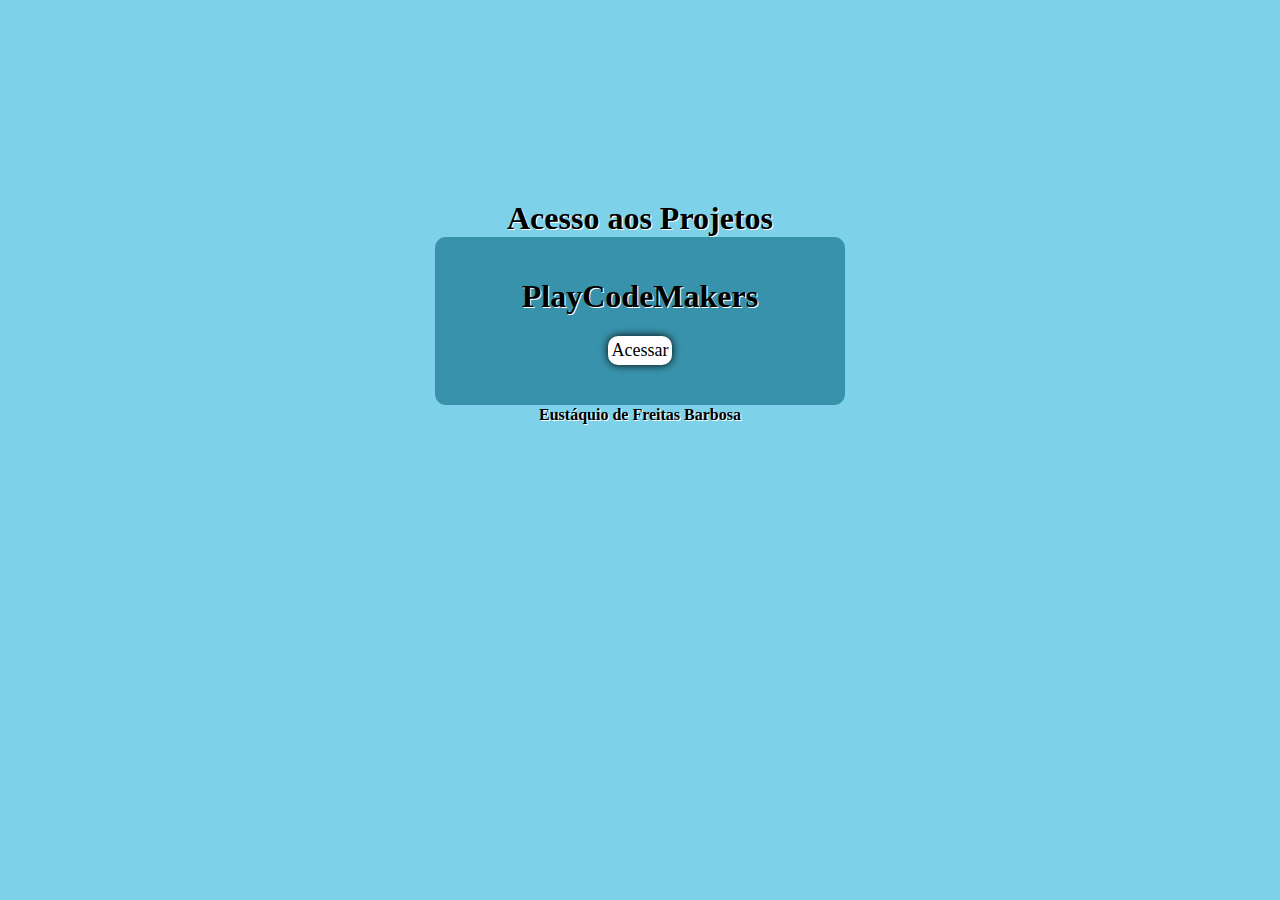
<file: index.html>
<!DOCTYPE html>
<html lang="en">
<head>
    <meta charset="UTF-8">
    <meta name="viewport" content="width=device-width, initial-scale=1.0">
    <meta http-equiv="X-UA-Compatible" content="ie=edge">
    <link rel="stylesheet" href="normalize.css">
    <link rel="stylesheet" href="estilo.css">
    <title>Projeto - PlayCodeMakers</title>
</head>
<body>
<center>
    <h1 class="titulo">Acesso aos Projetos</h1>
    <form >
         <h1>PlayCodeMakers</h1>
        <button class=botao><a href="pm-projeto004">Acessar</a></button>
    </form>
    <h4>Eustáquio de Freitas Barbosa</h4>
</center>

</body>
</html>
</file>
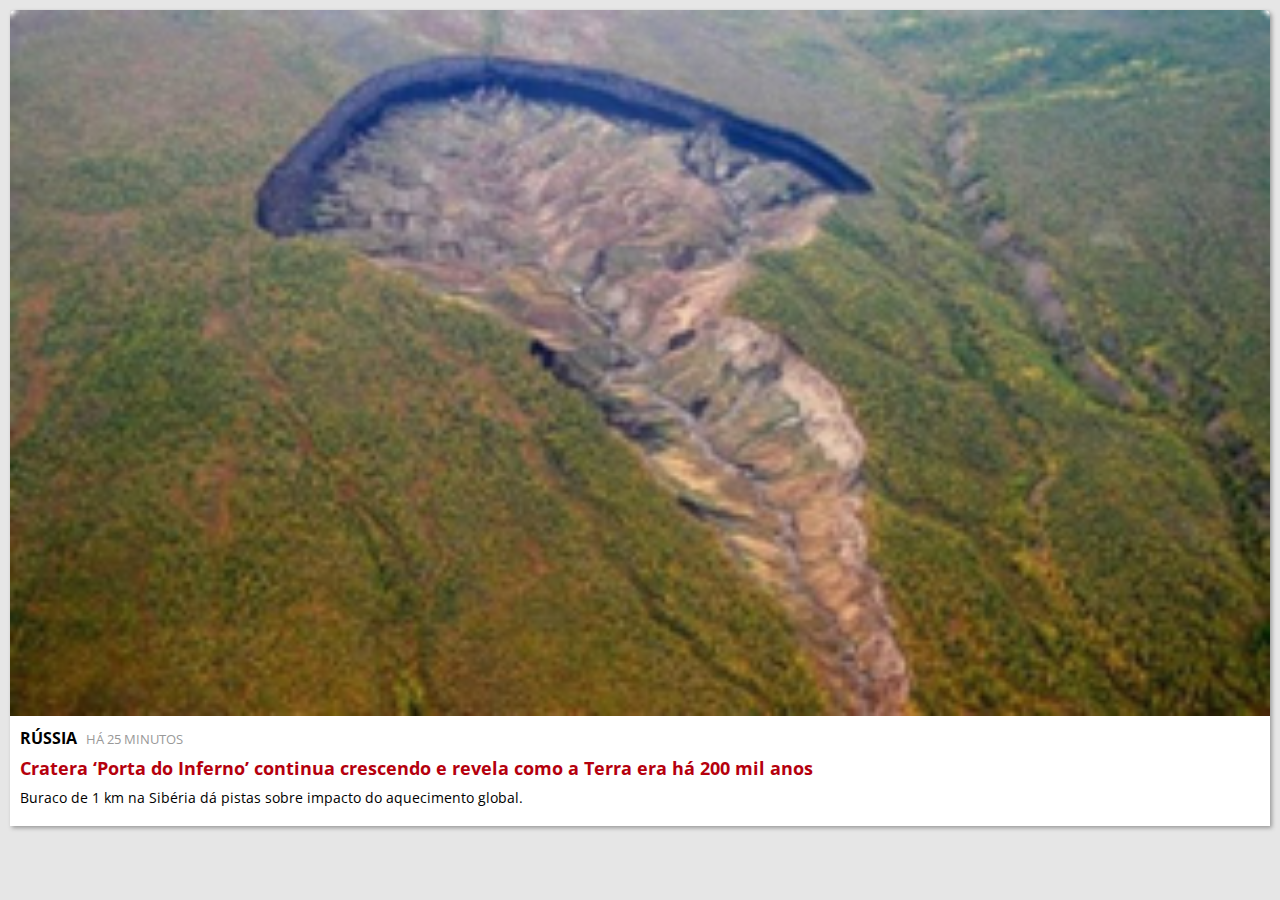
<file: pm-projeto002/index.html>
<!DOCTYPE html>
<html>
<head>
    <meta charset="utf-8" />
    <meta http-equiv="X-UA-Compatible" content="IE=edge">
    <meta name="viewport" content="width=device-width, initial-scale=1">
    <link rel="stylesheet" type="text/css" media="screen" href="normalize.css"/>
    <link rel="stylesheet" href="index.css">
    <link href="https://fonts.googleapis.com/css?family=Open+Sans" rel="stylesheet">
    <title>PlayCodeMakers-Projeto-002</title>
</head>
<body>
    <div class="noticia">
        <a 
            href="http://bit.ly/pm-proj002-noticia"><img src="cratera.png"  alt="Foto Cratera">
        </a>
        <div class="texto">
            <div class="detalhes">
                <span class="pais">rússia</span>
                <span class="tempo">há 25 minutos</span>
            </div>
            <h2><a href="http://bit.ly/pm-proj002-noticia">
                Cratera ‘Porta do Inferno’ continua crescendo e revela como a Terra era há 200 mil anos</a>
            </h2>
            <p>
                Buraco de 1 km na Sibéria dá pistas sobre impacto do aquecimento global.
            </p>
        </div>
    </div>
</body>
</html>
</file>
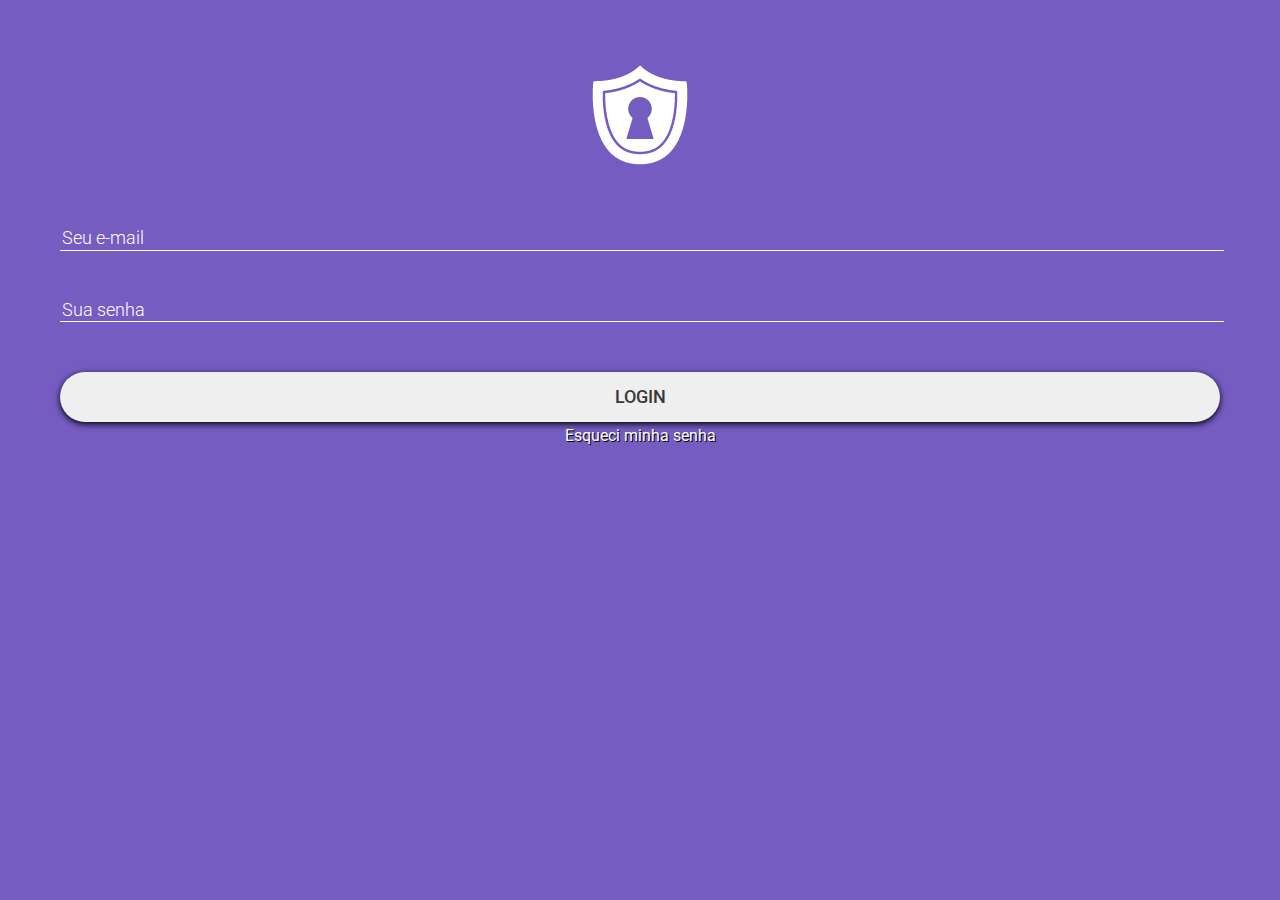
<file: pm-projeto003/index.html>
<!DOCTYPE html>
<html>
<head>
    <meta charset="utf-8" />
    <meta http-equiv="X-UA-Compatible" content="IE=edge">
    <meta name="viewport" content="width=device-width, initial-scale=1">
    <link href="https://fonts.googleapis.com/css?family=Roboto:300,400,500" rel="stylesheet">
    <link rel="stylesheet" type="text/css" media="screen" href="normalize.css" />
    <link rel="stylesheet" href="estilo.css">
    <title>PlayCodeMakers-Projeto-003</title>

</head>
<body>
    <img src="2-layers.png">
    <form action="">
        <input type="email" placeholder="Seu e-mail">
        <input type="password" placeholder="Sua senha">
       <button>Login</button>
    </form>
    <a href="senha.html">Esqueci minha senha</a>
    
    
</body>
</html>
</file>
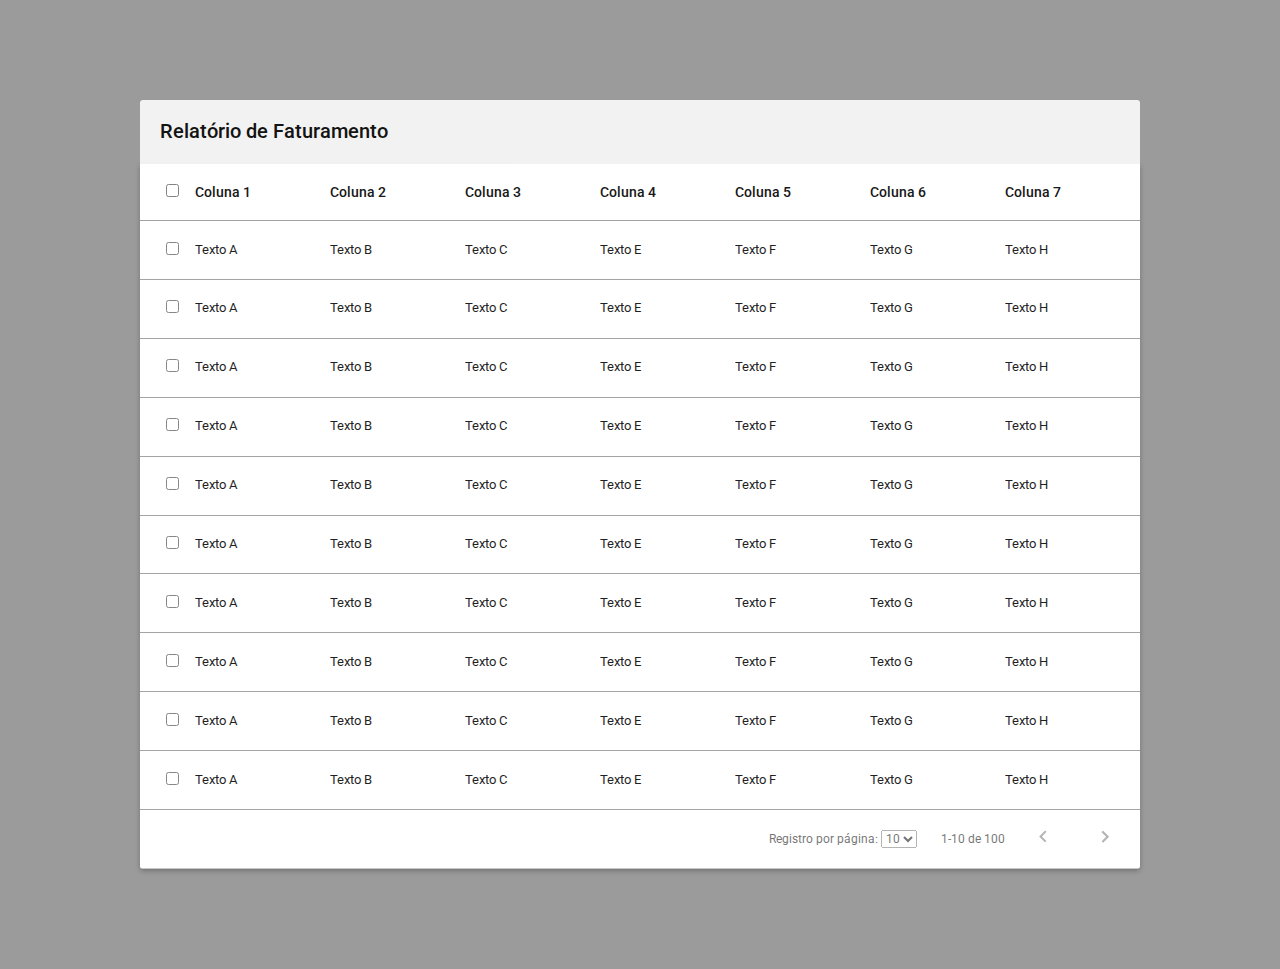
<file: pm-projeto005/index.html>
<!DOCTYPE html>
<html lang="en">
<head>
  <meta charset="UTF-8">
  <meta name="viewport" content="width=device-width, initial-scale=1.0">
  <meta http-equiv="X-UA-Compatible" content="ie=edge">
  <link href="https://fonts.googleapis.com/css?family=Roboto:400,500,700,900" rel="stylesheet">

  <link rel="stylesheet" href="normalize.css">
  <link rel="stylesheet" href="index.css">
  <title>PlayCodeMakers-Projeto-005</title>
</head>
<body>
  
    <table>
      <caption>
        <header>Relatório de Faturamento</header>
      </caption>
      <thead>
        <tr>
          <th><input type="checkbox"></th>
          <th>Coluna 1</th>
          <th>Coluna 2</th>
          <th>Coluna 3</th>
          <th>Coluna 4</th>
          <th>Coluna 5</th>
          <th>Coluna 6</th>
          <th>Coluna 7</th>
        </tr>
      </thead>
      <tbody>
        <tr>
          <td><input type="checkbox"></td>
          <td>Texto A</td>
          <td>Texto B</td>
          <td>Texto C</td>
          <td>Texto E</td>
          <td>Texto F</td>
          <td>Texto G</td>
          <td>Texto H</td>
        </tr>
        <tr>
          <td><input type="checkbox"></td>
          <td>Texto A</td>
          <td>Texto B</td>
          <td>Texto C</td>
          <td>Texto E</td>
          <td>Texto F</td>
          <td>Texto G</td>
          <td>Texto H</td>
        </tr>
        <tr>
          <td><input type="checkbox"></td>
          <td>Texto A</td>
          <td>Texto B</td>
          <td>Texto C</td>
          <td>Texto E</td>
          <td>Texto F</td>
          <td>Texto G</td>
          <td>Texto H</td>
        </tr>
        <tr>
          <td><input type="checkbox" name="" id=""></td>
          <td>Texto A</td>
          <td>Texto B</td>
          <td>Texto C</td>
          <td>Texto E</td>
          <td>Texto F</td>
          <td>Texto G</td>
          <td>Texto H</td>
        </tr>
        <tr>
          <td><input type="checkbox"></td>
          <td>Texto A</td>
          <td>Texto B</td>
          <td>Texto C</td>
          <td>Texto E</td>
          <td>Texto F</td>
          <td>Texto G</td>
          <td>Texto H</td>
        </tr>
        <tr>
          <td><input type="checkbox"></td>
          <td>Texto A</td>
          <td>Texto B</td>
          <td>Texto C</td>
          <td>Texto E</td>
          <td>Texto F</td>
          <td>Texto G</td>
          <td>Texto H</td>
        </tr>
        <tr>
          <td><input type="checkbox"></td>
          <td>Texto A</td>
          <td>Texto B</td>
          <td>Texto C</td>
          <td>Texto E</td>
          <td>Texto F</td>
          <td>Texto G</td>
          <td>Texto H</td>
        </tr>
        <tr>
          <td><input type="checkbox"></td>
          <td>Texto A</td>
          <td>Texto B</td>
          <td>Texto C</td>
          <td>Texto E</td>
          <td>Texto F</td>
          <td>Texto G</td>
          <td>Texto H</td>
        </tr>
        <tr>
          <td><input type="checkbox"></td>
          <td>Texto A</td>
          <td>Texto B</td>
          <td>Texto C</td>
          <td>Texto E</td>
          <td>Texto F</td>
          <td>Texto G</td>
          <td>Texto H</td>
        </tr>
        <tr>
          <td><input type="checkbox"></td>
          <td>Texto A</td>
          <td>Texto B</td>
          <td>Texto C</td>
          <td>Texto E</td>
          <td>Texto F</td>
          <td>Texto G</td>
          <td>Texto H</td>
        </tr>
      </tbody>
      <tfoot>
        <tr>
          <td colspan="8" class="rodape">
            Registro por página: 
            <select>
              <option value="10">10</option>
              <option value="20">20</option>
              <option value="30">30</option>
            </select>
            <span>1-10 de 100</span>
            <a href="#"><img src="anterior.png"></a>
            <a href="#"><img src="proximo.png" ></a>
        </tr>
      </tfoot>
    </table>
</body>
</html>
</file>
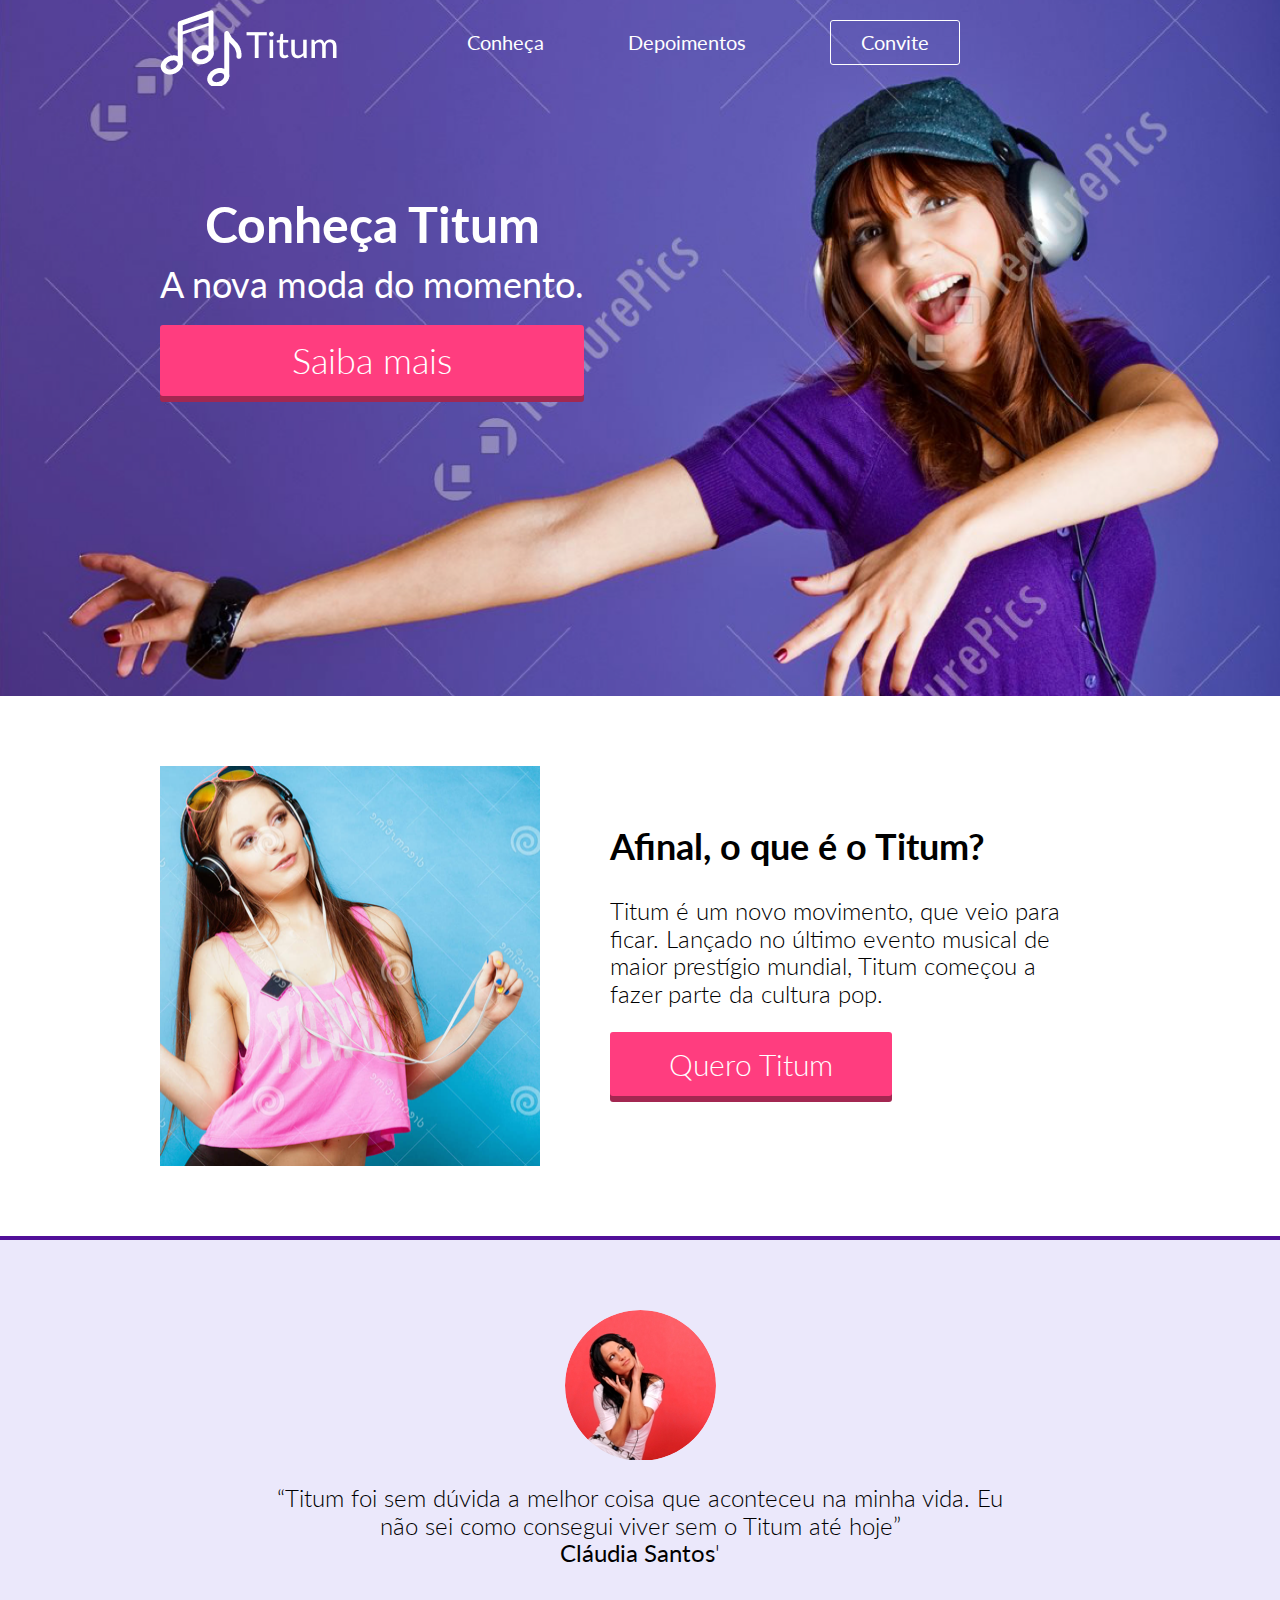
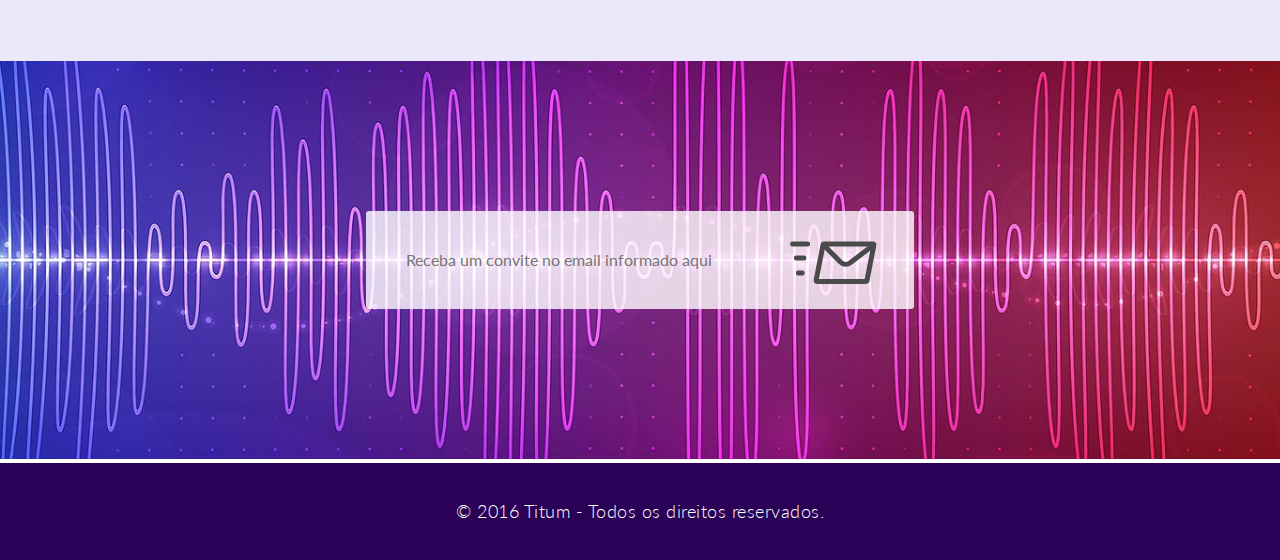
<file: pm-projeto007/index.html>
<!DOCTYPE html>
<html lang="en">
<head>
    <meta charset="UTF-8">
    <meta name="viewport" content="width=device-width, initial-scale=1.0">
    <meta http-equiv="X-UA-Compatible" content="ie=edge">
    <link href="https://fonts.googleapis.com/css?family=Lato:100,100i,300,300i,400,400i,700,700i,900,900i&amp;subset=latin-ext" rel="stylesheet">
    <link rel="stylesheet" href="css/normalize.css">
    <link rel="stylesheet" href="css/estilo.css">
    <title>Projeto 007 </title>
</head>
<body>
    <header>
        <div class="container">
          <h1>
            <span>Titum</span>
          </h1>
           <nav>
            <ul>
                <li><a href="#conheca">Conheça</a></li>
                <li><a href="#depoimento">Depoimentos</a></li>
                <li><a href="#convite">Convite</a></li>
            </ul>
           </nav>
        </div>
    </header> 
    <section id="topo">
        <div class="container">
            <div class="chamada">
                <h2>Conheça Titum</h2>
                <p>A nova moda do momento.</p>
                <a href="#conheca" class="botao">Saiba mais</a>
            </div>
        </div>
    </section>
    <section id="conheca">
        <div class="container">
            <img src="img/imgtitim.png">
            <div class="texto">
                <h2>Afinal, o que é o Titum?</h2>
                <p>Titum é um novo movimento, que veio para ficar. Lançado no último evento musical de maior prestígio mundial, Titum começou a fazer parte da cultura pop.</p>
                <a href="#convite" class="botao">Quero Titum</a>
            </div>
        </div>
    </section>
    <section id="depoimento">
        <div class="container">
                <img src="img/titim.png">
                <p>“Titum foi sem dúvida a melhor coisa que aconteceu na minha vida. Eu não sei como consegui viver sem o Titum até hoje”  <br>   <strong>Cláudia Santos</strong>'</p>
        </div>
    </section>
    <section id="convite">
        <div class="container">
            <form action="">
                    <input type="email" placeholder="Receba um convite no email informado aqui">
                    <button><span>Enviar</span></button>
                </form>
                </div>
        </div>
    </section>
    <footer>
        <div class="container">
                <div class="rodape">
                    <p> © 2016 Titum - Todos os direitos reservados.</p>
                </div>
        </div>
    </footer>
</body>
</html>
</file>
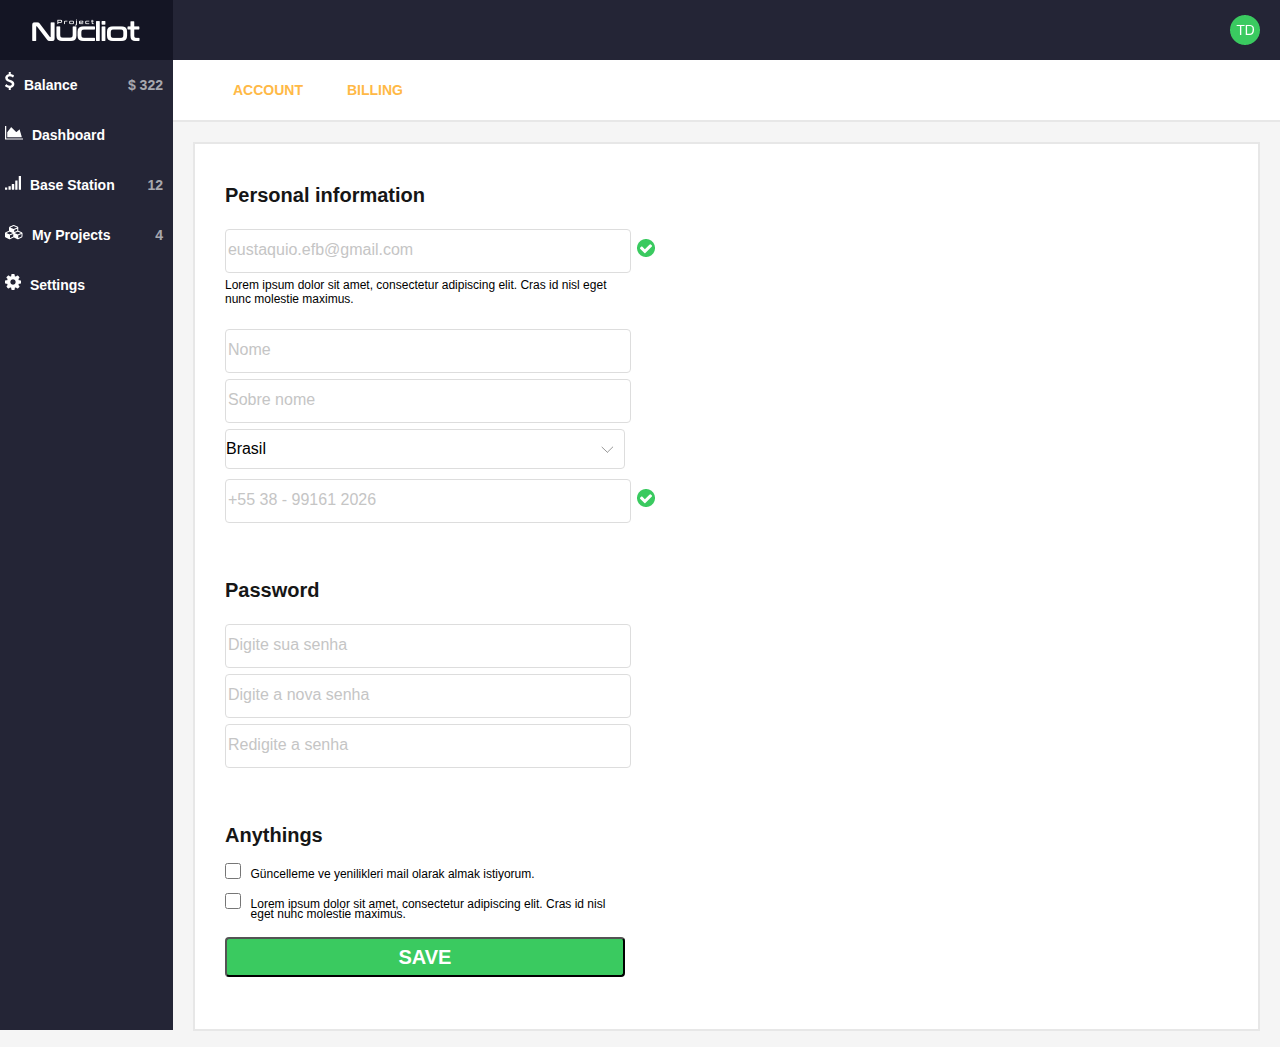
<file: pm-projeto008/index.html>
<!DOCTYPE html>
<html lang="en">
<head>
    <meta charset="UTF-8">
    <meta name="viewport" content="width=device-width, initial-scale=1.0">
    <meta http-equiv="X-UA-Compatible" content="ie=edge">
    <link rel="stylesheet" href="normalize.css">
    <link rel="stylesheet" href="estilo.css">
    <title>PlayCodeMakers-Projeto 008</title>
</head>
<body>
    
    <aside id="menuLateral">
       <nav>
        <h1><span>Nucliot</span></h1>
            <ul>
                <li><a href="#">
                   <img src="balance.png" alt="">
                    <span>Balance</span>                
                    <small>$ 322</small>
                </a></li>
                <li><a href="#">
                    <img src="Dashboard.png" alt="">
                    <span>Dashboard</span>                
                </a></li>
                <li><a href="#">
                    <img src="baseStaions.png">
                    <span>Base Station</span>
                    <small>12</small>
                </a></li>
                <li><a href="#">
                   <img src="myProjects.png">
                    <span>My Projects</span>                
                    <small>4</small>
                </a></li>
                <li><a href="#">
                   <img src="settings.png">
                    <span>Settings</span>
                </a></li>
            </ul>
        </nav>
    </aside>
    <section id="caixaPrincipal">
        <header>
            <img src="sair.png" alt="">
        </header>
        <div class="caixaModulo">
            <div class="caixaAbas">
                <ul>
                <li><a href="#">account</a></li>
                <li><a href="#">billing</a></li>
            </ul>
            </div>
            <div class="caixaFormulario">
                <div class="caixaPreencimento">
                   <div class="caixaCadastro">
                        <h2>Personal information</h2>
                        <p class="confima"><input type="email" placeholder="eustaquio.efb@gmail.com"></p>
                        <p>Lorem ipsum dolor sit amet, consectetur adipiscing elit. Cras id nisl eget nunc molestie maximus.</p>
                        <p><input type="text" placeholder="Nome"></p>
                        <p><input type="text" placeholder="Sobre nome"></p>
                        <p><select name="" id="caixaPais">
                            <option value="#">Brasil</option>
                            <option value="#">Chile</option>
                            <option value="#">Venezuela</option>
                            <option value="#">Colômbia</option>
                        </select></p>
                        <p class="confima"><input type="text" placeholder="+55 38 - 99161 2026"></p>
                    </div>
                    
                    <div class="caixaSenha">
                    <h2>Password </h2>
                        <p><input type="password" placeholder="Digite sua senha"></p>
                        <p><input type="password" placeholder="Digite a nova senha"></p>
                        <p><input type="password" placeholder="Redigite a senha"></p>
                    </div>
                    
                    <div class="caixaSalvar">
                        <h2>Anythings</h2>
                        <div class="marcar">
                            <input type="checkbox">
                            <p>Güncelleme ve yenilikleri mail olarak almak istiyorum.</p>
                        </div>
                        <div class="marcar">
                            <input type="checkbox">
                            <p>Lorem ipsum dolor sit amet, consectetur adipiscing elit. Cras id nisl eget nunc molestie maximus.</p>  
                        </div>
                        <button class="botao">save</button>
                    </div>
                </div>
            </div>
        </div>
    </section>
</body>
</html>
</file>
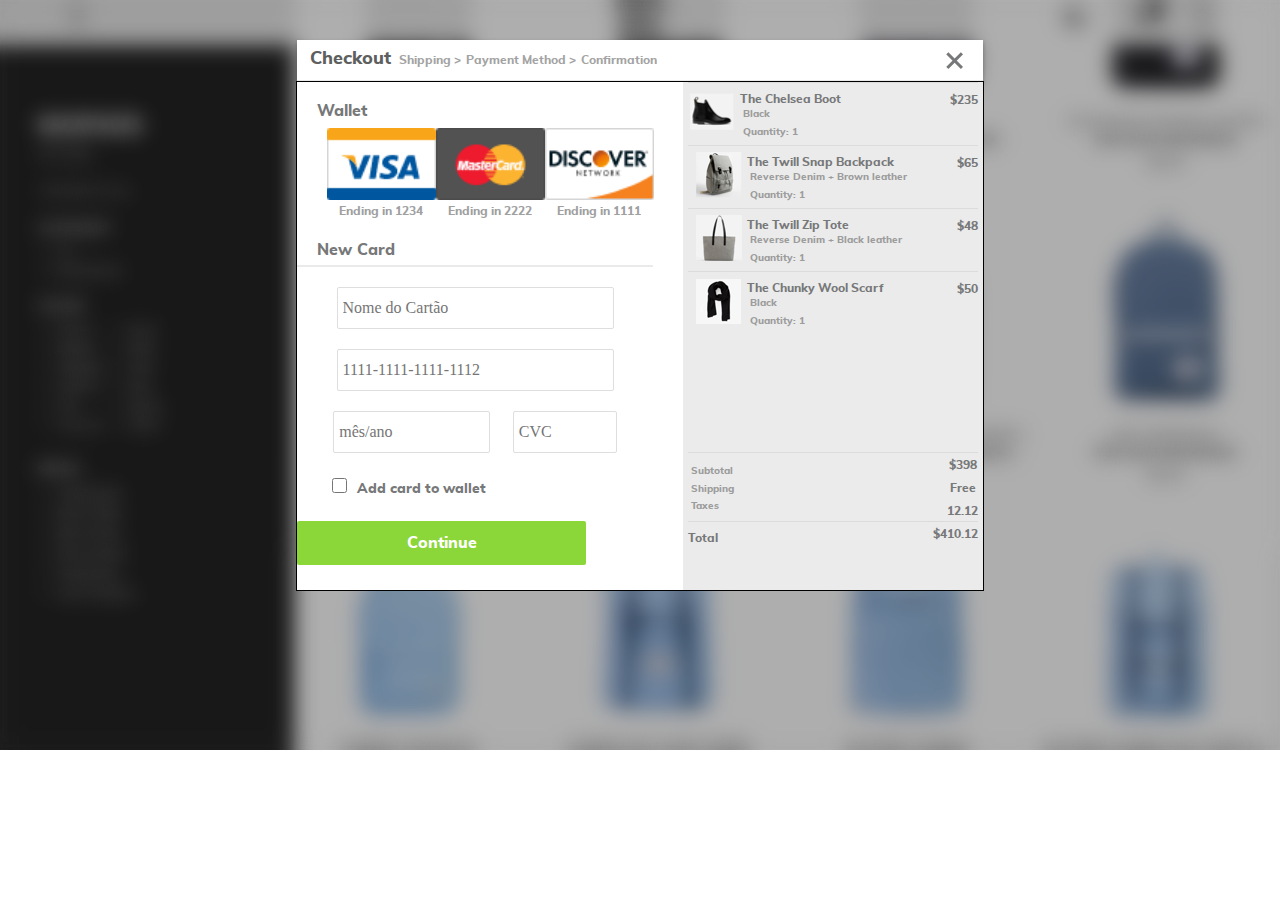
<file: pm-projeto009/index.html>
<!DOCTYPE html>
<html lang="en">
<head>
    <meta charset="UTF-8">
    <meta name="viewport" content="width=device-width, initial-scale=1.0">
    <meta http-equiv="X-UA-Compatible" content="ie=edge">
    <link rel="stylesheet" href="css/normalize.css">
    <link rel="stylesheet" href="css/estilo.css">
    <link rel="stylesheet" href="fonts/stylesheet.css">
    <title>PlayCodeMakers-Projeto 009</title>
</head>
<body>
    <center>
    <header>
        <h1>Checkout</h1>
        <p class="paragrafo">Shipping > </p>
        <p class="paragrafoMethod"> Payment Method ></p>
        <p class="paragrafo">Confirmation</p>
    </header>
    <div class="container">
        <section class="esquerdo">
           <h2 class="funcao">Wallet</h2>
            <div class="cartoes">
                <div class="visa">
                    <img src="img/visa.png" alt="">
                    <p>Ending in 1234</p>
                </div>
                <div class="master">
                    <img src="img/master.png" alt="">
                    <p>Ending in 2222</p>
                </div>
                <div class="discover">
                    <img src="img/discover.png" alt="">
                    <p>Ending in 1111</p>
                </div>
            </div>
            <div class="novoCartao">
                <h2 class="funcao">New Card</h2>
                <div class="dados">
                    <ul>
                        <li><input type="text" placeholder="Nome do Cartão"></li>
                        <li><input type="text" placeholder="1111-1111-1111-1112"></li>
                        <li><input class="mesAno" type="text" size="2" maxlength="2" placeholder="mês/ano"><input class="cvc" type="text" size="3" maxlength="3" placeholder="CVC"></li>
                        <p><input class="contrato" type="checkbox">Add card to wallet</p>
                    </ul>
                </div>
                <bottom>Continue</bottom>
            </div>
        </section>
        <section class="direito">
            <div class="mercadoria">
                 <div class="produto">
                     <img src="img/sapato.png" alt="">
                 </div>
                 <div class="valores">
                     <h2>The Chelsea Boot</h2> 
                     <p>Black
                     <p>Quantity: 1</p>
                 </div>
                 <span>$235</span>
            </div>
            <div class="mercadoria">
                 <div class="produto">
                     <img src="img/bolsa.png" alt="">
                 </div>
                 <div class="valores">
                     <h2>The Twill Snap Backpack</h2> 
                     <p>Reverse Denim + Brown leather</p>
                     <p>Quantity: 1</p>
                 </div>
                 <span>$65</span>
            </div>
            <div class="mercadoria">
                <div class="produto">
                     <img src="img/bolsa2.png" alt="">
                 </div>
                 <div class="valores">
                     <h2>The Twill Zip Tote</h2> 
                     <p>Reverse Denim + Black leather</p>
                     <p>Quantity: 1</p>
                 </div>
                 <span>$48</span>
            </div>
            <div class="mercadoria">
                <div class="produto">
                     <img src="img/cal%C3%A7a.png" alt="">
                 </div>
                 <div class="valores">
                     <h2>The Chunky Wool Scarf</h2> 
                     <p>Black</p>
                     <p>Quantity: 1</p>
                 </div>
                 <span>$50</span>
            </div>
            <div class="carrinho">
                <div class="mercadoria">
                 <div class="valores">
                     <p>Subtotal</p> 
                     <p>Shipping</p>
                     <p>Taxes</p>
                 </div>
                 <div class="preco">
                     <span>$398</span>
                     <span>Free</span>
                     <span>12.12</span>
                 </div>
                 
                </div>
                
                 <div class="mercadoria">
                 <div class="valores">
                     <h2>Total</h2> 
                 </div>
                 <div class="preco">
                     <span>$410.12</span>
                 </div>
                 
            </div>
            </div>
        </section>
    </div>
    </center>
</body>
</html>
</file>
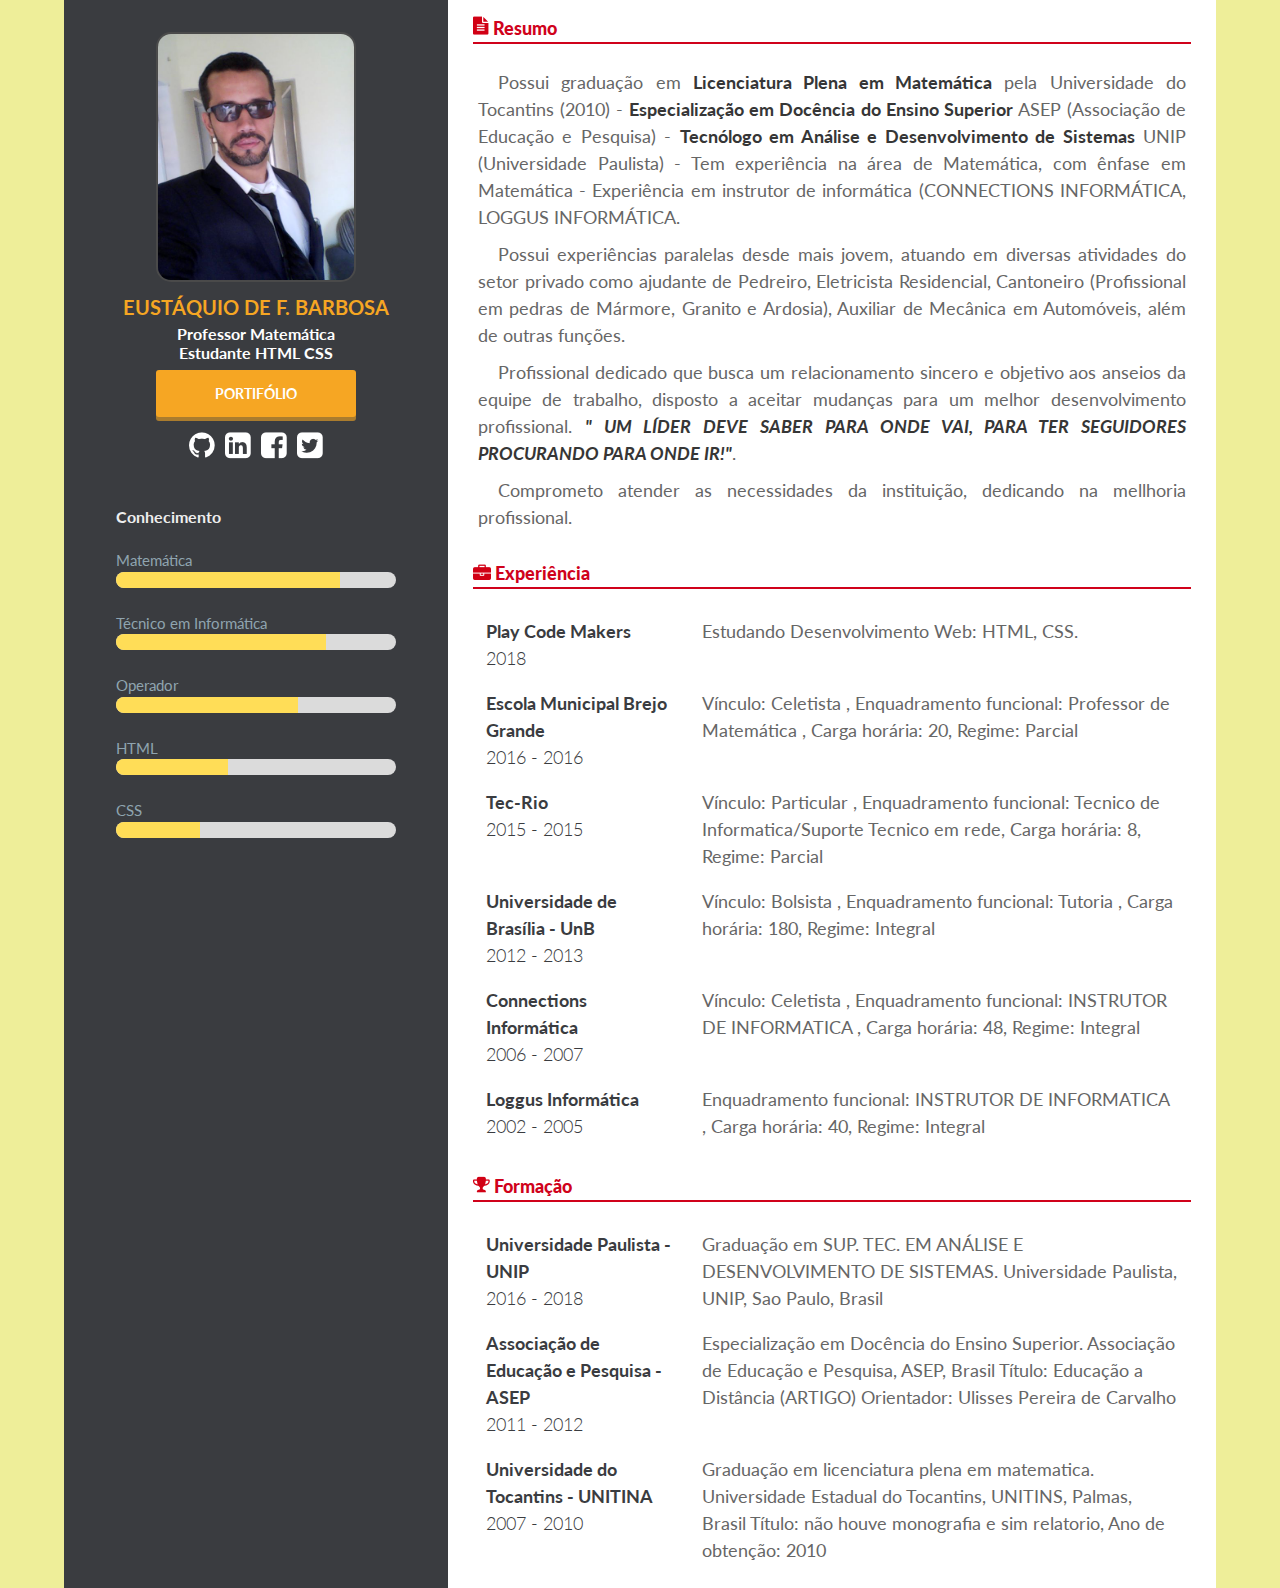
<file: pm-projeto010/index.html>
<!DOCTYPE html>
<html lang="en">
<head>
    <meta charset="UTF-8">
    <meta name="viewport" content="width=device-width, initial-scale=1.0">
    <meta http-equiv="X-UA-Compatible" content="ie=edge">
    <link href="https://fonts.googleapis.com/css?family=Lato:300,300i,400,400i,700,700i,900,900i" rel="stylesheet">
    <link rel="stylesheet" href="../bulma.min.css">
    <link rel="stylesheet" href="css/lateral.css">
    <link rel="stylesheet" href="css/principal.css">
    <link rel="stylesheet" href="css/estilo.css">
    <title>PlayCodeMakers-Projeto 010</title>
</head>
<body>
		<div class="container">
			<div class="column is-4 menuLateral">
				<div class="perfil">
					<img src="img/perfil.jpeg">
					<h1>Eustáquio de F. Barbosa</h1>
					<h2>Professor Matemática</h2>
					<h2>Estudante HTML CSS</h2>
					<a href="../pm-projeto004/" class="botao">Portifólio</a>
				</div>
				<div class="social">
					<a href="https://eustaquiofreitas.github.io/pm-projetos/" target="_blank"><img src="img/github.png"></a>
					<a href=""><img src="img/linkDim.png" alt=""></a>
					<a href=""><img src="img/facebook.png" alt=""></a>
					<a href=""><img src="img/twiter.png" alt=""></a>
				</div>
				<div class="conhecimento">
					<h2>Conhecimento</h2>
						<p>Matemática</p>
						<progress class="progress is-warning" value="80" max="100"></progress>
						<p>Técnico em Informática</p>
						<progress class="progress is-warning" value="75" max="100">75%</progress>
						<p>Operador </p>
						<progress class="progress is-warning" value="65" max="100">75%</progress>
						<p>HTML</p>
						<progress class="progress is-warning" value="40" max="100">75%</progress>
						<p>CSS</p>
						<progress class="progress is-warning" value="30" max="100">75%</progress>
				</div>
			</div>
			<div class="column is-8 principal">
                        <caption>  <h2 class="titulo"><img src="img/resumo.png"> Resumo</h2></caption>
                          <table class="table">
                           <tr>
                                <p>
                                    Possui graduação em <strong>Licenciatura Plena em Matemática</strong> pela Universidade do Tocantins (2010) - <strong>Especialização em Docência do Ensino Superior</strong> ASEP (Associação de Educação e Pesquisa) - <strong>Tecnólogo em Análise e Desenvolvimento de Sistemas</strong> UNIP (Universidade Paulista) - Tem experiência na área de Matemática, com ênfase em Matemática - Experiência em instrutor de informática (CONNECTIONS INFORMÁTICA, LOGGUS INFORMÁTICA.
                                </p>
                                <p>
                                    Possui experiências paralelas desde mais jovem, atuando em diversas atividades do setor privado como ajudante de Pedreiro, Eletricista Residencial, Cantoneiro (Profissional em pedras de Mármore, Granito e Ardosia), Auxiliar de Mecânica em Automóveis, além de outras funções.
                                </p>
                                <p>
                                    Profissional dedicado que busca um relacionamento sincero e objetivo aos anseios da equipe de trabalho, disposto a aceitar mudanças para um melhor desenvolvimento profissional. <strong><i>" UM LÍDER DEVE SABER PARA ONDE VAI, PARA TER SEGUIDORES PROCURANDO PARA ONDE IR!"</i></strong>.
                                </p>
                                <p>
                                    Comprometo atender as necessidades da instituição, dedicando na mellhoria profissional.
                                </p>
                           </tr>
                       </table>
                       <table class="table">
                        <caption><h2 class="titulo"><img src="img/experiencia.png"> Experiência</h2></caption>
                        <tr>
                            <th>Play Code Makers <span>2018</span>  </th>
                            <td> Estudando Desenvolvimento Web: HTML, CSS.</td>
                        </tr>
                        <tr>
                            <th>Escola Municipal Brejo Grande  <span>2016 - 2016</span></th>
                            <td> Vínculo: Celetista , Enquadramento funcional: Professor de Matemática , Carga horária: 20, Regime: Parcial </td>
                        </tr>
                        <tr>
                            <th> Tec-Rio <span>2015 - 2015</span>  </th>
                            <td> Vínculo: Particular , Enquadramento funcional: Tecnico de Informatica/Suporte Tecnico em rede, Carga horária: 8, Regime: Parcial </td>
                        </tr>
                        <tr>
                            <th>Universidade de Brasília - UnB <span>2012 - 2013</span></th>
                            <td> Vínculo: Bolsista , Enquadramento funcional: Tutoria , Carga horária: 180, Regime: Integral </td>
                        </tr>
                        <tr>
                            <th> Connections Informática <span>2006 - 2007</span> </th>
                            <td> Vínculo: Celetista , Enquadramento funcional: INSTRUTOR DE INFORMATICA , Carga horária: 48, Regime: Integral </td>
                        </tr>
                        <tr>
                            <th>  Loggus Informática <span>2002 - 2005</span> </th>
                            <td> Enquadramento funcional: INSTRUTOR DE INFORMATICA , Carga horária: 40, Regime: Integral </td>
                        </tr>
                       </table>
                       <table class="table">
                          <caption><h2 class="titulo"><img src="img/formacao.png"> Formação</h2></caption>
                           <tr>
                               <th> Universidade Paulista - UNIP <span>2016 - 2018</span></th>
                               <td>Graduação em SUP. TEC. EM ANÁLISE E DESENVOLVIMENTO DE SISTEMAS. Universidade Paulista, UNIP, Sao Paulo, Brasil </td>
                           </tr>
                           <tr>
                               <th>Associação de Educação e Pesquisa - ASEP <span>2011 - 2012</span></th>
                               <td>Especialização em Docência do Ensino Superior. Associação de Educação e Pesquisa, ASEP, Brasil Título: Educação a Distância (ARTIGO) Orientador: Ulisses Pereira de Carvalho </td>
                           </tr>
                           <tr>
                               <th>Universidade do Tocantins - UNITINA <span>2007 - 2010</span></th>
                               <td>Graduação em licenciatura plena em matematica. Universidade Estadual do Tocantins, UNITINS, Palmas, Brasil Título: não houve monografia e sim relatorio, Ano de obtenção: 2010 </td>
                           </tr>
                       </table>
            </div>
    </div>
</body>
</html>
</file>
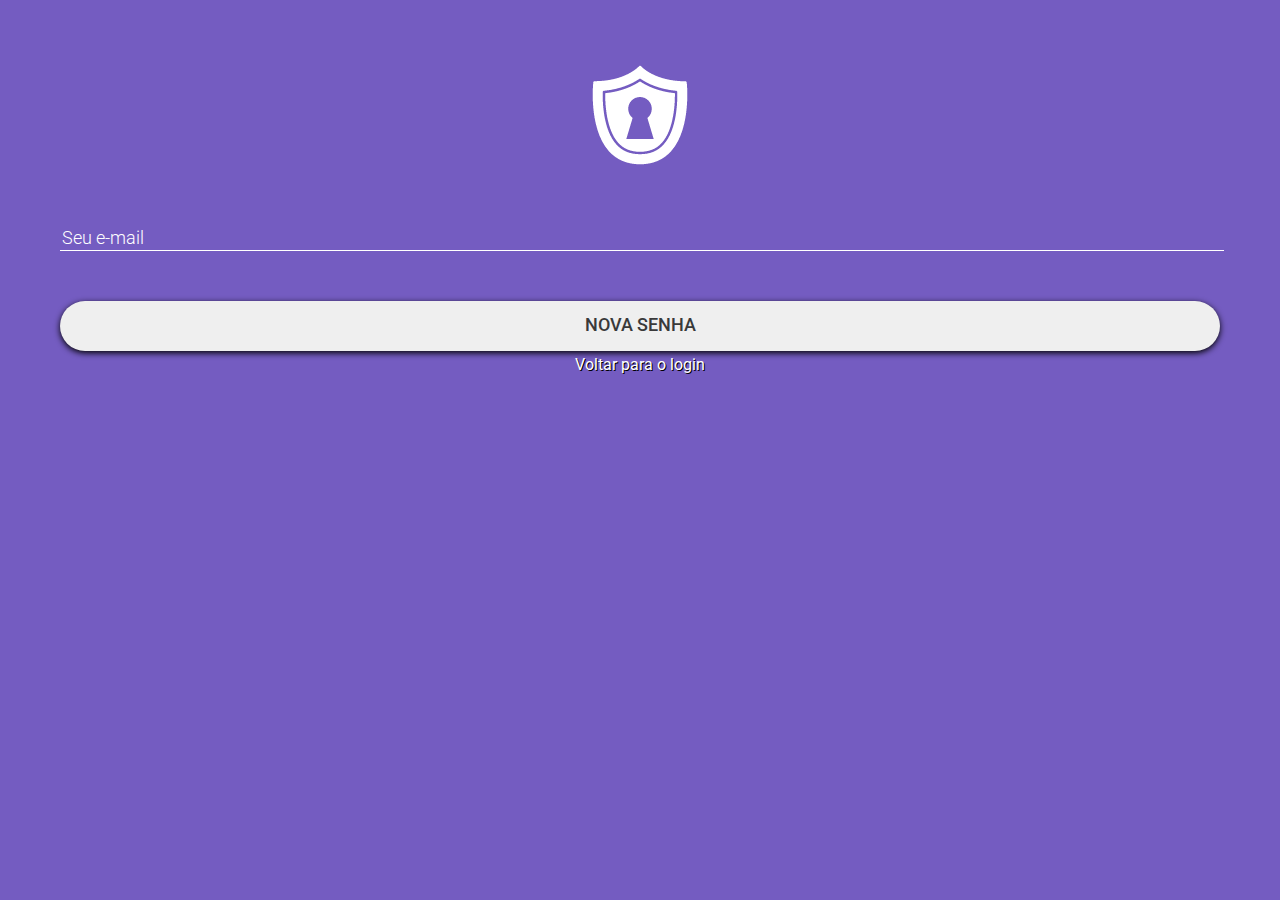
<file: pm-projeto003/senha.html>
<!DOCTYPE html>
<html>
<head>
    <meta charset="utf-8" />
    <meta http-equiv="X-UA-Compatible" content="IE=edge">
    <title>Recuperar senha</title>
    <meta name="viewport" content="width=device-width, initial-scale=1">
    <link href="https://fonts.googleapis.com/css?family=Roboto:300,400,500" rel="stylesheet">
    <link rel="stylesheet" type="text/css" media="screen" href="normalize.css" />
    <link rel="stylesheet" href="estilo.css">

</head>
<body>
        <img src="2-layers.png">
        <form action="">
            <input type="email" placeholder="Seu e-mail">
           <button>Nova senha</button>
        </form>
        <a href="index.html">Voltar para o login</a>
</body
</file>
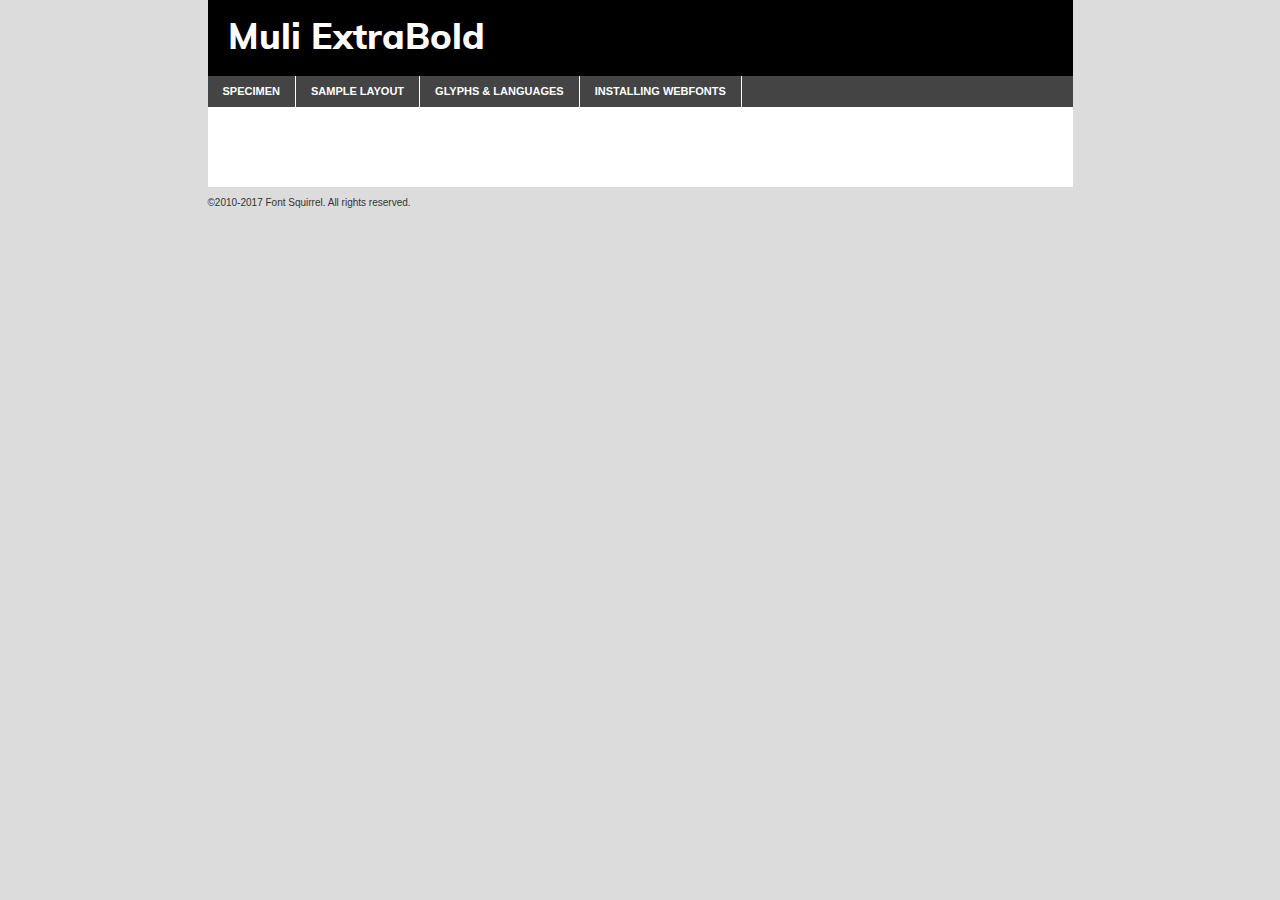
<file: pm-projeto009/fonts/muli-extrabold-demo.html>
<!DOCTYPE html PUBLIC "-//W3C//DTD XHTML 1.0 Transitional//EN"
	"http://www.w3.org/TR/xhtml1/DTD/xhtml1-transitional.dtd">

<html xmlns="http://www.w3.org/1999/xhtml" xml:lang="en" lang="en">
<head>
	<meta http-equiv="Content-Type" content="text/html; charset=utf-8" />
	<script src="http://ajax.googleapis.com/ajax/libs/jquery/1.7.2/jquery.min.js" type="text/javascript" charset="utf-8"></script>
	<script type="text/javascript">
	(function($){$.fn.easyTabs=function(option){var param=jQuery.extend({fadeSpeed:"fast",defaultContent:1,activeClass:'active'},option);$(this).each(function(){var thisId="#"+this.id;if(param.defaultContent==''){param.defaultContent=1;}
	if(typeof param.defaultContent=="number")
	{var defaultTab=$(thisId+" .tabs li:eq("+(param.defaultContent-1)+") a").attr('href').substr(1);}else{var defaultTab=param.defaultContent;}
	$(thisId+" .tabs li a").each(function(){var tabToHide=$(this).attr('href').substr(1);$("#"+tabToHide).addClass('easytabs-tab-content');});hideAll();changeContent(defaultTab);function hideAll(){$(thisId+" .easytabs-tab-content").hide();}
	function changeContent(tabId){hideAll();$(thisId+" .tabs li").removeClass(param.activeClass);$(thisId+" .tabs li a[href=#"+tabId+"]").closest('li').addClass(param.activeClass);if(param.fadeSpeed!="none")
	{$(thisId+" #"+tabId).fadeIn(param.fadeSpeed);}else{$(thisId+" #"+tabId).show();}}
	$(thisId+" .tabs li").click(function(){var tabId=$(this).find('a').attr('href').substr(1);changeContent(tabId);return false;});});}})(jQuery);
	</script>
	<link rel="stylesheet" href="specimen_files/specimen_stylesheet.css" type="text/css" charset="utf-8" />
	<link rel="stylesheet" href="stylesheet.css" type="text/css" charset="utf-8" />

	<style type="text/css">
					body{
				font-family: 'muliextrabold';
							}
		</style>

	<title>Muli ExtraBold Specimen</title>
	
	
	<script type="text/javascript" charset="utf-8">
		$(document).ready(function() {
			$('#container').easyTabs({defaultContent:1});
		});
	</script>
</head>

<body>
<div id="container">
	<div id="header">
		Muli ExtraBold	</div>
	<ul class="tabs">
		<li><a href="#specimen">Specimen</a></li>
		<li><a href="#layout">Sample Layout</a></li>
				<li><a href="#glyphs">Glyphs &amp; Languages</a></li>
		<li><a href="#installing">Installing Webfonts</a></li>
		
	</ul>
	
	<div id="main_content">

		
			<div id="specimen">
		
				<div class="section">
					<div class="grid12 firstcol">
						<div class="huge">AaBb</div>
					</div>
				</div>
		
				<div class="section">
					<div class="glyph_range">A&#x200B;B&#x200b;C&#x200b;D&#x200b;E&#x200b;F&#x200b;G&#x200b;H&#x200b;I&#x200b;J&#x200b;K&#x200b;L&#x200b;M&#x200b;N&#x200b;O&#x200b;P&#x200b;Q&#x200b;R&#x200b;S&#x200b;T&#x200b;U&#x200b;V&#x200b;W&#x200b;X&#x200b;Y&#x200b;Z&#x200b;a&#x200b;b&#x200b;c&#x200b;d&#x200b;e&#x200b;f&#x200b;g&#x200b;h&#x200b;i&#x200b;j&#x200b;k&#x200b;l&#x200b;m&#x200b;n&#x200b;o&#x200b;p&#x200b;q&#x200b;r&#x200b;s&#x200b;t&#x200b;u&#x200b;v&#x200b;w&#x200b;x&#x200b;y&#x200b;z&#x200b;1&#x200b;2&#x200b;3&#x200b;4&#x200b;5&#x200b;6&#x200b;7&#x200b;8&#x200b;9&#x200b;0&#x200b;&amp;&#x200b;.&#x200b;,&#x200b;?&#x200b;!&#x200b;&#64;&#x200b;(&#x200b;)&#x200b;#&#x200b;$&#x200b;%&#x200b;*&#x200b;+&#x200b;-&#x200b;=&#x200b;:&#x200b;;</div>
				</div>
				<div class="section">
					<div class="grid12 firstcol">
						<table class="sample_table">
							<tr><td>10</td><td class="size10">abcdefghijklmnopqrstuvwxyzABCDEFGHIJKLMNOPQRSTUVWXYZ0123456789abcdefghijklmnopqrstuvwxyzABCDEFGHIJKLMNOPQRSTUVWXYZ0123456789abcdefghijklmnopqrstuvwxyzABCDEFGHIJKLMNOPQRSTUVWXYZ</td></tr>
							<tr><td>11</td><td class="size11">abcdefghijklmnopqrstuvwxyzABCDEFGHIJKLMNOPQRSTUVWXYZ0123456789abcdefghijklmnopqrstuvwxyzABCDEFGHIJKLMNOPQRSTUVWXYZ0123456789abcdefghijklmnopqrstuvwxyzABCDEFGHIJKLMNOPQRSTUVWXYZ</td></tr>
							<tr><td>12</td><td class="size12">abcdefghijklmnopqrstuvwxyzABCDEFGHIJKLMNOPQRSTUVWXYZ0123456789abcdefghijklmnopqrstuvwxyzABCDEFGHIJKLMNOPQRSTUVWXYZ0123456789abcdefghijklmnopqrstuvwxyzABCDEFGHIJKLMNOPQRSTUVWXYZ</td></tr>
							<tr><td>13</td><td class="size13">abcdefghijklmnopqrstuvwxyzABCDEFGHIJKLMNOPQRSTUVWXYZ0123456789abcdefghijklmnopqrstuvwxyzABCDEFGHIJKLMNOPQRSTUVWXYZ0123456789abcdefghijklmnopqrstuvwxyzABCDEFGHIJKLMNOPQRSTUVWXYZ</td></tr>
							<tr><td>14</td><td class="size14">abcdefghijklmnopqrstuvwxyzABCDEFGHIJKLMNOPQRSTUVWXYZ0123456789abcdefghijklmnopqrstuvwxyzABCDEFGHIJKLMNOPQRSTUVWXYZ0123456789abcdefghijklmnopqrstuvwxyzABCDEFGHIJKLMNOPQRSTUVWXYZ</td></tr>
							<tr><td>16</td><td class="size16">abcdefghijklmnopqrstuvwxyzABCDEFGHIJKLMNOPQRSTUVWXYZ0123456789abcdefghijklmnopqrstuvwxyzABCDEFGHIJKLMNOPQRSTUVWXYZ</td></tr>
							<tr><td>18</td><td class="size18">abcdefghijklmnopqrstuvwxyzABCDEFGHIJKLMNOPQRSTUVWXYZ0123456789abcdefghijklmnopqrstuvwxyzABCDEFGHIJKLMNOPQRSTUVWXYZ</td></tr>
							<tr><td>20</td><td class="size20">abcdefghijklmnopqrstuvwxyzABCDEFGHIJKLMNOPQRSTUVWXYZ0123456789abcdefghijklmnopqrstuvwxyzABCDEFGHIJKLMNOPQRSTUVWXYZ</td></tr>
							<tr><td>24</td><td class="size24">abcdefghijklmnopqrstuvwxyzABCDEFGHIJKLMNOPQRSTUVWXYZ0123456789abcdefghijklmnopqrstuvwxyzABCDEFGHIJKLMNOPQRSTUVWXYZ</td></tr>
							<tr><td>30</td><td class="size30">abcdefghijklmnopqrstuvwxyzABCDEFGHIJKLMNOPQRSTUVWXYZ0123456789abcdefghijklmnopqrstuvwxyzABCDEFGHIJKLMNOPQRSTUVWXYZ</td></tr>
							<tr><td>36</td><td class="size36">abcdefghijklmnopqrstuvwxyzABCDEFGHIJKLMNOPQRSTUVWXYZ0123456789abcdefghijklmnopqrstuvwxyzABCDEFGHIJKLMNOPQRSTUVWXYZ</td></tr>
							<tr><td>48</td><td class="size48">abcdefghijklmnopqrstuvwxyzABCDEFGHIJKLMNOPQRSTUVWXYZ0123456789abcdefghijklmnopqrstuvwxyzABCDEFGHIJKLMNOPQRSTUVWXYZ</td></tr>
							<tr><td>60</td><td class="size60">abcdefghijklmnopqrstuvwxyzABCDEFGHIJKLMNOPQRSTUVWXYZ0123456789abcdefghijklmnopqrstuvwxyzABCDEFGHIJKLMNOPQRSTUVWXYZ</td></tr>
							<tr><td>72</td><td class="size72">abcdefghijklmnopqrstuvwxyzABCDEFGHIJKLMNOPQRSTUVWXYZ0123456789abcdefghijklmnopqrstuvwxyzABCDEFGHIJKLMNOPQRSTUVWXYZ</td></tr>
							<tr><td>90</td><td class="size90">abcdefghijklmnopqrstuvwxyzABCDEFGHIJKLMNOPQRSTUVWXYZ0123456789abcdefghijklmnopqrstuvwxyzABCDEFGHIJKLMNOPQRSTUVWXYZ</td></tr>
						</table>
				
					</div>
			
				</div>
		
		
		
								<div class="section" id="bodycomparison">


										<div id="xheight">
				<div class="fontbody">&#x25FC;&#x25FC;&#x25FC;&#x25FC;&#x25FC;&#x25FC;&#x25FC;&#x25FC;&#x25FC;&#x25FC;&#x25FC;&#x25FC;&#x25FC;&#x25FC;&#x25FC;&#x25FC;&#x25FC;&#x25FC;&#x25FC;&#x25FC;&#x25FC;&#x25FC;&#x25FC;&#x25FC;&#x25FC;&#x25FC;&#x25FC;&#x25FC;&#x25FC;&#x25FC;&#x25FC;&#x25FC;&#x25FC;&#x25FC;&#x25FC;&#x25FC;&#x25FC;&#x25FC;&#x25FC;&#x25FC;&#x25FC;&#x25FC;&#x25FC;&#x25FC;&#x25FC;&#x25FC;&#x25FC;&#x25FC;&#x25FC;&#x25FC;&#x25FC;&#x25FC;&#x25FC;&#x25FC;&#x25FC;&#x25FC;&#x25FC;&#x25FC;&#x25FC;&#x25FC;&#x25FC;&#x25FC;&#x25FC;&#x25FC;&#x25FC;&#x25FC;&#x25FC;&#x25FC;&#x25FC;&#x25FC;&#x25FC;&#x25FC;&#x25FC;&#x25FC;&#x25FC;&#x25FC;&#x25FC;&#x25FC;&#x25FC;&#x25FC;&#x25FC;&#x25FC;&#x25FC;&#x25FC;&#x25FC;&#x25FC;&#x25FC;&#x25FC;&#x25FC;&#x25FC;&#x25FC;&#x25FC;&#x25FC;&#x25FC;&#x25FC;&#x25FC;&#x25FC;&#x25FC;&#x25FC;body</div><div class="arialbody">body</div><div class="verdanabody">body</div><div class="georgiabody">body</div></div>
										<div class="fontbody" style="z-index:1">
											body<span>Muli ExtraBold</span>
										</div>
										<div class="arialbody" style="z-index:1">
											body<span>Arial</span>
										</div>
										<div class="verdanabody" style="z-index:1">
											body<span>Verdana</span>
										</div>
										<div class="georgiabody" style="z-index:1">
											body<span>Georgia</span>
										</div>



								</div>
		
		
				<div class="section psample psample_row1" id="">
					
					<div class="grid2 firstcol">
						<p class="size10"><span>10.</span>Aenean lacinia bibendum nulla sed consectetur. Fusce dapibus, tellus ac cursus commodo, tortor mauris condimentum nibh, ut fermentum massa justo sit amet risus. Nullam id dolor id nibh ultricies vehicula ut id elit. Cum sociis natoque penatibus et magnis dis parturient montes, nascetur ridiculus mus. Nulla vitae elit libero, a pharetra augue.</p>
			
					</div>
					<div class="grid3">
						<p class="size11"><span>11.</span>Aenean lacinia bibendum nulla sed consectetur. Fusce dapibus, tellus ac cursus commodo, tortor mauris condimentum nibh, ut fermentum massa justo sit amet risus. Nullam id dolor id nibh ultricies vehicula ut id elit. Cum sociis natoque penatibus et magnis dis parturient montes, nascetur ridiculus mus. Nulla vitae elit libero, a pharetra augue.</p>
			
					</div>
					<div class="grid3">
						<p class="size12"><span>12.</span>Aenean lacinia bibendum nulla sed consectetur. Fusce dapibus, tellus ac cursus commodo, tortor mauris condimentum nibh, ut fermentum massa justo sit amet risus. Nullam id dolor id nibh ultricies vehicula ut id elit. Cum sociis natoque penatibus et magnis dis parturient montes, nascetur ridiculus mus. Nulla vitae elit libero, a pharetra augue.</p>
			
					</div>
					<div class="grid4">
						<p class="size13"><span>13.</span>Aenean lacinia bibendum nulla sed consectetur. Fusce dapibus, tellus ac cursus commodo, tortor mauris condimentum nibh, ut fermentum massa justo sit amet risus. Nullam id dolor id nibh ultricies vehicula ut id elit. Cum sociis natoque penatibus et magnis dis parturient montes, nascetur ridiculus mus. Nulla vitae elit libero, a pharetra augue.</p>
			
					</div>
					<div class="white_blend"></div>
					
				</div>
				<div class="section psample psample_row2" id="">
					<div class="grid3 firstcol">
						<p class="size14"><span>14.</span>Aenean lacinia bibendum nulla sed consectetur. Fusce dapibus, tellus ac cursus commodo, tortor mauris condimentum nibh, ut fermentum massa justo sit amet risus. Nullam id dolor id nibh ultricies vehicula ut id elit. Cum sociis natoque penatibus et magnis dis parturient montes, nascetur ridiculus mus. Nulla vitae elit libero, a pharetra augue.</p>
			
					</div>
					<div class="grid4">
						<p class="size16"><span>16.</span>Aenean lacinia bibendum nulla sed consectetur. Fusce dapibus, tellus ac cursus commodo, tortor mauris condimentum nibh, ut fermentum massa justo sit amet risus. Nullam id dolor id nibh ultricies vehicula ut id elit. Cum sociis natoque penatibus et magnis dis parturient montes, nascetur ridiculus mus. Nulla vitae elit libero, a pharetra augue.</p>
			
					</div>
					<div class="grid5">
						<p class="size18"><span>18.</span>Aenean lacinia bibendum nulla sed consectetur. Fusce dapibus, tellus ac cursus commodo, tortor mauris condimentum nibh, ut fermentum massa justo sit amet risus. Nullam id dolor id nibh ultricies vehicula ut id elit. Cum sociis natoque penatibus et magnis dis parturient montes, nascetur ridiculus mus. Nulla vitae elit libero, a pharetra augue.</p>
			
					</div>

					<div class="white_blend"></div>

				</div>
				
				<div class="section psample psample_row3" id="">
					<div class="grid5 firstcol">
						<p class="size20"><span>20.</span>Aenean lacinia bibendum nulla sed consectetur. Fusce dapibus, tellus ac cursus commodo, tortor mauris condimentum nibh, ut fermentum massa justo sit amet risus. Nullam id dolor id nibh ultricies vehicula ut id elit. Cum sociis natoque penatibus et magnis dis parturient montes, nascetur ridiculus mus. Nulla vitae elit libero, a pharetra augue.</p>
					</div>
					<div class="grid7">
						<p class="size24"><span>24.</span>Aenean lacinia bibendum nulla sed consectetur. Fusce dapibus, tellus ac cursus commodo, tortor mauris condimentum nibh, ut fermentum massa justo sit amet risus. Nullam id dolor id nibh ultricies vehicula ut id elit. Cum sociis natoque penatibus et magnis dis parturient montes, nascetur ridiculus mus. Nulla vitae elit libero, a pharetra augue.</p>
					</div>
					
					<div class="white_blend"></div>
					
				</div>
				
				<div class="section psample psample_row4" id="">
					<div class="grid12 firstcol">
						<p class="size30"><span>30.</span>Aenean lacinia bibendum nulla sed consectetur. Fusce dapibus, tellus ac cursus commodo, tortor mauris condimentum nibh, ut fermentum massa justo sit amet risus. Nullam id dolor id nibh ultricies vehicula ut id elit. Cum sociis natoque penatibus et magnis dis parturient montes, nascetur ridiculus mus. Nulla vitae elit libero, a pharetra augue.</p>
					</div>
					<div class="white_blend"></div>
					
				</div>
				
				
				
				<div class="section psample psample_row1 fullreverse">
					<div class="grid2 firstcol">
						<p class="size10"><span>10.</span>Aenean lacinia bibendum nulla sed consectetur. Fusce dapibus, tellus ac cursus commodo, tortor mauris condimentum nibh, ut fermentum massa justo sit amet risus. Nullam id dolor id nibh ultricies vehicula ut id elit. Cum sociis natoque penatibus et magnis dis parturient montes, nascetur ridiculus mus. Nulla vitae elit libero, a pharetra augue.</p>
			
					</div>
					<div class="grid3">
						<p class="size11"><span>11.</span>Aenean lacinia bibendum nulla sed consectetur. Fusce dapibus, tellus ac cursus commodo, tortor mauris condimentum nibh, ut fermentum massa justo sit amet risus. Nullam id dolor id nibh ultricies vehicula ut id elit. Cum sociis natoque penatibus et magnis dis parturient montes, nascetur ridiculus mus. Nulla vitae elit libero, a pharetra augue.</p>
			
					</div>
					<div class="grid3">
						<p class="size12"><span>12.</span>Aenean lacinia bibendum nulla sed consectetur. Fusce dapibus, tellus ac cursus commodo, tortor mauris condimentum nibh, ut fermentum massa justo sit amet risus. Nullam id dolor id nibh ultricies vehicula ut id elit. Cum sociis natoque penatibus et magnis dis parturient montes, nascetur ridiculus mus. Nulla vitae elit libero, a pharetra augue.</p>
			
					</div>
					<div class="grid4">
						<p class="size13"><span>13.</span>Aenean lacinia bibendum nulla sed consectetur. Fusce dapibus, tellus ac cursus commodo, tortor mauris condimentum nibh, ut fermentum massa justo sit amet risus. Nullam id dolor id nibh ultricies vehicula ut id elit. Cum sociis natoque penatibus et magnis dis parturient montes, nascetur ridiculus mus. Nulla vitae elit libero, a pharetra augue.</p>
			
					</div>
					<div class="black_blend"></div>
					
				</div>
				
				<div class="section psample psample_row2 fullreverse">
					<div class="grid3 firstcol">
						<p class="size14"><span>14.</span>Aenean lacinia bibendum nulla sed consectetur. Fusce dapibus, tellus ac cursus commodo, tortor mauris condimentum nibh, ut fermentum massa justo sit amet risus. Nullam id dolor id nibh ultricies vehicula ut id elit. Cum sociis natoque penatibus et magnis dis parturient montes, nascetur ridiculus mus. Nulla vitae elit libero, a pharetra augue.</p>
			
					</div>
					<div class="grid4">
						<p class="size16"><span>16.</span>Aenean lacinia bibendum nulla sed consectetur. Fusce dapibus, tellus ac cursus commodo, tortor mauris condimentum nibh, ut fermentum massa justo sit amet risus. Nullam id dolor id nibh ultricies vehicula ut id elit. Cum sociis natoque penatibus et magnis dis parturient montes, nascetur ridiculus mus. Nulla vitae elit libero, a pharetra augue.</p>
			
					</div>
					<div class="grid5">
						<p class="size18"><span>18.</span>Aenean lacinia bibendum nulla sed consectetur. Fusce dapibus, tellus ac cursus commodo, tortor mauris condimentum nibh, ut fermentum massa justo sit amet risus. Nullam id dolor id nibh ultricies vehicula ut id elit. Cum sociis natoque penatibus et magnis dis parturient montes, nascetur ridiculus mus. Nulla vitae elit libero, a pharetra augue.</p>
			
					</div>
					<div class="black_blend"></div>

				</div>
				
				<div class="section psample fullreverse psample_row3" id="">
					<div class="grid5 firstcol">
						<p class="size20"><span>20.</span>Aenean lacinia bibendum nulla sed consectetur. Fusce dapibus, tellus ac cursus commodo, tortor mauris condimentum nibh, ut fermentum massa justo sit amet risus. Nullam id dolor id nibh ultricies vehicula ut id elit. Cum sociis natoque penatibus et magnis dis parturient montes, nascetur ridiculus mus. Nulla vitae elit libero, a pharetra augue.</p>
					</div>
					<div class="grid7">
						<p class="size24"><span>24.</span>Aenean lacinia bibendum nulla sed consectetur. Fusce dapibus, tellus ac cursus commodo, tortor mauris condimentum nibh, ut fermentum massa justo sit amet risus. Nullam id dolor id nibh ultricies vehicula ut id elit. Cum sociis natoque penatibus et magnis dis parturient montes, nascetur ridiculus mus. Nulla vitae elit libero, a pharetra augue.</p>
					</div>
					
					<div class="black_blend"></div>
					
				</div>
				
				<div class="section psample fullreverse psample_row4" id="" style="border-bottom: 20px #000 solid;">
					<div class="grid12 firstcol">
						<p class="size30"><span>30.</span>Aenean lacinia bibendum nulla sed consectetur. Fusce dapibus, tellus ac cursus commodo, tortor mauris condimentum nibh, ut fermentum massa justo sit amet risus. Nullam id dolor id nibh ultricies vehicula ut id elit. Cum sociis natoque penatibus et magnis dis parturient montes, nascetur ridiculus mus. Nulla vitae elit libero, a pharetra augue.</p>
					</div>
					<div class="black_blend"></div>
					
				</div>
				
				
				
				
			</div>
			
			<div id="layout">
				
				<div class="section">
					
					<div class="grid12 firstcol">
						<h1>Lorem Ipsum Dolor</h1>
						<h2>Etiam porta sem malesuada magna mollis euismod</h2>
						
						<p class="byline">By <a href="#link">Aenean Lacinia</a></p>
					</div>
				</div>
				<div class="section">
					<div class="grid8 firstcol">
						<p class="large">Donec sed odio dui. Morbi leo risus, porta ac consectetur ac, vestibulum at eros. Fusce dapibus, tellus ac cursus commodo, tortor mauris condimentum nibh, ut fermentum massa justo sit amet risus. </p>

						
						<h3>Pellentesque ornare sem</h3>

						<p>Maecenas sed diam eget risus varius blandit sit amet non magna. Maecenas faucibus mollis interdum. Donec ullamcorper nulla non metus auctor fringilla. Nullam id dolor id nibh ultricies vehicula ut id elit. Nullam id dolor id nibh ultricies vehicula ut id elit. </p>

						<p>Aenean eu leo quam. Pellentesque ornare sem lacinia quam venenatis vestibulum. Lorem ipsum dolor sit amet, consectetur adipiscing elit. Cum sociis natoque penatibus et magnis dis parturient montes, nascetur ridiculus mus. </p>

						<p>Nulla vitae elit libero, a pharetra augue. Praesent commodo cursus magna, vel scelerisque nisl consectetur et. Aenean lacinia bibendum nulla sed consectetur. </p>

						<p>Nullam quis risus eget urna mollis ornare vel eu leo. Nullam quis risus eget urna mollis ornare vel eu leo. Maecenas sed diam eget risus varius blandit sit amet non magna. Donec ullamcorper nulla non metus auctor fringilla. </p>

						<h3>Cras mattis consectetur</h3>

						<p>Aenean eu leo quam. Pellentesque ornare sem lacinia quam venenatis vestibulum. Aenean lacinia bibendum nulla sed consectetur. Integer posuere erat a ante venenatis dapibus posuere velit aliquet. Cras mattis consectetur purus sit amet fermentum. </p>

						<p>Nullam id dolor id nibh ultricies vehicula ut id elit. Nullam quis risus eget urna mollis ornare vel eu leo. Cras mattis consectetur purus sit amet fermentum.</p>
					</div>
					
					<div class="grid4 sidebar">
						
						<div class="box reverse">
							<p class="last">Nullam quis risus eget urna mollis ornare vel eu leo. Donec ullamcorper nulla non metus auctor fringilla. Cras mattis consectetur purus sit amet fermentum. Sed posuere consectetur est at lobortis. Lorem ipsum dolor sit amet, consectetur adipiscing elit. </p>
						</div>
						
						<p class="caption">Maecenas sed diam eget risus varius.</p>

						<p>Vestibulum id ligula porta felis euismod semper. Integer posuere erat a ante venenatis dapibus posuere velit aliquet. Vestibulum id ligula porta felis euismod semper. Sed posuere consectetur est at lobortis. Maecenas sed diam eget risus varius blandit sit amet non magna. Fusce dapibus, tellus ac cursus commodo, tortor mauris condimentum nibh, ut fermentum massa justo sit amet risus. </p>

					

						<p>Duis mollis, est non commodo luctus, nisi erat porttitor ligula, eget lacinia odio sem nec elit. Aenean lacinia bibendum nulla sed consectetur. Vivamus sagittis lacus vel augue laoreet rutrum faucibus dolor auctor. Aenean lacinia bibendum nulla sed consectetur. Nullam quis risus eget urna mollis ornare vel eu leo. </p>

						<p>Praesent commodo cursus magna, vel scelerisque nisl consectetur et. Donec ullamcorper nulla non metus auctor fringilla. Maecenas faucibus mollis interdum. Fusce dapibus, tellus ac cursus commodo, tortor mauris condimentum nibh, ut fermentum massa justo sit amet risus. </p>

					</div>
				</div>
				
			</div>


			



		<div id="glyphs">
			<div class="section">
				<div class="grid12 firstcol">
			
				<h1>Language Support</h1>
				<p>The subset of Muli ExtraBold in this kit supports the following languages:<br />
			
					Albanian, Basque, Breton, Chamorro, Danish, Dutch, English, Faroese, Finnish, French, Frisian, Galician, German, Icelandic, Italian, Malagasy, Norwegian, Portuguese, Spanish, Swedish, Alsatian, Aragonese, Arapaho, Arrernte, Asturian, Aymara, Bislama, Cebuano, Corsican, Fijian, French_creole, Genoese, Gilbertese, Greenlandic, Haitian_creole, Hiligaynon, Hmong, Hopi, Ibanag, Iloko_ilokano, Indonesian, Interglossa_glosa, Interlingua, Irish_gaelic, Jerriais, Lojban, Lombard, Luxembourgeois, Manx, Mohawk, Norfolk_pitcairnese, Occitan, Oromo, Pangasinan, Papiamento, Piedmontese, Potawatomi, Rhaeto-romance, Romansh, Rotokas, Sami_lule, Samoan, Sardinian, Scots_gaelic, Seychelles_creole, Shona, Sicilian, Somali, Southern_ndebele, Swahili, Swati_swazi, Tagalog_filipino_pilipino, Tetum, Tok_pisin, Uyghur_latinized, Volapuk, Walloon, Warlpiri, Xhosa, Yapese, Zulu, Latinbasic, Ubasic, Demo				</p>
				<h1>Glyph Chart</h1>
				<p>The subset of Muli ExtraBold in this kit includes all the glyphs listed below. Unicode entities are included above each glyph to help you insert individual characters into your layout.</p>
				<div id="glyph_chart">
			
																														 <div><p>&amp;#13;</p>&#13;</div>
																				 <div><p>&amp;#32;</p>&#32;</div>
																				 <div><p>&amp;#33;</p>&#33;</div>
																				 <div><p>&amp;#34;</p>&#34;</div>
																				 <div><p>&amp;#35;</p>&#35;</div>
																				 <div><p>&amp;#36;</p>&#36;</div>
																				 <div><p>&amp;#37;</p>&#37;</div>
																				 <div><p>&amp;#38;</p>&#38;</div>
																				 <div><p>&amp;#39;</p>&#39;</div>
																				 <div><p>&amp;#40;</p>&#40;</div>
																				 <div><p>&amp;#41;</p>&#41;</div>
																				 <div><p>&amp;#42;</p>&#42;</div>
																				 <div><p>&amp;#43;</p>&#43;</div>
																				 <div><p>&amp;#44;</p>&#44;</div>
																				 <div><p>&amp;#45;</p>&#45;</div>
																				 <div><p>&amp;#46;</p>&#46;</div>
																				 <div><p>&amp;#47;</p>&#47;</div>
																				 <div><p>&amp;#48;</p>&#48;</div>
																				 <div><p>&amp;#49;</p>&#49;</div>
																				 <div><p>&amp;#50;</p>&#50;</div>
																				 <div><p>&amp;#51;</p>&#51;</div>
																				 <div><p>&amp;#52;</p>&#52;</div>
																				 <div><p>&amp;#53;</p>&#53;</div>
																				 <div><p>&amp;#54;</p>&#54;</div>
																				 <div><p>&amp;#55;</p>&#55;</div>
																				 <div><p>&amp;#56;</p>&#56;</div>
																				 <div><p>&amp;#57;</p>&#57;</div>
																				 <div><p>&amp;#58;</p>&#58;</div>
																				 <div><p>&amp;#59;</p>&#59;</div>
																				 <div><p>&amp;#60;</p>&#60;</div>
																				 <div><p>&amp;#61;</p>&#61;</div>
																				 <div><p>&amp;#62;</p>&#62;</div>
																				 <div><p>&amp;#63;</p>&#63;</div>
																				 <div><p>&amp;#64;</p>&#64;</div>
																				 <div><p>&amp;#65;</p>&#65;</div>
																				 <div><p>&amp;#66;</p>&#66;</div>
																				 <div><p>&amp;#67;</p>&#67;</div>
																				 <div><p>&amp;#68;</p>&#68;</div>
																				 <div><p>&amp;#69;</p>&#69;</div>
																				 <div><p>&amp;#70;</p>&#70;</div>
																				 <div><p>&amp;#71;</p>&#71;</div>
																				 <div><p>&amp;#72;</p>&#72;</div>
																				 <div><p>&amp;#73;</p>&#73;</div>
																				 <div><p>&amp;#74;</p>&#74;</div>
																				 <div><p>&amp;#75;</p>&#75;</div>
																				 <div><p>&amp;#76;</p>&#76;</div>
																				 <div><p>&amp;#77;</p>&#77;</div>
																				 <div><p>&amp;#78;</p>&#78;</div>
																				 <div><p>&amp;#79;</p>&#79;</div>
																				 <div><p>&amp;#80;</p>&#80;</div>
																				 <div><p>&amp;#81;</p>&#81;</div>
																				 <div><p>&amp;#82;</p>&#82;</div>
																				 <div><p>&amp;#83;</p>&#83;</div>
																				 <div><p>&amp;#84;</p>&#84;</div>
																				 <div><p>&amp;#85;</p>&#85;</div>
																				 <div><p>&amp;#86;</p>&#86;</div>
																				 <div><p>&amp;#87;</p>&#87;</div>
																				 <div><p>&amp;#88;</p>&#88;</div>
																				 <div><p>&amp;#89;</p>&#89;</div>
																				 <div><p>&amp;#90;</p>&#90;</div>
																				 <div><p>&amp;#91;</p>&#91;</div>
																				 <div><p>&amp;#92;</p>&#92;</div>
																				 <div><p>&amp;#93;</p>&#93;</div>
																				 <div><p>&amp;#94;</p>&#94;</div>
																				 <div><p>&amp;#95;</p>&#95;</div>
																				 <div><p>&amp;#96;</p>&#96;</div>
																				 <div><p>&amp;#97;</p>&#97;</div>
																				 <div><p>&amp;#98;</p>&#98;</div>
																				 <div><p>&amp;#99;</p>&#99;</div>
																				 <div><p>&amp;#100;</p>&#100;</div>
																				 <div><p>&amp;#101;</p>&#101;</div>
																				 <div><p>&amp;#102;</p>&#102;</div>
																				 <div><p>&amp;#103;</p>&#103;</div>
																				 <div><p>&amp;#104;</p>&#104;</div>
																				 <div><p>&amp;#105;</p>&#105;</div>
																				 <div><p>&amp;#106;</p>&#106;</div>
																				 <div><p>&amp;#107;</p>&#107;</div>
																				 <div><p>&amp;#108;</p>&#108;</div>
																				 <div><p>&amp;#109;</p>&#109;</div>
																				 <div><p>&amp;#110;</p>&#110;</div>
																				 <div><p>&amp;#111;</p>&#111;</div>
																				 <div><p>&amp;#112;</p>&#112;</div>
																				 <div><p>&amp;#113;</p>&#113;</div>
																				 <div><p>&amp;#114;</p>&#114;</div>
																				 <div><p>&amp;#115;</p>&#115;</div>
																				 <div><p>&amp;#116;</p>&#116;</div>
																				 <div><p>&amp;#117;</p>&#117;</div>
																				 <div><p>&amp;#118;</p>&#118;</div>
																				 <div><p>&amp;#119;</p>&#119;</div>
																				 <div><p>&amp;#120;</p>&#120;</div>
																				 <div><p>&amp;#121;</p>&#121;</div>
																				 <div><p>&amp;#122;</p>&#122;</div>
																				 <div><p>&amp;#123;</p>&#123;</div>
																				 <div><p>&amp;#124;</p>&#124;</div>
																				 <div><p>&amp;#125;</p>&#125;</div>
																				 <div><p>&amp;#126;</p>&#126;</div>
																				 <div><p>&amp;#160;</p>&#160;</div>
																				 <div><p>&amp;#161;</p>&#161;</div>
																				 <div><p>&amp;#162;</p>&#162;</div>
																				 <div><p>&amp;#163;</p>&#163;</div>
																				 <div><p>&amp;#164;</p>&#164;</div>
																				 <div><p>&amp;#165;</p>&#165;</div>
																				 <div><p>&amp;#166;</p>&#166;</div>
																				 <div><p>&amp;#167;</p>&#167;</div>
																				 <div><p>&amp;#168;</p>&#168;</div>
																				 <div><p>&amp;#169;</p>&#169;</div>
																				 <div><p>&amp;#170;</p>&#170;</div>
																				 <div><p>&amp;#171;</p>&#171;</div>
																				 <div><p>&amp;#172;</p>&#172;</div>
																				 <div><p>&amp;#173;</p>&#173;</div>
																				 <div><p>&amp;#174;</p>&#174;</div>
																				 <div><p>&amp;#175;</p>&#175;</div>
																				 <div><p>&amp;#176;</p>&#176;</div>
																				 <div><p>&amp;#177;</p>&#177;</div>
																				 <div><p>&amp;#178;</p>&#178;</div>
																				 <div><p>&amp;#179;</p>&#179;</div>
																				 <div><p>&amp;#180;</p>&#180;</div>
																				 <div><p>&amp;#181;</p>&#181;</div>
																				 <div><p>&amp;#182;</p>&#182;</div>
																				 <div><p>&amp;#183;</p>&#183;</div>
																				 <div><p>&amp;#184;</p>&#184;</div>
																				 <div><p>&amp;#185;</p>&#185;</div>
																				 <div><p>&amp;#186;</p>&#186;</div>
																				 <div><p>&amp;#187;</p>&#187;</div>
																				 <div><p>&amp;#188;</p>&#188;</div>
																				 <div><p>&amp;#189;</p>&#189;</div>
																				 <div><p>&amp;#190;</p>&#190;</div>
																				 <div><p>&amp;#191;</p>&#191;</div>
																				 <div><p>&amp;#192;</p>&#192;</div>
																				 <div><p>&amp;#193;</p>&#193;</div>
																				 <div><p>&amp;#194;</p>&#194;</div>
																				 <div><p>&amp;#195;</p>&#195;</div>
																				 <div><p>&amp;#196;</p>&#196;</div>
																				 <div><p>&amp;#197;</p>&#197;</div>
																				 <div><p>&amp;#198;</p>&#198;</div>
																				 <div><p>&amp;#199;</p>&#199;</div>
																				 <div><p>&amp;#200;</p>&#200;</div>
																				 <div><p>&amp;#201;</p>&#201;</div>
																				 <div><p>&amp;#202;</p>&#202;</div>
																				 <div><p>&amp;#203;</p>&#203;</div>
																				 <div><p>&amp;#204;</p>&#204;</div>
																				 <div><p>&amp;#205;</p>&#205;</div>
																				 <div><p>&amp;#206;</p>&#206;</div>
																				 <div><p>&amp;#207;</p>&#207;</div>
																				 <div><p>&amp;#208;</p>&#208;</div>
																				 <div><p>&amp;#209;</p>&#209;</div>
																				 <div><p>&amp;#210;</p>&#210;</div>
																				 <div><p>&amp;#211;</p>&#211;</div>
																				 <div><p>&amp;#212;</p>&#212;</div>
																				 <div><p>&amp;#213;</p>&#213;</div>
																				 <div><p>&amp;#214;</p>&#214;</div>
																				 <div><p>&amp;#215;</p>&#215;</div>
																				 <div><p>&amp;#216;</p>&#216;</div>
																				 <div><p>&amp;#217;</p>&#217;</div>
																				 <div><p>&amp;#218;</p>&#218;</div>
																				 <div><p>&amp;#219;</p>&#219;</div>
																				 <div><p>&amp;#220;</p>&#220;</div>
																				 <div><p>&amp;#221;</p>&#221;</div>
																				 <div><p>&amp;#222;</p>&#222;</div>
																				 <div><p>&amp;#223;</p>&#223;</div>
																				 <div><p>&amp;#224;</p>&#224;</div>
																				 <div><p>&amp;#225;</p>&#225;</div>
																				 <div><p>&amp;#226;</p>&#226;</div>
																				 <div><p>&amp;#227;</p>&#227;</div>
																				 <div><p>&amp;#228;</p>&#228;</div>
																				 <div><p>&amp;#229;</p>&#229;</div>
																				 <div><p>&amp;#230;</p>&#230;</div>
																				 <div><p>&amp;#231;</p>&#231;</div>
																				 <div><p>&amp;#232;</p>&#232;</div>
																				 <div><p>&amp;#233;</p>&#233;</div>
																				 <div><p>&amp;#234;</p>&#234;</div>
																				 <div><p>&amp;#235;</p>&#235;</div>
																				 <div><p>&amp;#236;</p>&#236;</div>
																				 <div><p>&amp;#237;</p>&#237;</div>
																				 <div><p>&amp;#238;</p>&#238;</div>
																				 <div><p>&amp;#239;</p>&#239;</div>
																				 <div><p>&amp;#240;</p>&#240;</div>
																				 <div><p>&amp;#241;</p>&#241;</div>
																				 <div><p>&amp;#242;</p>&#242;</div>
																				 <div><p>&amp;#243;</p>&#243;</div>
																				 <div><p>&amp;#244;</p>&#244;</div>
																				 <div><p>&amp;#245;</p>&#245;</div>
																				 <div><p>&amp;#246;</p>&#246;</div>
																				 <div><p>&amp;#247;</p>&#247;</div>
																				 <div><p>&amp;#248;</p>&#248;</div>
																				 <div><p>&amp;#249;</p>&#249;</div>
																				 <div><p>&amp;#250;</p>&#250;</div>
																				 <div><p>&amp;#251;</p>&#251;</div>
																				 <div><p>&amp;#252;</p>&#252;</div>
																				 <div><p>&amp;#253;</p>&#253;</div>
																				 <div><p>&amp;#254;</p>&#254;</div>
																				 <div><p>&amp;#255;</p>&#255;</div>
																				 <div><p>&amp;#338;</p>&#338;</div>
																				 <div><p>&amp;#339;</p>&#339;</div>
																				 <div><p>&amp;#376;</p>&#376;</div>
																				 <div><p>&amp;#710;</p>&#710;</div>
																				 <div><p>&amp;#732;</p>&#732;</div>
																				 <div><p>&amp;#8192;</p>&#8192;</div>
																				 <div><p>&amp;#8193;</p>&#8193;</div>
																				 <div><p>&amp;#8194;</p>&#8194;</div>
																				 <div><p>&amp;#8195;</p>&#8195;</div>
																				 <div><p>&amp;#8196;</p>&#8196;</div>
																				 <div><p>&amp;#8197;</p>&#8197;</div>
																				 <div><p>&amp;#8198;</p>&#8198;</div>
																				 <div><p>&amp;#8199;</p>&#8199;</div>
																				 <div><p>&amp;#8200;</p>&#8200;</div>
																				 <div><p>&amp;#8201;</p>&#8201;</div>
																				 <div><p>&amp;#8202;</p>&#8202;</div>
																				 <div><p>&amp;#8208;</p>&#8208;</div>
																				 <div><p>&amp;#8209;</p>&#8209;</div>
																				 <div><p>&amp;#8210;</p>&#8210;</div>
																				 <div><p>&amp;#8211;</p>&#8211;</div>
																				 <div><p>&amp;#8212;</p>&#8212;</div>
																				 <div><p>&amp;#8216;</p>&#8216;</div>
																				 <div><p>&amp;#8217;</p>&#8217;</div>
																				 <div><p>&amp;#8218;</p>&#8218;</div>
																				 <div><p>&amp;#8220;</p>&#8220;</div>
																				 <div><p>&amp;#8221;</p>&#8221;</div>
																				 <div><p>&amp;#8222;</p>&#8222;</div>
																				 <div><p>&amp;#8226;</p>&#8226;</div>
																				 <div><p>&amp;#8230;</p>&#8230;</div>
																				 <div><p>&amp;#8239;</p>&#8239;</div>
																				 <div><p>&amp;#8249;</p>&#8249;</div>
																				 <div><p>&amp;#8250;</p>&#8250;</div>
																				 <div><p>&amp;#8287;</p>&#8287;</div>
																				 <div><p>&amp;#8364;</p>&#8364;</div>
																				 <div><p>&amp;#8482;</p>&#8482;</div>
																				 <div><p>&amp;#9724;</p>&#9724;</div>
																				 <div><p>&amp;#64257;</p>&#64257;</div>
																				 <div><p>&amp;#64258;</p>&#64258;</div>
																																						</div>	
				</div>
		
		
			</div>
		</div>
		
		
		<div id="specs">
			
		</div>
	
		<div id="installing">
			<div class="section">
				<div class="grid7 firstcol">
					<h1>Installing Webfonts</h1>
					
					<p>Webfonts are supported by all major browser platforms but not all in the same way. There are currently four different font formats that must be included in order to target all browsers. This includes TTF, WOFF, EOT and SVG.</p>
					
					<h2>1. Upload your webfonts</h2>
					<p>You must upload your webfont kit to your website. They should be in or near the same directory as your CSS files.</p>
					
					<h2>2. Include the webfont stylesheet</h2>
					<p>A special CSS @font-face declaration helps the various browsers select the appropriate font it needs without causing you a bunch of headaches. Learn more about this syntax by reading the <a href="https://www.fontspring.com/blog/further-hardening-of-the-bulletproof-syntax">Fontspring blog post</a> about it. The code for it is as follows:</p>


<code>
@font-face{ 
	font-family: 'MyWebFont';
	src: url('WebFont.eot');
	src: url('WebFont.eot?#iefix') format('embedded-opentype'),
	     url('WebFont.woff') format('woff'),
	     url('WebFont.ttf') format('truetype'),
	     url('WebFont.svg#webfont') format('svg');
}
</code>

	<p>We've already gone ahead and generated the code for you. All you have to do is link to the stylesheet in your HTML, like this:</p>
	<code>&lt;link rel=&quot;stylesheet&quot; href=&quot;stylesheet.css&quot; type=&quot;text/css&quot; charset=&quot;utf-8&quot; /&gt;</code>

					<h2>3. Modify your own stylesheet</h2>
					<p>To take advantage of your new fonts, you must tell your stylesheet to use them. Look at the original @font-face declaration above and find the property called "font-family." The name linked there will be what you use to reference the font. Prepend that webfont name to the font stack in the "font-family" property, inside the selector you want to change. For example:</p>
<code>p { font-family: 'WebFont', Arial, sans-serif; }</code>

<h2>4. Test</h2>
<p>Getting webfonts to work cross-browser <em>can</em> be tricky. Use the information in the sidebar to help you if you find that fonts aren't loading in a particular browser.</p>
				</div>
				
				<div class="grid5 sidebar">
					<div class="box">
						<h2>Troubleshooting<br />Font-Face Problems</h2>
						<p>Having trouble getting your webfonts to load in your new website? Here are some tips to sort out what might be the problem.</p>

						<h3>Fonts not showing in any browser</h3>

						<p>This sounds like you need to work on the plumbing. You either did not upload the fonts to the correct directory, or you did not link the fonts properly in the CSS. If you've confirmed that all this is correct and you still have a problem, take a look at your .htaccess file and see if requests are getting intercepted.</p>

						<h3>Fonts not loading in iPhone or iPad</h3>

						<p>The most common problem here is that you are serving the fonts from an IIS server. IIS refuses to serve files that have unknown MIME types. If that is the case, you must set the MIME type for SVG to "image/svg+xml" in the server settings. Follow these instructions from Microsoft if you need help.</p>

						<h3>Fonts not loading in Firefox</h3>

						<p>The primary reason for this failure? You are still using a version Firefox older than 3.5. So upgrade already! If that isn't it, then you are very likely serving fonts from a different domain. Firefox requires that all font assets be served from the same domain. Lastly it is possible that you need to add WOFF to your list of MIME types (if you are serving via IIS.)</p>

						<h3>Fonts not loading in IE</h3>

						<p>Are you looking at Internet Explorer on an actual Windows machine or are you cheating by using a service like Adobe BrowserLab? Many of these screenshot services do not render @font-face for IE. Best to test it on a real machine.</p>

						<h3>Fonts not loading in IE9</h3>

						<p>IE9, like Firefox, requires that fonts be served from the same domain as the website. Make sure that is the case.</p>
					</div>
				</div>
			</div>
			
		</div>
	
	</div>
	<div id="footer">
		<p>&copy;2010-2017 Font Squirrel. All rights reserved.</p>
	</div>
</div>
</body>
</html>
</file>
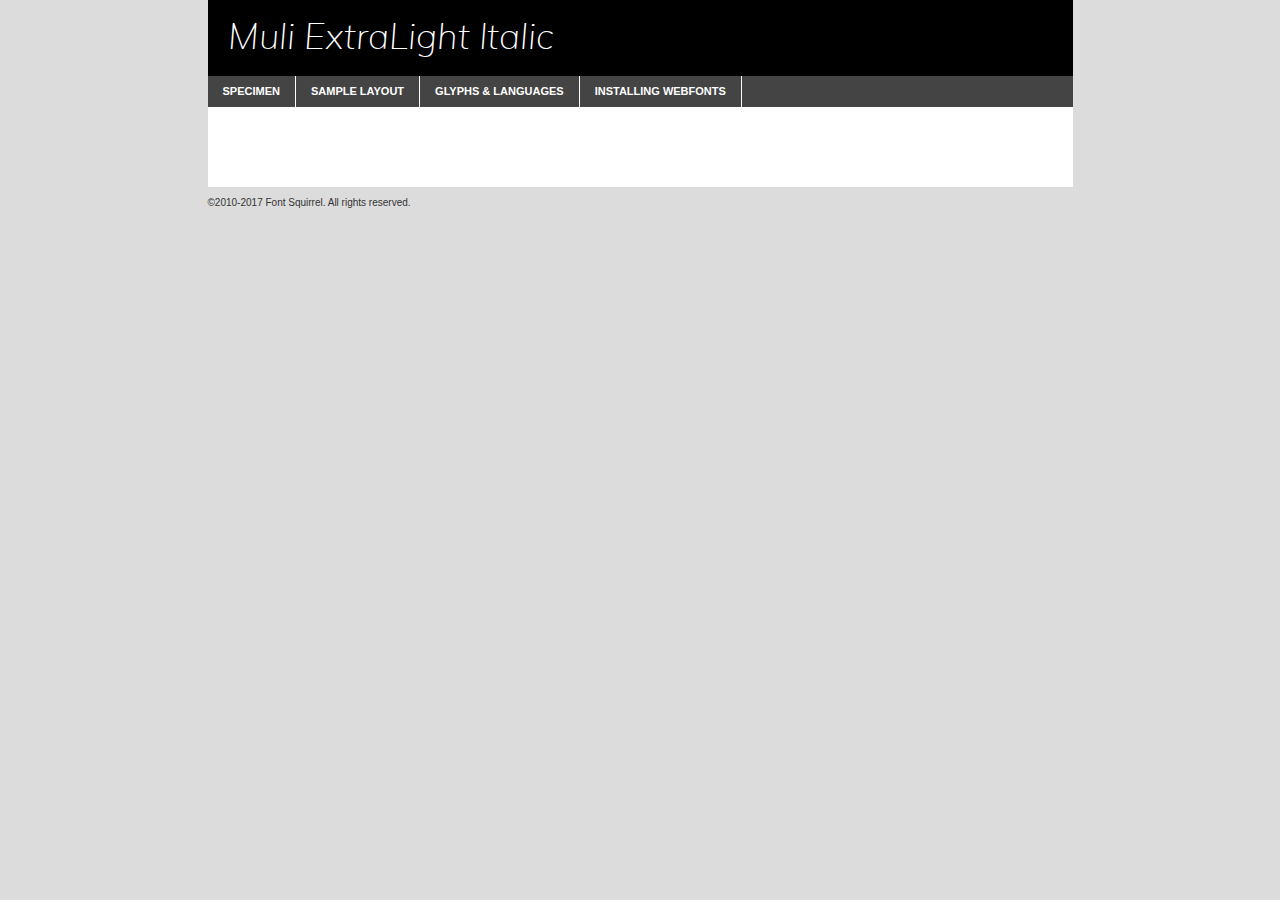
<file: pm-projeto009/fonts/muli-extralightitalic-demo.html>
<!DOCTYPE html PUBLIC "-//W3C//DTD XHTML 1.0 Transitional//EN"
	"http://www.w3.org/TR/xhtml1/DTD/xhtml1-transitional.dtd">

<html xmlns="http://www.w3.org/1999/xhtml" xml:lang="en" lang="en">
<head>
	<meta http-equiv="Content-Type" content="text/html; charset=utf-8" />
	<script src="http://ajax.googleapis.com/ajax/libs/jquery/1.7.2/jquery.min.js" type="text/javascript" charset="utf-8"></script>
	<script type="text/javascript">
	(function($){$.fn.easyTabs=function(option){var param=jQuery.extend({fadeSpeed:"fast",defaultContent:1,activeClass:'active'},option);$(this).each(function(){var thisId="#"+this.id;if(param.defaultContent==''){param.defaultContent=1;}
	if(typeof param.defaultContent=="number")
	{var defaultTab=$(thisId+" .tabs li:eq("+(param.defaultContent-1)+") a").attr('href').substr(1);}else{var defaultTab=param.defaultContent;}
	$(thisId+" .tabs li a").each(function(){var tabToHide=$(this).attr('href').substr(1);$("#"+tabToHide).addClass('easytabs-tab-content');});hideAll();changeContent(defaultTab);function hideAll(){$(thisId+" .easytabs-tab-content").hide();}
	function changeContent(tabId){hideAll();$(thisId+" .tabs li").removeClass(param.activeClass);$(thisId+" .tabs li a[href=#"+tabId+"]").closest('li').addClass(param.activeClass);if(param.fadeSpeed!="none")
	{$(thisId+" #"+tabId).fadeIn(param.fadeSpeed);}else{$(thisId+" #"+tabId).show();}}
	$(thisId+" .tabs li").click(function(){var tabId=$(this).find('a').attr('href').substr(1);changeContent(tabId);return false;});});}})(jQuery);
	</script>
	<link rel="stylesheet" href="specimen_files/specimen_stylesheet.css" type="text/css" charset="utf-8" />
	<link rel="stylesheet" href="stylesheet.css" type="text/css" charset="utf-8" />

	<style type="text/css">
					body{
				font-family: 'muliextralight_italic';
							}
		</style>

	<title>Muli ExtraLight Italic Specimen</title>
	
	
	<script type="text/javascript" charset="utf-8">
		$(document).ready(function() {
			$('#container').easyTabs({defaultContent:1});
		});
	</script>
</head>

<body>
<div id="container">
	<div id="header">
		Muli ExtraLight Italic	</div>
	<ul class="tabs">
		<li><a href="#specimen">Specimen</a></li>
		<li><a href="#layout">Sample Layout</a></li>
				<li><a href="#glyphs">Glyphs &amp; Languages</a></li>
		<li><a href="#installing">Installing Webfonts</a></li>
		
	</ul>
	
	<div id="main_content">

		
			<div id="specimen">
		
				<div class="section">
					<div class="grid12 firstcol">
						<div class="huge">AaBb</div>
					</div>
				</div>
		
				<div class="section">
					<div class="glyph_range">A&#x200B;B&#x200b;C&#x200b;D&#x200b;E&#x200b;F&#x200b;G&#x200b;H&#x200b;I&#x200b;J&#x200b;K&#x200b;L&#x200b;M&#x200b;N&#x200b;O&#x200b;P&#x200b;Q&#x200b;R&#x200b;S&#x200b;T&#x200b;U&#x200b;V&#x200b;W&#x200b;X&#x200b;Y&#x200b;Z&#x200b;a&#x200b;b&#x200b;c&#x200b;d&#x200b;e&#x200b;f&#x200b;g&#x200b;h&#x200b;i&#x200b;j&#x200b;k&#x200b;l&#x200b;m&#x200b;n&#x200b;o&#x200b;p&#x200b;q&#x200b;r&#x200b;s&#x200b;t&#x200b;u&#x200b;v&#x200b;w&#x200b;x&#x200b;y&#x200b;z&#x200b;1&#x200b;2&#x200b;3&#x200b;4&#x200b;5&#x200b;6&#x200b;7&#x200b;8&#x200b;9&#x200b;0&#x200b;&amp;&#x200b;.&#x200b;,&#x200b;?&#x200b;!&#x200b;&#64;&#x200b;(&#x200b;)&#x200b;#&#x200b;$&#x200b;%&#x200b;*&#x200b;+&#x200b;-&#x200b;=&#x200b;:&#x200b;;</div>
				</div>
				<div class="section">
					<div class="grid12 firstcol">
						<table class="sample_table">
							<tr><td>10</td><td class="size10">abcdefghijklmnopqrstuvwxyzABCDEFGHIJKLMNOPQRSTUVWXYZ0123456789abcdefghijklmnopqrstuvwxyzABCDEFGHIJKLMNOPQRSTUVWXYZ0123456789abcdefghijklmnopqrstuvwxyzABCDEFGHIJKLMNOPQRSTUVWXYZ</td></tr>
							<tr><td>11</td><td class="size11">abcdefghijklmnopqrstuvwxyzABCDEFGHIJKLMNOPQRSTUVWXYZ0123456789abcdefghijklmnopqrstuvwxyzABCDEFGHIJKLMNOPQRSTUVWXYZ0123456789abcdefghijklmnopqrstuvwxyzABCDEFGHIJKLMNOPQRSTUVWXYZ</td></tr>
							<tr><td>12</td><td class="size12">abcdefghijklmnopqrstuvwxyzABCDEFGHIJKLMNOPQRSTUVWXYZ0123456789abcdefghijklmnopqrstuvwxyzABCDEFGHIJKLMNOPQRSTUVWXYZ0123456789abcdefghijklmnopqrstuvwxyzABCDEFGHIJKLMNOPQRSTUVWXYZ</td></tr>
							<tr><td>13</td><td class="size13">abcdefghijklmnopqrstuvwxyzABCDEFGHIJKLMNOPQRSTUVWXYZ0123456789abcdefghijklmnopqrstuvwxyzABCDEFGHIJKLMNOPQRSTUVWXYZ0123456789abcdefghijklmnopqrstuvwxyzABCDEFGHIJKLMNOPQRSTUVWXYZ</td></tr>
							<tr><td>14</td><td class="size14">abcdefghijklmnopqrstuvwxyzABCDEFGHIJKLMNOPQRSTUVWXYZ0123456789abcdefghijklmnopqrstuvwxyzABCDEFGHIJKLMNOPQRSTUVWXYZ0123456789abcdefghijklmnopqrstuvwxyzABCDEFGHIJKLMNOPQRSTUVWXYZ</td></tr>
							<tr><td>16</td><td class="size16">abcdefghijklmnopqrstuvwxyzABCDEFGHIJKLMNOPQRSTUVWXYZ0123456789abcdefghijklmnopqrstuvwxyzABCDEFGHIJKLMNOPQRSTUVWXYZ</td></tr>
							<tr><td>18</td><td class="size18">abcdefghijklmnopqrstuvwxyzABCDEFGHIJKLMNOPQRSTUVWXYZ0123456789abcdefghijklmnopqrstuvwxyzABCDEFGHIJKLMNOPQRSTUVWXYZ</td></tr>
							<tr><td>20</td><td class="size20">abcdefghijklmnopqrstuvwxyzABCDEFGHIJKLMNOPQRSTUVWXYZ0123456789abcdefghijklmnopqrstuvwxyzABCDEFGHIJKLMNOPQRSTUVWXYZ</td></tr>
							<tr><td>24</td><td class="size24">abcdefghijklmnopqrstuvwxyzABCDEFGHIJKLMNOPQRSTUVWXYZ0123456789abcdefghijklmnopqrstuvwxyzABCDEFGHIJKLMNOPQRSTUVWXYZ</td></tr>
							<tr><td>30</td><td class="size30">abcdefghijklmnopqrstuvwxyzABCDEFGHIJKLMNOPQRSTUVWXYZ0123456789abcdefghijklmnopqrstuvwxyzABCDEFGHIJKLMNOPQRSTUVWXYZ</td></tr>
							<tr><td>36</td><td class="size36">abcdefghijklmnopqrstuvwxyzABCDEFGHIJKLMNOPQRSTUVWXYZ0123456789abcdefghijklmnopqrstuvwxyzABCDEFGHIJKLMNOPQRSTUVWXYZ</td></tr>
							<tr><td>48</td><td class="size48">abcdefghijklmnopqrstuvwxyzABCDEFGHIJKLMNOPQRSTUVWXYZ0123456789abcdefghijklmnopqrstuvwxyzABCDEFGHIJKLMNOPQRSTUVWXYZ</td></tr>
							<tr><td>60</td><td class="size60">abcdefghijklmnopqrstuvwxyzABCDEFGHIJKLMNOPQRSTUVWXYZ0123456789abcdefghijklmnopqrstuvwxyzABCDEFGHIJKLMNOPQRSTUVWXYZ</td></tr>
							<tr><td>72</td><td class="size72">abcdefghijklmnopqrstuvwxyzABCDEFGHIJKLMNOPQRSTUVWXYZ0123456789abcdefghijklmnopqrstuvwxyzABCDEFGHIJKLMNOPQRSTUVWXYZ</td></tr>
							<tr><td>90</td><td class="size90">abcdefghijklmnopqrstuvwxyzABCDEFGHIJKLMNOPQRSTUVWXYZ0123456789abcdefghijklmnopqrstuvwxyzABCDEFGHIJKLMNOPQRSTUVWXYZ</td></tr>
						</table>
				
					</div>
			
				</div>
		
		
		
								<div class="section" id="bodycomparison">


										<div id="xheight">
				<div class="fontbody">&#x25FC;&#x25FC;&#x25FC;&#x25FC;&#x25FC;&#x25FC;&#x25FC;&#x25FC;&#x25FC;&#x25FC;&#x25FC;&#x25FC;&#x25FC;&#x25FC;&#x25FC;&#x25FC;&#x25FC;&#x25FC;&#x25FC;&#x25FC;&#x25FC;&#x25FC;&#x25FC;&#x25FC;&#x25FC;&#x25FC;&#x25FC;&#x25FC;&#x25FC;&#x25FC;&#x25FC;&#x25FC;&#x25FC;&#x25FC;&#x25FC;&#x25FC;&#x25FC;&#x25FC;&#x25FC;&#x25FC;&#x25FC;&#x25FC;&#x25FC;&#x25FC;&#x25FC;&#x25FC;&#x25FC;&#x25FC;&#x25FC;&#x25FC;&#x25FC;&#x25FC;&#x25FC;&#x25FC;&#x25FC;&#x25FC;&#x25FC;&#x25FC;&#x25FC;&#x25FC;&#x25FC;&#x25FC;&#x25FC;&#x25FC;&#x25FC;&#x25FC;&#x25FC;&#x25FC;&#x25FC;&#x25FC;&#x25FC;&#x25FC;&#x25FC;&#x25FC;&#x25FC;&#x25FC;&#x25FC;&#x25FC;&#x25FC;&#x25FC;&#x25FC;&#x25FC;&#x25FC;&#x25FC;&#x25FC;&#x25FC;&#x25FC;&#x25FC;&#x25FC;&#x25FC;&#x25FC;&#x25FC;&#x25FC;&#x25FC;&#x25FC;&#x25FC;&#x25FC;&#x25FC;&#x25FC;body</div><div class="arialbody">body</div><div class="verdanabody">body</div><div class="georgiabody">body</div></div>
										<div class="fontbody" style="z-index:1">
											body<span>Muli ExtraLight Italic</span>
										</div>
										<div class="arialbody" style="z-index:1">
											body<span>Arial</span>
										</div>
										<div class="verdanabody" style="z-index:1">
											body<span>Verdana</span>
										</div>
										<div class="georgiabody" style="z-index:1">
											body<span>Georgia</span>
										</div>



								</div>
		
		
				<div class="section psample psample_row1" id="">
					
					<div class="grid2 firstcol">
						<p class="size10"><span>10.</span>Aenean lacinia bibendum nulla sed consectetur. Fusce dapibus, tellus ac cursus commodo, tortor mauris condimentum nibh, ut fermentum massa justo sit amet risus. Nullam id dolor id nibh ultricies vehicula ut id elit. Cum sociis natoque penatibus et magnis dis parturient montes, nascetur ridiculus mus. Nulla vitae elit libero, a pharetra augue.</p>
			
					</div>
					<div class="grid3">
						<p class="size11"><span>11.</span>Aenean lacinia bibendum nulla sed consectetur. Fusce dapibus, tellus ac cursus commodo, tortor mauris condimentum nibh, ut fermentum massa justo sit amet risus. Nullam id dolor id nibh ultricies vehicula ut id elit. Cum sociis natoque penatibus et magnis dis parturient montes, nascetur ridiculus mus. Nulla vitae elit libero, a pharetra augue.</p>
			
					</div>
					<div class="grid3">
						<p class="size12"><span>12.</span>Aenean lacinia bibendum nulla sed consectetur. Fusce dapibus, tellus ac cursus commodo, tortor mauris condimentum nibh, ut fermentum massa justo sit amet risus. Nullam id dolor id nibh ultricies vehicula ut id elit. Cum sociis natoque penatibus et magnis dis parturient montes, nascetur ridiculus mus. Nulla vitae elit libero, a pharetra augue.</p>
			
					</div>
					<div class="grid4">
						<p class="size13"><span>13.</span>Aenean lacinia bibendum nulla sed consectetur. Fusce dapibus, tellus ac cursus commodo, tortor mauris condimentum nibh, ut fermentum massa justo sit amet risus. Nullam id dolor id nibh ultricies vehicula ut id elit. Cum sociis natoque penatibus et magnis dis parturient montes, nascetur ridiculus mus. Nulla vitae elit libero, a pharetra augue.</p>
			
					</div>
					<div class="white_blend"></div>
					
				</div>
				<div class="section psample psample_row2" id="">
					<div class="grid3 firstcol">
						<p class="size14"><span>14.</span>Aenean lacinia bibendum nulla sed consectetur. Fusce dapibus, tellus ac cursus commodo, tortor mauris condimentum nibh, ut fermentum massa justo sit amet risus. Nullam id dolor id nibh ultricies vehicula ut id elit. Cum sociis natoque penatibus et magnis dis parturient montes, nascetur ridiculus mus. Nulla vitae elit libero, a pharetra augue.</p>
			
					</div>
					<div class="grid4">
						<p class="size16"><span>16.</span>Aenean lacinia bibendum nulla sed consectetur. Fusce dapibus, tellus ac cursus commodo, tortor mauris condimentum nibh, ut fermentum massa justo sit amet risus. Nullam id dolor id nibh ultricies vehicula ut id elit. Cum sociis natoque penatibus et magnis dis parturient montes, nascetur ridiculus mus. Nulla vitae elit libero, a pharetra augue.</p>
			
					</div>
					<div class="grid5">
						<p class="size18"><span>18.</span>Aenean lacinia bibendum nulla sed consectetur. Fusce dapibus, tellus ac cursus commodo, tortor mauris condimentum nibh, ut fermentum massa justo sit amet risus. Nullam id dolor id nibh ultricies vehicula ut id elit. Cum sociis natoque penatibus et magnis dis parturient montes, nascetur ridiculus mus. Nulla vitae elit libero, a pharetra augue.</p>
			
					</div>

					<div class="white_blend"></div>

				</div>
				
				<div class="section psample psample_row3" id="">
					<div class="grid5 firstcol">
						<p class="size20"><span>20.</span>Aenean lacinia bibendum nulla sed consectetur. Fusce dapibus, tellus ac cursus commodo, tortor mauris condimentum nibh, ut fermentum massa justo sit amet risus. Nullam id dolor id nibh ultricies vehicula ut id elit. Cum sociis natoque penatibus et magnis dis parturient montes, nascetur ridiculus mus. Nulla vitae elit libero, a pharetra augue.</p>
					</div>
					<div class="grid7">
						<p class="size24"><span>24.</span>Aenean lacinia bibendum nulla sed consectetur. Fusce dapibus, tellus ac cursus commodo, tortor mauris condimentum nibh, ut fermentum massa justo sit amet risus. Nullam id dolor id nibh ultricies vehicula ut id elit. Cum sociis natoque penatibus et magnis dis parturient montes, nascetur ridiculus mus. Nulla vitae elit libero, a pharetra augue.</p>
					</div>
					
					<div class="white_blend"></div>
					
				</div>
				
				<div class="section psample psample_row4" id="">
					<div class="grid12 firstcol">
						<p class="size30"><span>30.</span>Aenean lacinia bibendum nulla sed consectetur. Fusce dapibus, tellus ac cursus commodo, tortor mauris condimentum nibh, ut fermentum massa justo sit amet risus. Nullam id dolor id nibh ultricies vehicula ut id elit. Cum sociis natoque penatibus et magnis dis parturient montes, nascetur ridiculus mus. Nulla vitae elit libero, a pharetra augue.</p>
					</div>
					<div class="white_blend"></div>
					
				</div>
				
				
				
				<div class="section psample psample_row1 fullreverse">
					<div class="grid2 firstcol">
						<p class="size10"><span>10.</span>Aenean lacinia bibendum nulla sed consectetur. Fusce dapibus, tellus ac cursus commodo, tortor mauris condimentum nibh, ut fermentum massa justo sit amet risus. Nullam id dolor id nibh ultricies vehicula ut id elit. Cum sociis natoque penatibus et magnis dis parturient montes, nascetur ridiculus mus. Nulla vitae elit libero, a pharetra augue.</p>
			
					</div>
					<div class="grid3">
						<p class="size11"><span>11.</span>Aenean lacinia bibendum nulla sed consectetur. Fusce dapibus, tellus ac cursus commodo, tortor mauris condimentum nibh, ut fermentum massa justo sit amet risus. Nullam id dolor id nibh ultricies vehicula ut id elit. Cum sociis natoque penatibus et magnis dis parturient montes, nascetur ridiculus mus. Nulla vitae elit libero, a pharetra augue.</p>
			
					</div>
					<div class="grid3">
						<p class="size12"><span>12.</span>Aenean lacinia bibendum nulla sed consectetur. Fusce dapibus, tellus ac cursus commodo, tortor mauris condimentum nibh, ut fermentum massa justo sit amet risus. Nullam id dolor id nibh ultricies vehicula ut id elit. Cum sociis natoque penatibus et magnis dis parturient montes, nascetur ridiculus mus. Nulla vitae elit libero, a pharetra augue.</p>
			
					</div>
					<div class="grid4">
						<p class="size13"><span>13.</span>Aenean lacinia bibendum nulla sed consectetur. Fusce dapibus, tellus ac cursus commodo, tortor mauris condimentum nibh, ut fermentum massa justo sit amet risus. Nullam id dolor id nibh ultricies vehicula ut id elit. Cum sociis natoque penatibus et magnis dis parturient montes, nascetur ridiculus mus. Nulla vitae elit libero, a pharetra augue.</p>
			
					</div>
					<div class="black_blend"></div>
					
				</div>
				
				<div class="section psample psample_row2 fullreverse">
					<div class="grid3 firstcol">
						<p class="size14"><span>14.</span>Aenean lacinia bibendum nulla sed consectetur. Fusce dapibus, tellus ac cursus commodo, tortor mauris condimentum nibh, ut fermentum massa justo sit amet risus. Nullam id dolor id nibh ultricies vehicula ut id elit. Cum sociis natoque penatibus et magnis dis parturient montes, nascetur ridiculus mus. Nulla vitae elit libero, a pharetra augue.</p>
			
					</div>
					<div class="grid4">
						<p class="size16"><span>16.</span>Aenean lacinia bibendum nulla sed consectetur. Fusce dapibus, tellus ac cursus commodo, tortor mauris condimentum nibh, ut fermentum massa justo sit amet risus. Nullam id dolor id nibh ultricies vehicula ut id elit. Cum sociis natoque penatibus et magnis dis parturient montes, nascetur ridiculus mus. Nulla vitae elit libero, a pharetra augue.</p>
			
					</div>
					<div class="grid5">
						<p class="size18"><span>18.</span>Aenean lacinia bibendum nulla sed consectetur. Fusce dapibus, tellus ac cursus commodo, tortor mauris condimentum nibh, ut fermentum massa justo sit amet risus. Nullam id dolor id nibh ultricies vehicula ut id elit. Cum sociis natoque penatibus et magnis dis parturient montes, nascetur ridiculus mus. Nulla vitae elit libero, a pharetra augue.</p>
			
					</div>
					<div class="black_blend"></div>

				</div>
				
				<div class="section psample fullreverse psample_row3" id="">
					<div class="grid5 firstcol">
						<p class="size20"><span>20.</span>Aenean lacinia bibendum nulla sed consectetur. Fusce dapibus, tellus ac cursus commodo, tortor mauris condimentum nibh, ut fermentum massa justo sit amet risus. Nullam id dolor id nibh ultricies vehicula ut id elit. Cum sociis natoque penatibus et magnis dis parturient montes, nascetur ridiculus mus. Nulla vitae elit libero, a pharetra augue.</p>
					</div>
					<div class="grid7">
						<p class="size24"><span>24.</span>Aenean lacinia bibendum nulla sed consectetur. Fusce dapibus, tellus ac cursus commodo, tortor mauris condimentum nibh, ut fermentum massa justo sit amet risus. Nullam id dolor id nibh ultricies vehicula ut id elit. Cum sociis natoque penatibus et magnis dis parturient montes, nascetur ridiculus mus. Nulla vitae elit libero, a pharetra augue.</p>
					</div>
					
					<div class="black_blend"></div>
					
				</div>
				
				<div class="section psample fullreverse psample_row4" id="" style="border-bottom: 20px #000 solid;">
					<div class="grid12 firstcol">
						<p class="size30"><span>30.</span>Aenean lacinia bibendum nulla sed consectetur. Fusce dapibus, tellus ac cursus commodo, tortor mauris condimentum nibh, ut fermentum massa justo sit amet risus. Nullam id dolor id nibh ultricies vehicula ut id elit. Cum sociis natoque penatibus et magnis dis parturient montes, nascetur ridiculus mus. Nulla vitae elit libero, a pharetra augue.</p>
					</div>
					<div class="black_blend"></div>
					
				</div>
				
				
				
				
			</div>
			
			<div id="layout">
				
				<div class="section">
					
					<div class="grid12 firstcol">
						<h1>Lorem Ipsum Dolor</h1>
						<h2>Etiam porta sem malesuada magna mollis euismod</h2>
						
						<p class="byline">By <a href="#link">Aenean Lacinia</a></p>
					</div>
				</div>
				<div class="section">
					<div class="grid8 firstcol">
						<p class="large">Donec sed odio dui. Morbi leo risus, porta ac consectetur ac, vestibulum at eros. Fusce dapibus, tellus ac cursus commodo, tortor mauris condimentum nibh, ut fermentum massa justo sit amet risus. </p>

						
						<h3>Pellentesque ornare sem</h3>

						<p>Maecenas sed diam eget risus varius blandit sit amet non magna. Maecenas faucibus mollis interdum. Donec ullamcorper nulla non metus auctor fringilla. Nullam id dolor id nibh ultricies vehicula ut id elit. Nullam id dolor id nibh ultricies vehicula ut id elit. </p>

						<p>Aenean eu leo quam. Pellentesque ornare sem lacinia quam venenatis vestibulum. Lorem ipsum dolor sit amet, consectetur adipiscing elit. Cum sociis natoque penatibus et magnis dis parturient montes, nascetur ridiculus mus. </p>

						<p>Nulla vitae elit libero, a pharetra augue. Praesent commodo cursus magna, vel scelerisque nisl consectetur et. Aenean lacinia bibendum nulla sed consectetur. </p>

						<p>Nullam quis risus eget urna mollis ornare vel eu leo. Nullam quis risus eget urna mollis ornare vel eu leo. Maecenas sed diam eget risus varius blandit sit amet non magna. Donec ullamcorper nulla non metus auctor fringilla. </p>

						<h3>Cras mattis consectetur</h3>

						<p>Aenean eu leo quam. Pellentesque ornare sem lacinia quam venenatis vestibulum. Aenean lacinia bibendum nulla sed consectetur. Integer posuere erat a ante venenatis dapibus posuere velit aliquet. Cras mattis consectetur purus sit amet fermentum. </p>

						<p>Nullam id dolor id nibh ultricies vehicula ut id elit. Nullam quis risus eget urna mollis ornare vel eu leo. Cras mattis consectetur purus sit amet fermentum.</p>
					</div>
					
					<div class="grid4 sidebar">
						
						<div class="box reverse">
							<p class="last">Nullam quis risus eget urna mollis ornare vel eu leo. Donec ullamcorper nulla non metus auctor fringilla. Cras mattis consectetur purus sit amet fermentum. Sed posuere consectetur est at lobortis. Lorem ipsum dolor sit amet, consectetur adipiscing elit. </p>
						</div>
						
						<p class="caption">Maecenas sed diam eget risus varius.</p>

						<p>Vestibulum id ligula porta felis euismod semper. Integer posuere erat a ante venenatis dapibus posuere velit aliquet. Vestibulum id ligula porta felis euismod semper. Sed posuere consectetur est at lobortis. Maecenas sed diam eget risus varius blandit sit amet non magna. Fusce dapibus, tellus ac cursus commodo, tortor mauris condimentum nibh, ut fermentum massa justo sit amet risus. </p>

					

						<p>Duis mollis, est non commodo luctus, nisi erat porttitor ligula, eget lacinia odio sem nec elit. Aenean lacinia bibendum nulla sed consectetur. Vivamus sagittis lacus vel augue laoreet rutrum faucibus dolor auctor. Aenean lacinia bibendum nulla sed consectetur. Nullam quis risus eget urna mollis ornare vel eu leo. </p>

						<p>Praesent commodo cursus magna, vel scelerisque nisl consectetur et. Donec ullamcorper nulla non metus auctor fringilla. Maecenas faucibus mollis interdum. Fusce dapibus, tellus ac cursus commodo, tortor mauris condimentum nibh, ut fermentum massa justo sit amet risus. </p>

					</div>
				</div>
				
			</div>


			



		<div id="glyphs">
			<div class="section">
				<div class="grid12 firstcol">
			
				<h1>Language Support</h1>
				<p>The subset of Muli ExtraLight Italic in this kit supports the following languages:<br />
			
					Albanian, Basque, Breton, Chamorro, Danish, Dutch, English, Faroese, Finnish, French, Frisian, Galician, German, Icelandic, Italian, Malagasy, Norwegian, Portuguese, Spanish, Swedish, Alsatian, Aragonese, Arapaho, Arrernte, Asturian, Aymara, Bislama, Cebuano, Corsican, Fijian, French_creole, Genoese, Gilbertese, Greenlandic, Haitian_creole, Hiligaynon, Hmong, Hopi, Ibanag, Iloko_ilokano, Indonesian, Interglossa_glosa, Interlingua, Irish_gaelic, Jerriais, Lojban, Lombard, Luxembourgeois, Manx, Mohawk, Norfolk_pitcairnese, Occitan, Oromo, Pangasinan, Papiamento, Piedmontese, Potawatomi, Rhaeto-romance, Romansh, Rotokas, Sami_lule, Samoan, Sardinian, Scots_gaelic, Seychelles_creole, Shona, Sicilian, Somali, Southern_ndebele, Swahili, Swati_swazi, Tagalog_filipino_pilipino, Tetum, Tok_pisin, Uyghur_latinized, Volapuk, Walloon, Warlpiri, Xhosa, Yapese, Zulu, Latinbasic, Ubasic, Demo				</p>
				<h1>Glyph Chart</h1>
				<p>The subset of Muli ExtraLight Italic in this kit includes all the glyphs listed below. Unicode entities are included above each glyph to help you insert individual characters into your layout.</p>
				<div id="glyph_chart">
			
																														 <div><p>&amp;#13;</p>&#13;</div>
																				 <div><p>&amp;#32;</p>&#32;</div>
																				 <div><p>&amp;#33;</p>&#33;</div>
																				 <div><p>&amp;#34;</p>&#34;</div>
																				 <div><p>&amp;#35;</p>&#35;</div>
																				 <div><p>&amp;#36;</p>&#36;</div>
																				 <div><p>&amp;#37;</p>&#37;</div>
																				 <div><p>&amp;#38;</p>&#38;</div>
																				 <div><p>&amp;#39;</p>&#39;</div>
																				 <div><p>&amp;#40;</p>&#40;</div>
																				 <div><p>&amp;#41;</p>&#41;</div>
																				 <div><p>&amp;#42;</p>&#42;</div>
																				 <div><p>&amp;#43;</p>&#43;</div>
																				 <div><p>&amp;#44;</p>&#44;</div>
																				 <div><p>&amp;#45;</p>&#45;</div>
																				 <div><p>&amp;#46;</p>&#46;</div>
																				 <div><p>&amp;#47;</p>&#47;</div>
																				 <div><p>&amp;#48;</p>&#48;</div>
																				 <div><p>&amp;#49;</p>&#49;</div>
																				 <div><p>&amp;#50;</p>&#50;</div>
																				 <div><p>&amp;#51;</p>&#51;</div>
																				 <div><p>&amp;#52;</p>&#52;</div>
																				 <div><p>&amp;#53;</p>&#53;</div>
																				 <div><p>&amp;#54;</p>&#54;</div>
																				 <div><p>&amp;#55;</p>&#55;</div>
																				 <div><p>&amp;#56;</p>&#56;</div>
																				 <div><p>&amp;#57;</p>&#57;</div>
																				 <div><p>&amp;#58;</p>&#58;</div>
																				 <div><p>&amp;#59;</p>&#59;</div>
																				 <div><p>&amp;#60;</p>&#60;</div>
																				 <div><p>&amp;#61;</p>&#61;</div>
																				 <div><p>&amp;#62;</p>&#62;</div>
																				 <div><p>&amp;#63;</p>&#63;</div>
																				 <div><p>&amp;#64;</p>&#64;</div>
																				 <div><p>&amp;#65;</p>&#65;</div>
																				 <div><p>&amp;#66;</p>&#66;</div>
																				 <div><p>&amp;#67;</p>&#67;</div>
																				 <div><p>&amp;#68;</p>&#68;</div>
																				 <div><p>&amp;#69;</p>&#69;</div>
																				 <div><p>&amp;#70;</p>&#70;</div>
																				 <div><p>&amp;#71;</p>&#71;</div>
																				 <div><p>&amp;#72;</p>&#72;</div>
																				 <div><p>&amp;#73;</p>&#73;</div>
																				 <div><p>&amp;#74;</p>&#74;</div>
																				 <div><p>&amp;#75;</p>&#75;</div>
																				 <div><p>&amp;#76;</p>&#76;</div>
																				 <div><p>&amp;#77;</p>&#77;</div>
																				 <div><p>&amp;#78;</p>&#78;</div>
																				 <div><p>&amp;#79;</p>&#79;</div>
																				 <div><p>&amp;#80;</p>&#80;</div>
																				 <div><p>&amp;#81;</p>&#81;</div>
																				 <div><p>&amp;#82;</p>&#82;</div>
																				 <div><p>&amp;#83;</p>&#83;</div>
																				 <div><p>&amp;#84;</p>&#84;</div>
																				 <div><p>&amp;#85;</p>&#85;</div>
																				 <div><p>&amp;#86;</p>&#86;</div>
																				 <div><p>&amp;#87;</p>&#87;</div>
																				 <div><p>&amp;#88;</p>&#88;</div>
																				 <div><p>&amp;#89;</p>&#89;</div>
																				 <div><p>&amp;#90;</p>&#90;</div>
																				 <div><p>&amp;#91;</p>&#91;</div>
																				 <div><p>&amp;#92;</p>&#92;</div>
																				 <div><p>&amp;#93;</p>&#93;</div>
																				 <div><p>&amp;#94;</p>&#94;</div>
																				 <div><p>&amp;#95;</p>&#95;</div>
																				 <div><p>&amp;#96;</p>&#96;</div>
																				 <div><p>&amp;#97;</p>&#97;</div>
																				 <div><p>&amp;#98;</p>&#98;</div>
																				 <div><p>&amp;#99;</p>&#99;</div>
																				 <div><p>&amp;#100;</p>&#100;</div>
																				 <div><p>&amp;#101;</p>&#101;</div>
																				 <div><p>&amp;#102;</p>&#102;</div>
																				 <div><p>&amp;#103;</p>&#103;</div>
																				 <div><p>&amp;#104;</p>&#104;</div>
																				 <div><p>&amp;#105;</p>&#105;</div>
																				 <div><p>&amp;#106;</p>&#106;</div>
																				 <div><p>&amp;#107;</p>&#107;</div>
																				 <div><p>&amp;#108;</p>&#108;</div>
																				 <div><p>&amp;#109;</p>&#109;</div>
																				 <div><p>&amp;#110;</p>&#110;</div>
																				 <div><p>&amp;#111;</p>&#111;</div>
																				 <div><p>&amp;#112;</p>&#112;</div>
																				 <div><p>&amp;#113;</p>&#113;</div>
																				 <div><p>&amp;#114;</p>&#114;</div>
																				 <div><p>&amp;#115;</p>&#115;</div>
																				 <div><p>&amp;#116;</p>&#116;</div>
																				 <div><p>&amp;#117;</p>&#117;</div>
																				 <div><p>&amp;#118;</p>&#118;</div>
																				 <div><p>&amp;#119;</p>&#119;</div>
																				 <div><p>&amp;#120;</p>&#120;</div>
																				 <div><p>&amp;#121;</p>&#121;</div>
																				 <div><p>&amp;#122;</p>&#122;</div>
																				 <div><p>&amp;#123;</p>&#123;</div>
																				 <div><p>&amp;#124;</p>&#124;</div>
																				 <div><p>&amp;#125;</p>&#125;</div>
																				 <div><p>&amp;#126;</p>&#126;</div>
																				 <div><p>&amp;#160;</p>&#160;</div>
																				 <div><p>&amp;#161;</p>&#161;</div>
																				 <div><p>&amp;#162;</p>&#162;</div>
																				 <div><p>&amp;#163;</p>&#163;</div>
																				 <div><p>&amp;#164;</p>&#164;</div>
																				 <div><p>&amp;#165;</p>&#165;</div>
																				 <div><p>&amp;#166;</p>&#166;</div>
																				 <div><p>&amp;#167;</p>&#167;</div>
																				 <div><p>&amp;#168;</p>&#168;</div>
																				 <div><p>&amp;#169;</p>&#169;</div>
																				 <div><p>&amp;#170;</p>&#170;</div>
																				 <div><p>&amp;#171;</p>&#171;</div>
																				 <div><p>&amp;#172;</p>&#172;</div>
																				 <div><p>&amp;#173;</p>&#173;</div>
																				 <div><p>&amp;#174;</p>&#174;</div>
																				 <div><p>&amp;#175;</p>&#175;</div>
																				 <div><p>&amp;#176;</p>&#176;</div>
																				 <div><p>&amp;#177;</p>&#177;</div>
																				 <div><p>&amp;#178;</p>&#178;</div>
																				 <div><p>&amp;#179;</p>&#179;</div>
																				 <div><p>&amp;#180;</p>&#180;</div>
																				 <div><p>&amp;#181;</p>&#181;</div>
																				 <div><p>&amp;#182;</p>&#182;</div>
																				 <div><p>&amp;#183;</p>&#183;</div>
																				 <div><p>&amp;#184;</p>&#184;</div>
																				 <div><p>&amp;#185;</p>&#185;</div>
																				 <div><p>&amp;#186;</p>&#186;</div>
																				 <div><p>&amp;#187;</p>&#187;</div>
																				 <div><p>&amp;#188;</p>&#188;</div>
																				 <div><p>&amp;#189;</p>&#189;</div>
																				 <div><p>&amp;#190;</p>&#190;</div>
																				 <div><p>&amp;#191;</p>&#191;</div>
																				 <div><p>&amp;#192;</p>&#192;</div>
																				 <div><p>&amp;#193;</p>&#193;</div>
																				 <div><p>&amp;#194;</p>&#194;</div>
																				 <div><p>&amp;#195;</p>&#195;</div>
																				 <div><p>&amp;#196;</p>&#196;</div>
																				 <div><p>&amp;#197;</p>&#197;</div>
																				 <div><p>&amp;#198;</p>&#198;</div>
																				 <div><p>&amp;#199;</p>&#199;</div>
																				 <div><p>&amp;#200;</p>&#200;</div>
																				 <div><p>&amp;#201;</p>&#201;</div>
																				 <div><p>&amp;#202;</p>&#202;</div>
																				 <div><p>&amp;#203;</p>&#203;</div>
																				 <div><p>&amp;#204;</p>&#204;</div>
																				 <div><p>&amp;#205;</p>&#205;</div>
																				 <div><p>&amp;#206;</p>&#206;</div>
																				 <div><p>&amp;#207;</p>&#207;</div>
																				 <div><p>&amp;#208;</p>&#208;</div>
																				 <div><p>&amp;#209;</p>&#209;</div>
																				 <div><p>&amp;#210;</p>&#210;</div>
																				 <div><p>&amp;#211;</p>&#211;</div>
																				 <div><p>&amp;#212;</p>&#212;</div>
																				 <div><p>&amp;#213;</p>&#213;</div>
																				 <div><p>&amp;#214;</p>&#214;</div>
																				 <div><p>&amp;#215;</p>&#215;</div>
																				 <div><p>&amp;#216;</p>&#216;</div>
																				 <div><p>&amp;#217;</p>&#217;</div>
																				 <div><p>&amp;#218;</p>&#218;</div>
																				 <div><p>&amp;#219;</p>&#219;</div>
																				 <div><p>&amp;#220;</p>&#220;</div>
																				 <div><p>&amp;#221;</p>&#221;</div>
																				 <div><p>&amp;#222;</p>&#222;</div>
																				 <div><p>&amp;#223;</p>&#223;</div>
																				 <div><p>&amp;#224;</p>&#224;</div>
																				 <div><p>&amp;#225;</p>&#225;</div>
																				 <div><p>&amp;#226;</p>&#226;</div>
																				 <div><p>&amp;#227;</p>&#227;</div>
																				 <div><p>&amp;#228;</p>&#228;</div>
																				 <div><p>&amp;#229;</p>&#229;</div>
																				 <div><p>&amp;#230;</p>&#230;</div>
																				 <div><p>&amp;#231;</p>&#231;</div>
																				 <div><p>&amp;#232;</p>&#232;</div>
																				 <div><p>&amp;#233;</p>&#233;</div>
																				 <div><p>&amp;#234;</p>&#234;</div>
																				 <div><p>&amp;#235;</p>&#235;</div>
																				 <div><p>&amp;#236;</p>&#236;</div>
																				 <div><p>&amp;#237;</p>&#237;</div>
																				 <div><p>&amp;#238;</p>&#238;</div>
																				 <div><p>&amp;#239;</p>&#239;</div>
																				 <div><p>&amp;#240;</p>&#240;</div>
																				 <div><p>&amp;#241;</p>&#241;</div>
																				 <div><p>&amp;#242;</p>&#242;</div>
																				 <div><p>&amp;#243;</p>&#243;</div>
																				 <div><p>&amp;#244;</p>&#244;</div>
																				 <div><p>&amp;#245;</p>&#245;</div>
																				 <div><p>&amp;#246;</p>&#246;</div>
																				 <div><p>&amp;#247;</p>&#247;</div>
																				 <div><p>&amp;#248;</p>&#248;</div>
																				 <div><p>&amp;#249;</p>&#249;</div>
																				 <div><p>&amp;#250;</p>&#250;</div>
																				 <div><p>&amp;#251;</p>&#251;</div>
																				 <div><p>&amp;#252;</p>&#252;</div>
																				 <div><p>&amp;#253;</p>&#253;</div>
																				 <div><p>&amp;#254;</p>&#254;</div>
																				 <div><p>&amp;#255;</p>&#255;</div>
																				 <div><p>&amp;#338;</p>&#338;</div>
																				 <div><p>&amp;#339;</p>&#339;</div>
																				 <div><p>&amp;#376;</p>&#376;</div>
																				 <div><p>&amp;#710;</p>&#710;</div>
																				 <div><p>&amp;#732;</p>&#732;</div>
																				 <div><p>&amp;#8192;</p>&#8192;</div>
																				 <div><p>&amp;#8193;</p>&#8193;</div>
																				 <div><p>&amp;#8194;</p>&#8194;</div>
																				 <div><p>&amp;#8195;</p>&#8195;</div>
																				 <div><p>&amp;#8196;</p>&#8196;</div>
																				 <div><p>&amp;#8197;</p>&#8197;</div>
																				 <div><p>&amp;#8198;</p>&#8198;</div>
																				 <div><p>&amp;#8199;</p>&#8199;</div>
																				 <div><p>&amp;#8200;</p>&#8200;</div>
																				 <div><p>&amp;#8201;</p>&#8201;</div>
																				 <div><p>&amp;#8202;</p>&#8202;</div>
																				 <div><p>&amp;#8208;</p>&#8208;</div>
																				 <div><p>&amp;#8209;</p>&#8209;</div>
																				 <div><p>&amp;#8210;</p>&#8210;</div>
																				 <div><p>&amp;#8211;</p>&#8211;</div>
																				 <div><p>&amp;#8212;</p>&#8212;</div>
																				 <div><p>&amp;#8216;</p>&#8216;</div>
																				 <div><p>&amp;#8217;</p>&#8217;</div>
																				 <div><p>&amp;#8218;</p>&#8218;</div>
																				 <div><p>&amp;#8220;</p>&#8220;</div>
																				 <div><p>&amp;#8221;</p>&#8221;</div>
																				 <div><p>&amp;#8222;</p>&#8222;</div>
																				 <div><p>&amp;#8226;</p>&#8226;</div>
																				 <div><p>&amp;#8230;</p>&#8230;</div>
																				 <div><p>&amp;#8239;</p>&#8239;</div>
																				 <div><p>&amp;#8249;</p>&#8249;</div>
																				 <div><p>&amp;#8250;</p>&#8250;</div>
																				 <div><p>&amp;#8287;</p>&#8287;</div>
																				 <div><p>&amp;#8364;</p>&#8364;</div>
																				 <div><p>&amp;#8482;</p>&#8482;</div>
																				 <div><p>&amp;#9724;</p>&#9724;</div>
																				 <div><p>&amp;#64257;</p>&#64257;</div>
																				 <div><p>&amp;#64258;</p>&#64258;</div>
																																						</div>	
				</div>
		
		
			</div>
		</div>
		
		
		<div id="specs">
			
		</div>
	
		<div id="installing">
			<div class="section">
				<div class="grid7 firstcol">
					<h1>Installing Webfonts</h1>
					
					<p>Webfonts are supported by all major browser platforms but not all in the same way. There are currently four different font formats that must be included in order to target all browsers. This includes TTF, WOFF, EOT and SVG.</p>
					
					<h2>1. Upload your webfonts</h2>
					<p>You must upload your webfont kit to your website. They should be in or near the same directory as your CSS files.</p>
					
					<h2>2. Include the webfont stylesheet</h2>
					<p>A special CSS @font-face declaration helps the various browsers select the appropriate font it needs without causing you a bunch of headaches. Learn more about this syntax by reading the <a href="https://www.fontspring.com/blog/further-hardening-of-the-bulletproof-syntax">Fontspring blog post</a> about it. The code for it is as follows:</p>


<code>
@font-face{ 
	font-family: 'MyWebFont';
	src: url('WebFont.eot');
	src: url('WebFont.eot?#iefix') format('embedded-opentype'),
	     url('WebFont.woff') format('woff'),
	     url('WebFont.ttf') format('truetype'),
	     url('WebFont.svg#webfont') format('svg');
}
</code>

	<p>We've already gone ahead and generated the code for you. All you have to do is link to the stylesheet in your HTML, like this:</p>
	<code>&lt;link rel=&quot;stylesheet&quot; href=&quot;stylesheet.css&quot; type=&quot;text/css&quot; charset=&quot;utf-8&quot; /&gt;</code>

					<h2>3. Modify your own stylesheet</h2>
					<p>To take advantage of your new fonts, you must tell your stylesheet to use them. Look at the original @font-face declaration above and find the property called "font-family." The name linked there will be what you use to reference the font. Prepend that webfont name to the font stack in the "font-family" property, inside the selector you want to change. For example:</p>
<code>p { font-family: 'WebFont', Arial, sans-serif; }</code>

<h2>4. Test</h2>
<p>Getting webfonts to work cross-browser <em>can</em> be tricky. Use the information in the sidebar to help you if you find that fonts aren't loading in a particular browser.</p>
				</div>
				
				<div class="grid5 sidebar">
					<div class="box">
						<h2>Troubleshooting<br />Font-Face Problems</h2>
						<p>Having trouble getting your webfonts to load in your new website? Here are some tips to sort out what might be the problem.</p>

						<h3>Fonts not showing in any browser</h3>

						<p>This sounds like you need to work on the plumbing. You either did not upload the fonts to the correct directory, or you did not link the fonts properly in the CSS. If you've confirmed that all this is correct and you still have a problem, take a look at your .htaccess file and see if requests are getting intercepted.</p>

						<h3>Fonts not loading in iPhone or iPad</h3>

						<p>The most common problem here is that you are serving the fonts from an IIS server. IIS refuses to serve files that have unknown MIME types. If that is the case, you must set the MIME type for SVG to "image/svg+xml" in the server settings. Follow these instructions from Microsoft if you need help.</p>

						<h3>Fonts not loading in Firefox</h3>

						<p>The primary reason for this failure? You are still using a version Firefox older than 3.5. So upgrade already! If that isn't it, then you are very likely serving fonts from a different domain. Firefox requires that all font assets be served from the same domain. Lastly it is possible that you need to add WOFF to your list of MIME types (if you are serving via IIS.)</p>

						<h3>Fonts not loading in IE</h3>

						<p>Are you looking at Internet Explorer on an actual Windows machine or are you cheating by using a service like Adobe BrowserLab? Many of these screenshot services do not render @font-face for IE. Best to test it on a real machine.</p>

						<h3>Fonts not loading in IE9</h3>

						<p>IE9, like Firefox, requires that fonts be served from the same domain as the website. Make sure that is the case.</p>
					</div>
				</div>
			</div>
			
		</div>
	
	</div>
	<div id="footer">
		<p>&copy;2010-2017 Font Squirrel. All rights reserved.</p>
	</div>
</div>
</body>
</html>
</file>
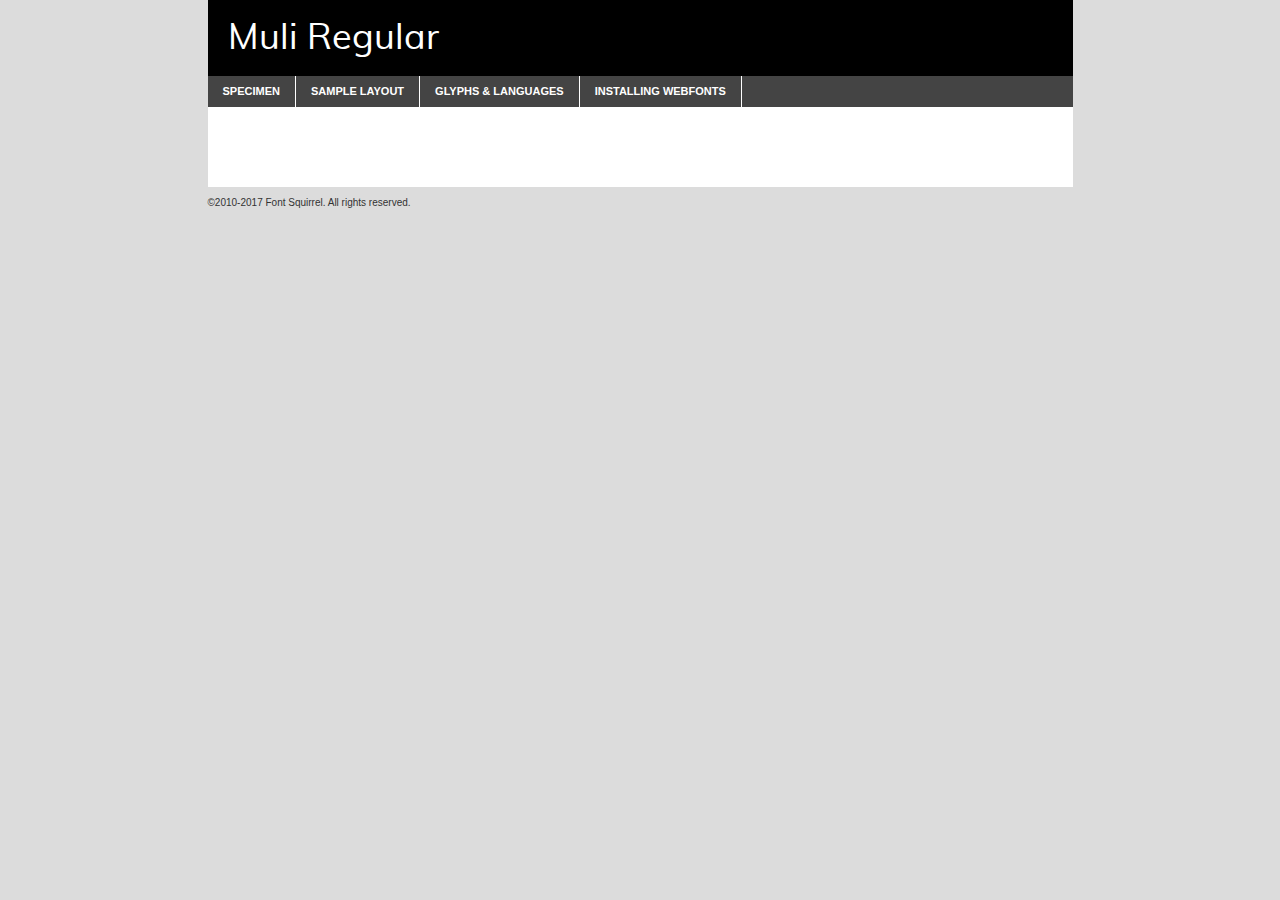
<file: pm-projeto009/fonts/muli-regular-demo.html>
<!DOCTYPE html PUBLIC "-//W3C//DTD XHTML 1.0 Transitional//EN"
	"http://www.w3.org/TR/xhtml1/DTD/xhtml1-transitional.dtd">

<html xmlns="http://www.w3.org/1999/xhtml" xml:lang="en" lang="en">
<head>
	<meta http-equiv="Content-Type" content="text/html; charset=utf-8" />
	<script src="http://ajax.googleapis.com/ajax/libs/jquery/1.7.2/jquery.min.js" type="text/javascript" charset="utf-8"></script>
	<script type="text/javascript">
	(function($){$.fn.easyTabs=function(option){var param=jQuery.extend({fadeSpeed:"fast",defaultContent:1,activeClass:'active'},option);$(this).each(function(){var thisId="#"+this.id;if(param.defaultContent==''){param.defaultContent=1;}
	if(typeof param.defaultContent=="number")
	{var defaultTab=$(thisId+" .tabs li:eq("+(param.defaultContent-1)+") a").attr('href').substr(1);}else{var defaultTab=param.defaultContent;}
	$(thisId+" .tabs li a").each(function(){var tabToHide=$(this).attr('href').substr(1);$("#"+tabToHide).addClass('easytabs-tab-content');});hideAll();changeContent(defaultTab);function hideAll(){$(thisId+" .easytabs-tab-content").hide();}
	function changeContent(tabId){hideAll();$(thisId+" .tabs li").removeClass(param.activeClass);$(thisId+" .tabs li a[href=#"+tabId+"]").closest('li').addClass(param.activeClass);if(param.fadeSpeed!="none")
	{$(thisId+" #"+tabId).fadeIn(param.fadeSpeed);}else{$(thisId+" #"+tabId).show();}}
	$(thisId+" .tabs li").click(function(){var tabId=$(this).find('a').attr('href').substr(1);changeContent(tabId);return false;});});}})(jQuery);
	</script>
	<link rel="stylesheet" href="specimen_files/specimen_stylesheet.css" type="text/css" charset="utf-8" />
	<link rel="stylesheet" href="stylesheet.css" type="text/css" charset="utf-8" />

	<style type="text/css">
					body{
				font-family: 'muliregular';
							}
		</style>

	<title>Muli Regular Specimen</title>
	
	
	<script type="text/javascript" charset="utf-8">
		$(document).ready(function() {
			$('#container').easyTabs({defaultContent:1});
		});
	</script>
</head>

<body>
<div id="container">
	<div id="header">
		Muli Regular	</div>
	<ul class="tabs">
		<li><a href="#specimen">Specimen</a></li>
		<li><a href="#layout">Sample Layout</a></li>
				<li><a href="#glyphs">Glyphs &amp; Languages</a></li>
		<li><a href="#installing">Installing Webfonts</a></li>
		
	</ul>
	
	<div id="main_content">

		
			<div id="specimen">
		
				<div class="section">
					<div class="grid12 firstcol">
						<div class="huge">AaBb</div>
					</div>
				</div>
		
				<div class="section">
					<div class="glyph_range">A&#x200B;B&#x200b;C&#x200b;D&#x200b;E&#x200b;F&#x200b;G&#x200b;H&#x200b;I&#x200b;J&#x200b;K&#x200b;L&#x200b;M&#x200b;N&#x200b;O&#x200b;P&#x200b;Q&#x200b;R&#x200b;S&#x200b;T&#x200b;U&#x200b;V&#x200b;W&#x200b;X&#x200b;Y&#x200b;Z&#x200b;a&#x200b;b&#x200b;c&#x200b;d&#x200b;e&#x200b;f&#x200b;g&#x200b;h&#x200b;i&#x200b;j&#x200b;k&#x200b;l&#x200b;m&#x200b;n&#x200b;o&#x200b;p&#x200b;q&#x200b;r&#x200b;s&#x200b;t&#x200b;u&#x200b;v&#x200b;w&#x200b;x&#x200b;y&#x200b;z&#x200b;1&#x200b;2&#x200b;3&#x200b;4&#x200b;5&#x200b;6&#x200b;7&#x200b;8&#x200b;9&#x200b;0&#x200b;&amp;&#x200b;.&#x200b;,&#x200b;?&#x200b;!&#x200b;&#64;&#x200b;(&#x200b;)&#x200b;#&#x200b;$&#x200b;%&#x200b;*&#x200b;+&#x200b;-&#x200b;=&#x200b;:&#x200b;;</div>
				</div>
				<div class="section">
					<div class="grid12 firstcol">
						<table class="sample_table">
							<tr><td>10</td><td class="size10">abcdefghijklmnopqrstuvwxyzABCDEFGHIJKLMNOPQRSTUVWXYZ0123456789abcdefghijklmnopqrstuvwxyzABCDEFGHIJKLMNOPQRSTUVWXYZ0123456789abcdefghijklmnopqrstuvwxyzABCDEFGHIJKLMNOPQRSTUVWXYZ</td></tr>
							<tr><td>11</td><td class="size11">abcdefghijklmnopqrstuvwxyzABCDEFGHIJKLMNOPQRSTUVWXYZ0123456789abcdefghijklmnopqrstuvwxyzABCDEFGHIJKLMNOPQRSTUVWXYZ0123456789abcdefghijklmnopqrstuvwxyzABCDEFGHIJKLMNOPQRSTUVWXYZ</td></tr>
							<tr><td>12</td><td class="size12">abcdefghijklmnopqrstuvwxyzABCDEFGHIJKLMNOPQRSTUVWXYZ0123456789abcdefghijklmnopqrstuvwxyzABCDEFGHIJKLMNOPQRSTUVWXYZ0123456789abcdefghijklmnopqrstuvwxyzABCDEFGHIJKLMNOPQRSTUVWXYZ</td></tr>
							<tr><td>13</td><td class="size13">abcdefghijklmnopqrstuvwxyzABCDEFGHIJKLMNOPQRSTUVWXYZ0123456789abcdefghijklmnopqrstuvwxyzABCDEFGHIJKLMNOPQRSTUVWXYZ0123456789abcdefghijklmnopqrstuvwxyzABCDEFGHIJKLMNOPQRSTUVWXYZ</td></tr>
							<tr><td>14</td><td class="size14">abcdefghijklmnopqrstuvwxyzABCDEFGHIJKLMNOPQRSTUVWXYZ0123456789abcdefghijklmnopqrstuvwxyzABCDEFGHIJKLMNOPQRSTUVWXYZ0123456789abcdefghijklmnopqrstuvwxyzABCDEFGHIJKLMNOPQRSTUVWXYZ</td></tr>
							<tr><td>16</td><td class="size16">abcdefghijklmnopqrstuvwxyzABCDEFGHIJKLMNOPQRSTUVWXYZ0123456789abcdefghijklmnopqrstuvwxyzABCDEFGHIJKLMNOPQRSTUVWXYZ</td></tr>
							<tr><td>18</td><td class="size18">abcdefghijklmnopqrstuvwxyzABCDEFGHIJKLMNOPQRSTUVWXYZ0123456789abcdefghijklmnopqrstuvwxyzABCDEFGHIJKLMNOPQRSTUVWXYZ</td></tr>
							<tr><td>20</td><td class="size20">abcdefghijklmnopqrstuvwxyzABCDEFGHIJKLMNOPQRSTUVWXYZ0123456789abcdefghijklmnopqrstuvwxyzABCDEFGHIJKLMNOPQRSTUVWXYZ</td></tr>
							<tr><td>24</td><td class="size24">abcdefghijklmnopqrstuvwxyzABCDEFGHIJKLMNOPQRSTUVWXYZ0123456789abcdefghijklmnopqrstuvwxyzABCDEFGHIJKLMNOPQRSTUVWXYZ</td></tr>
							<tr><td>30</td><td class="size30">abcdefghijklmnopqrstuvwxyzABCDEFGHIJKLMNOPQRSTUVWXYZ0123456789abcdefghijklmnopqrstuvwxyzABCDEFGHIJKLMNOPQRSTUVWXYZ</td></tr>
							<tr><td>36</td><td class="size36">abcdefghijklmnopqrstuvwxyzABCDEFGHIJKLMNOPQRSTUVWXYZ0123456789abcdefghijklmnopqrstuvwxyzABCDEFGHIJKLMNOPQRSTUVWXYZ</td></tr>
							<tr><td>48</td><td class="size48">abcdefghijklmnopqrstuvwxyzABCDEFGHIJKLMNOPQRSTUVWXYZ0123456789abcdefghijklmnopqrstuvwxyzABCDEFGHIJKLMNOPQRSTUVWXYZ</td></tr>
							<tr><td>60</td><td class="size60">abcdefghijklmnopqrstuvwxyzABCDEFGHIJKLMNOPQRSTUVWXYZ0123456789abcdefghijklmnopqrstuvwxyzABCDEFGHIJKLMNOPQRSTUVWXYZ</td></tr>
							<tr><td>72</td><td class="size72">abcdefghijklmnopqrstuvwxyzABCDEFGHIJKLMNOPQRSTUVWXYZ0123456789abcdefghijklmnopqrstuvwxyzABCDEFGHIJKLMNOPQRSTUVWXYZ</td></tr>
							<tr><td>90</td><td class="size90">abcdefghijklmnopqrstuvwxyzABCDEFGHIJKLMNOPQRSTUVWXYZ0123456789abcdefghijklmnopqrstuvwxyzABCDEFGHIJKLMNOPQRSTUVWXYZ</td></tr>
						</table>
				
					</div>
			
				</div>
		
		
		
								<div class="section" id="bodycomparison">


										<div id="xheight">
				<div class="fontbody">&#x25FC;&#x25FC;&#x25FC;&#x25FC;&#x25FC;&#x25FC;&#x25FC;&#x25FC;&#x25FC;&#x25FC;&#x25FC;&#x25FC;&#x25FC;&#x25FC;&#x25FC;&#x25FC;&#x25FC;&#x25FC;&#x25FC;&#x25FC;&#x25FC;&#x25FC;&#x25FC;&#x25FC;&#x25FC;&#x25FC;&#x25FC;&#x25FC;&#x25FC;&#x25FC;&#x25FC;&#x25FC;&#x25FC;&#x25FC;&#x25FC;&#x25FC;&#x25FC;&#x25FC;&#x25FC;&#x25FC;&#x25FC;&#x25FC;&#x25FC;&#x25FC;&#x25FC;&#x25FC;&#x25FC;&#x25FC;&#x25FC;&#x25FC;&#x25FC;&#x25FC;&#x25FC;&#x25FC;&#x25FC;&#x25FC;&#x25FC;&#x25FC;&#x25FC;&#x25FC;&#x25FC;&#x25FC;&#x25FC;&#x25FC;&#x25FC;&#x25FC;&#x25FC;&#x25FC;&#x25FC;&#x25FC;&#x25FC;&#x25FC;&#x25FC;&#x25FC;&#x25FC;&#x25FC;&#x25FC;&#x25FC;&#x25FC;&#x25FC;&#x25FC;&#x25FC;&#x25FC;&#x25FC;&#x25FC;&#x25FC;&#x25FC;&#x25FC;&#x25FC;&#x25FC;&#x25FC;&#x25FC;&#x25FC;&#x25FC;&#x25FC;&#x25FC;&#x25FC;&#x25FC;&#x25FC;body</div><div class="arialbody">body</div><div class="verdanabody">body</div><div class="georgiabody">body</div></div>
										<div class="fontbody" style="z-index:1">
											body<span>Muli Regular</span>
										</div>
										<div class="arialbody" style="z-index:1">
											body<span>Arial</span>
										</div>
										<div class="verdanabody" style="z-index:1">
											body<span>Verdana</span>
										</div>
										<div class="georgiabody" style="z-index:1">
											body<span>Georgia</span>
										</div>



								</div>
		
		
				<div class="section psample psample_row1" id="">
					
					<div class="grid2 firstcol">
						<p class="size10"><span>10.</span>Aenean lacinia bibendum nulla sed consectetur. Fusce dapibus, tellus ac cursus commodo, tortor mauris condimentum nibh, ut fermentum massa justo sit amet risus. Nullam id dolor id nibh ultricies vehicula ut id elit. Cum sociis natoque penatibus et magnis dis parturient montes, nascetur ridiculus mus. Nulla vitae elit libero, a pharetra augue.</p>
			
					</div>
					<div class="grid3">
						<p class="size11"><span>11.</span>Aenean lacinia bibendum nulla sed consectetur. Fusce dapibus, tellus ac cursus commodo, tortor mauris condimentum nibh, ut fermentum massa justo sit amet risus. Nullam id dolor id nibh ultricies vehicula ut id elit. Cum sociis natoque penatibus et magnis dis parturient montes, nascetur ridiculus mus. Nulla vitae elit libero, a pharetra augue.</p>
			
					</div>
					<div class="grid3">
						<p class="size12"><span>12.</span>Aenean lacinia bibendum nulla sed consectetur. Fusce dapibus, tellus ac cursus commodo, tortor mauris condimentum nibh, ut fermentum massa justo sit amet risus. Nullam id dolor id nibh ultricies vehicula ut id elit. Cum sociis natoque penatibus et magnis dis parturient montes, nascetur ridiculus mus. Nulla vitae elit libero, a pharetra augue.</p>
			
					</div>
					<div class="grid4">
						<p class="size13"><span>13.</span>Aenean lacinia bibendum nulla sed consectetur. Fusce dapibus, tellus ac cursus commodo, tortor mauris condimentum nibh, ut fermentum massa justo sit amet risus. Nullam id dolor id nibh ultricies vehicula ut id elit. Cum sociis natoque penatibus et magnis dis parturient montes, nascetur ridiculus mus. Nulla vitae elit libero, a pharetra augue.</p>
			
					</div>
					<div class="white_blend"></div>
					
				</div>
				<div class="section psample psample_row2" id="">
					<div class="grid3 firstcol">
						<p class="size14"><span>14.</span>Aenean lacinia bibendum nulla sed consectetur. Fusce dapibus, tellus ac cursus commodo, tortor mauris condimentum nibh, ut fermentum massa justo sit amet risus. Nullam id dolor id nibh ultricies vehicula ut id elit. Cum sociis natoque penatibus et magnis dis parturient montes, nascetur ridiculus mus. Nulla vitae elit libero, a pharetra augue.</p>
			
					</div>
					<div class="grid4">
						<p class="size16"><span>16.</span>Aenean lacinia bibendum nulla sed consectetur. Fusce dapibus, tellus ac cursus commodo, tortor mauris condimentum nibh, ut fermentum massa justo sit amet risus. Nullam id dolor id nibh ultricies vehicula ut id elit. Cum sociis natoque penatibus et magnis dis parturient montes, nascetur ridiculus mus. Nulla vitae elit libero, a pharetra augue.</p>
			
					</div>
					<div class="grid5">
						<p class="size18"><span>18.</span>Aenean lacinia bibendum nulla sed consectetur. Fusce dapibus, tellus ac cursus commodo, tortor mauris condimentum nibh, ut fermentum massa justo sit amet risus. Nullam id dolor id nibh ultricies vehicula ut id elit. Cum sociis natoque penatibus et magnis dis parturient montes, nascetur ridiculus mus. Nulla vitae elit libero, a pharetra augue.</p>
			
					</div>

					<div class="white_blend"></div>

				</div>
				
				<div class="section psample psample_row3" id="">
					<div class="grid5 firstcol">
						<p class="size20"><span>20.</span>Aenean lacinia bibendum nulla sed consectetur. Fusce dapibus, tellus ac cursus commodo, tortor mauris condimentum nibh, ut fermentum massa justo sit amet risus. Nullam id dolor id nibh ultricies vehicula ut id elit. Cum sociis natoque penatibus et magnis dis parturient montes, nascetur ridiculus mus. Nulla vitae elit libero, a pharetra augue.</p>
					</div>
					<div class="grid7">
						<p class="size24"><span>24.</span>Aenean lacinia bibendum nulla sed consectetur. Fusce dapibus, tellus ac cursus commodo, tortor mauris condimentum nibh, ut fermentum massa justo sit amet risus. Nullam id dolor id nibh ultricies vehicula ut id elit. Cum sociis natoque penatibus et magnis dis parturient montes, nascetur ridiculus mus. Nulla vitae elit libero, a pharetra augue.</p>
					</div>
					
					<div class="white_blend"></div>
					
				</div>
				
				<div class="section psample psample_row4" id="">
					<div class="grid12 firstcol">
						<p class="size30"><span>30.</span>Aenean lacinia bibendum nulla sed consectetur. Fusce dapibus, tellus ac cursus commodo, tortor mauris condimentum nibh, ut fermentum massa justo sit amet risus. Nullam id dolor id nibh ultricies vehicula ut id elit. Cum sociis natoque penatibus et magnis dis parturient montes, nascetur ridiculus mus. Nulla vitae elit libero, a pharetra augue.</p>
					</div>
					<div class="white_blend"></div>
					
				</div>
				
				
				
				<div class="section psample psample_row1 fullreverse">
					<div class="grid2 firstcol">
						<p class="size10"><span>10.</span>Aenean lacinia bibendum nulla sed consectetur. Fusce dapibus, tellus ac cursus commodo, tortor mauris condimentum nibh, ut fermentum massa justo sit amet risus. Nullam id dolor id nibh ultricies vehicula ut id elit. Cum sociis natoque penatibus et magnis dis parturient montes, nascetur ridiculus mus. Nulla vitae elit libero, a pharetra augue.</p>
			
					</div>
					<div class="grid3">
						<p class="size11"><span>11.</span>Aenean lacinia bibendum nulla sed consectetur. Fusce dapibus, tellus ac cursus commodo, tortor mauris condimentum nibh, ut fermentum massa justo sit amet risus. Nullam id dolor id nibh ultricies vehicula ut id elit. Cum sociis natoque penatibus et magnis dis parturient montes, nascetur ridiculus mus. Nulla vitae elit libero, a pharetra augue.</p>
			
					</div>
					<div class="grid3">
						<p class="size12"><span>12.</span>Aenean lacinia bibendum nulla sed consectetur. Fusce dapibus, tellus ac cursus commodo, tortor mauris condimentum nibh, ut fermentum massa justo sit amet risus. Nullam id dolor id nibh ultricies vehicula ut id elit. Cum sociis natoque penatibus et magnis dis parturient montes, nascetur ridiculus mus. Nulla vitae elit libero, a pharetra augue.</p>
			
					</div>
					<div class="grid4">
						<p class="size13"><span>13.</span>Aenean lacinia bibendum nulla sed consectetur. Fusce dapibus, tellus ac cursus commodo, tortor mauris condimentum nibh, ut fermentum massa justo sit amet risus. Nullam id dolor id nibh ultricies vehicula ut id elit. Cum sociis natoque penatibus et magnis dis parturient montes, nascetur ridiculus mus. Nulla vitae elit libero, a pharetra augue.</p>
			
					</div>
					<div class="black_blend"></div>
					
				</div>
				
				<div class="section psample psample_row2 fullreverse">
					<div class="grid3 firstcol">
						<p class="size14"><span>14.</span>Aenean lacinia bibendum nulla sed consectetur. Fusce dapibus, tellus ac cursus commodo, tortor mauris condimentum nibh, ut fermentum massa justo sit amet risus. Nullam id dolor id nibh ultricies vehicula ut id elit. Cum sociis natoque penatibus et magnis dis parturient montes, nascetur ridiculus mus. Nulla vitae elit libero, a pharetra augue.</p>
			
					</div>
					<div class="grid4">
						<p class="size16"><span>16.</span>Aenean lacinia bibendum nulla sed consectetur. Fusce dapibus, tellus ac cursus commodo, tortor mauris condimentum nibh, ut fermentum massa justo sit amet risus. Nullam id dolor id nibh ultricies vehicula ut id elit. Cum sociis natoque penatibus et magnis dis parturient montes, nascetur ridiculus mus. Nulla vitae elit libero, a pharetra augue.</p>
			
					</div>
					<div class="grid5">
						<p class="size18"><span>18.</span>Aenean lacinia bibendum nulla sed consectetur. Fusce dapibus, tellus ac cursus commodo, tortor mauris condimentum nibh, ut fermentum massa justo sit amet risus. Nullam id dolor id nibh ultricies vehicula ut id elit. Cum sociis natoque penatibus et magnis dis parturient montes, nascetur ridiculus mus. Nulla vitae elit libero, a pharetra augue.</p>
			
					</div>
					<div class="black_blend"></div>

				</div>
				
				<div class="section psample fullreverse psample_row3" id="">
					<div class="grid5 firstcol">
						<p class="size20"><span>20.</span>Aenean lacinia bibendum nulla sed consectetur. Fusce dapibus, tellus ac cursus commodo, tortor mauris condimentum nibh, ut fermentum massa justo sit amet risus. Nullam id dolor id nibh ultricies vehicula ut id elit. Cum sociis natoque penatibus et magnis dis parturient montes, nascetur ridiculus mus. Nulla vitae elit libero, a pharetra augue.</p>
					</div>
					<div class="grid7">
						<p class="size24"><span>24.</span>Aenean lacinia bibendum nulla sed consectetur. Fusce dapibus, tellus ac cursus commodo, tortor mauris condimentum nibh, ut fermentum massa justo sit amet risus. Nullam id dolor id nibh ultricies vehicula ut id elit. Cum sociis natoque penatibus et magnis dis parturient montes, nascetur ridiculus mus. Nulla vitae elit libero, a pharetra augue.</p>
					</div>
					
					<div class="black_blend"></div>
					
				</div>
				
				<div class="section psample fullreverse psample_row4" id="" style="border-bottom: 20px #000 solid;">
					<div class="grid12 firstcol">
						<p class="size30"><span>30.</span>Aenean lacinia bibendum nulla sed consectetur. Fusce dapibus, tellus ac cursus commodo, tortor mauris condimentum nibh, ut fermentum massa justo sit amet risus. Nullam id dolor id nibh ultricies vehicula ut id elit. Cum sociis natoque penatibus et magnis dis parturient montes, nascetur ridiculus mus. Nulla vitae elit libero, a pharetra augue.</p>
					</div>
					<div class="black_blend"></div>
					
				</div>
				
				
				
				
			</div>
			
			<div id="layout">
				
				<div class="section">
					
					<div class="grid12 firstcol">
						<h1>Lorem Ipsum Dolor</h1>
						<h2>Etiam porta sem malesuada magna mollis euismod</h2>
						
						<p class="byline">By <a href="#link">Aenean Lacinia</a></p>
					</div>
				</div>
				<div class="section">
					<div class="grid8 firstcol">
						<p class="large">Donec sed odio dui. Morbi leo risus, porta ac consectetur ac, vestibulum at eros. Fusce dapibus, tellus ac cursus commodo, tortor mauris condimentum nibh, ut fermentum massa justo sit amet risus. </p>

						
						<h3>Pellentesque ornare sem</h3>

						<p>Maecenas sed diam eget risus varius blandit sit amet non magna. Maecenas faucibus mollis interdum. Donec ullamcorper nulla non metus auctor fringilla. Nullam id dolor id nibh ultricies vehicula ut id elit. Nullam id dolor id nibh ultricies vehicula ut id elit. </p>

						<p>Aenean eu leo quam. Pellentesque ornare sem lacinia quam venenatis vestibulum. Lorem ipsum dolor sit amet, consectetur adipiscing elit. Cum sociis natoque penatibus et magnis dis parturient montes, nascetur ridiculus mus. </p>

						<p>Nulla vitae elit libero, a pharetra augue. Praesent commodo cursus magna, vel scelerisque nisl consectetur et. Aenean lacinia bibendum nulla sed consectetur. </p>

						<p>Nullam quis risus eget urna mollis ornare vel eu leo. Nullam quis risus eget urna mollis ornare vel eu leo. Maecenas sed diam eget risus varius blandit sit amet non magna. Donec ullamcorper nulla non metus auctor fringilla. </p>

						<h3>Cras mattis consectetur</h3>

						<p>Aenean eu leo quam. Pellentesque ornare sem lacinia quam venenatis vestibulum. Aenean lacinia bibendum nulla sed consectetur. Integer posuere erat a ante venenatis dapibus posuere velit aliquet. Cras mattis consectetur purus sit amet fermentum. </p>

						<p>Nullam id dolor id nibh ultricies vehicula ut id elit. Nullam quis risus eget urna mollis ornare vel eu leo. Cras mattis consectetur purus sit amet fermentum.</p>
					</div>
					
					<div class="grid4 sidebar">
						
						<div class="box reverse">
							<p class="last">Nullam quis risus eget urna mollis ornare vel eu leo. Donec ullamcorper nulla non metus auctor fringilla. Cras mattis consectetur purus sit amet fermentum. Sed posuere consectetur est at lobortis. Lorem ipsum dolor sit amet, consectetur adipiscing elit. </p>
						</div>
						
						<p class="caption">Maecenas sed diam eget risus varius.</p>

						<p>Vestibulum id ligula porta felis euismod semper. Integer posuere erat a ante venenatis dapibus posuere velit aliquet. Vestibulum id ligula porta felis euismod semper. Sed posuere consectetur est at lobortis. Maecenas sed diam eget risus varius blandit sit amet non magna. Fusce dapibus, tellus ac cursus commodo, tortor mauris condimentum nibh, ut fermentum massa justo sit amet risus. </p>

					

						<p>Duis mollis, est non commodo luctus, nisi erat porttitor ligula, eget lacinia odio sem nec elit. Aenean lacinia bibendum nulla sed consectetur. Vivamus sagittis lacus vel augue laoreet rutrum faucibus dolor auctor. Aenean lacinia bibendum nulla sed consectetur. Nullam quis risus eget urna mollis ornare vel eu leo. </p>

						<p>Praesent commodo cursus magna, vel scelerisque nisl consectetur et. Donec ullamcorper nulla non metus auctor fringilla. Maecenas faucibus mollis interdum. Fusce dapibus, tellus ac cursus commodo, tortor mauris condimentum nibh, ut fermentum massa justo sit amet risus. </p>

					</div>
				</div>
				
			</div>


			



		<div id="glyphs">
			<div class="section">
				<div class="grid12 firstcol">
			
				<h1>Language Support</h1>
				<p>The subset of Muli Regular in this kit supports the following languages:<br />
			
					Albanian, Basque, Breton, Chamorro, Danish, Dutch, English, Faroese, Finnish, French, Frisian, Galician, German, Icelandic, Italian, Malagasy, Norwegian, Portuguese, Spanish, Swedish, Alsatian, Aragonese, Arapaho, Arrernte, Asturian, Aymara, Bislama, Cebuano, Corsican, Fijian, French_creole, Genoese, Gilbertese, Greenlandic, Haitian_creole, Hiligaynon, Hmong, Hopi, Ibanag, Iloko_ilokano, Indonesian, Interglossa_glosa, Interlingua, Irish_gaelic, Jerriais, Lojban, Lombard, Luxembourgeois, Manx, Mohawk, Norfolk_pitcairnese, Occitan, Oromo, Pangasinan, Papiamento, Piedmontese, Potawatomi, Rhaeto-romance, Romansh, Rotokas, Sami_lule, Samoan, Sardinian, Scots_gaelic, Seychelles_creole, Shona, Sicilian, Somali, Southern_ndebele, Swahili, Swati_swazi, Tagalog_filipino_pilipino, Tetum, Tok_pisin, Uyghur_latinized, Volapuk, Walloon, Warlpiri, Xhosa, Yapese, Zulu, Latinbasic, Ubasic, Demo				</p>
				<h1>Glyph Chart</h1>
				<p>The subset of Muli Regular in this kit includes all the glyphs listed below. Unicode entities are included above each glyph to help you insert individual characters into your layout.</p>
				<div id="glyph_chart">
			
																														 <div><p>&amp;#13;</p>&#13;</div>
																				 <div><p>&amp;#32;</p>&#32;</div>
																				 <div><p>&amp;#33;</p>&#33;</div>
																				 <div><p>&amp;#34;</p>&#34;</div>
																				 <div><p>&amp;#35;</p>&#35;</div>
																				 <div><p>&amp;#36;</p>&#36;</div>
																				 <div><p>&amp;#37;</p>&#37;</div>
																				 <div><p>&amp;#38;</p>&#38;</div>
																				 <div><p>&amp;#39;</p>&#39;</div>
																				 <div><p>&amp;#40;</p>&#40;</div>
																				 <div><p>&amp;#41;</p>&#41;</div>
																				 <div><p>&amp;#42;</p>&#42;</div>
																				 <div><p>&amp;#43;</p>&#43;</div>
																				 <div><p>&amp;#44;</p>&#44;</div>
																				 <div><p>&amp;#45;</p>&#45;</div>
																				 <div><p>&amp;#46;</p>&#46;</div>
																				 <div><p>&amp;#47;</p>&#47;</div>
																				 <div><p>&amp;#48;</p>&#48;</div>
																				 <div><p>&amp;#49;</p>&#49;</div>
																				 <div><p>&amp;#50;</p>&#50;</div>
																				 <div><p>&amp;#51;</p>&#51;</div>
																				 <div><p>&amp;#52;</p>&#52;</div>
																				 <div><p>&amp;#53;</p>&#53;</div>
																				 <div><p>&amp;#54;</p>&#54;</div>
																				 <div><p>&amp;#55;</p>&#55;</div>
																				 <div><p>&amp;#56;</p>&#56;</div>
																				 <div><p>&amp;#57;</p>&#57;</div>
																				 <div><p>&amp;#58;</p>&#58;</div>
																				 <div><p>&amp;#59;</p>&#59;</div>
																				 <div><p>&amp;#60;</p>&#60;</div>
																				 <div><p>&amp;#61;</p>&#61;</div>
																				 <div><p>&amp;#62;</p>&#62;</div>
																				 <div><p>&amp;#63;</p>&#63;</div>
																				 <div><p>&amp;#64;</p>&#64;</div>
																				 <div><p>&amp;#65;</p>&#65;</div>
																				 <div><p>&amp;#66;</p>&#66;</div>
																				 <div><p>&amp;#67;</p>&#67;</div>
																				 <div><p>&amp;#68;</p>&#68;</div>
																				 <div><p>&amp;#69;</p>&#69;</div>
																				 <div><p>&amp;#70;</p>&#70;</div>
																				 <div><p>&amp;#71;</p>&#71;</div>
																				 <div><p>&amp;#72;</p>&#72;</div>
																				 <div><p>&amp;#73;</p>&#73;</div>
																				 <div><p>&amp;#74;</p>&#74;</div>
																				 <div><p>&amp;#75;</p>&#75;</div>
																				 <div><p>&amp;#76;</p>&#76;</div>
																				 <div><p>&amp;#77;</p>&#77;</div>
																				 <div><p>&amp;#78;</p>&#78;</div>
																				 <div><p>&amp;#79;</p>&#79;</div>
																				 <div><p>&amp;#80;</p>&#80;</div>
																				 <div><p>&amp;#81;</p>&#81;</div>
																				 <div><p>&amp;#82;</p>&#82;</div>
																				 <div><p>&amp;#83;</p>&#83;</div>
																				 <div><p>&amp;#84;</p>&#84;</div>
																				 <div><p>&amp;#85;</p>&#85;</div>
																				 <div><p>&amp;#86;</p>&#86;</div>
																				 <div><p>&amp;#87;</p>&#87;</div>
																				 <div><p>&amp;#88;</p>&#88;</div>
																				 <div><p>&amp;#89;</p>&#89;</div>
																				 <div><p>&amp;#90;</p>&#90;</div>
																				 <div><p>&amp;#91;</p>&#91;</div>
																				 <div><p>&amp;#92;</p>&#92;</div>
																				 <div><p>&amp;#93;</p>&#93;</div>
																				 <div><p>&amp;#94;</p>&#94;</div>
																				 <div><p>&amp;#95;</p>&#95;</div>
																				 <div><p>&amp;#96;</p>&#96;</div>
																				 <div><p>&amp;#97;</p>&#97;</div>
																				 <div><p>&amp;#98;</p>&#98;</div>
																				 <div><p>&amp;#99;</p>&#99;</div>
																				 <div><p>&amp;#100;</p>&#100;</div>
																				 <div><p>&amp;#101;</p>&#101;</div>
																				 <div><p>&amp;#102;</p>&#102;</div>
																				 <div><p>&amp;#103;</p>&#103;</div>
																				 <div><p>&amp;#104;</p>&#104;</div>
																				 <div><p>&amp;#105;</p>&#105;</div>
																				 <div><p>&amp;#106;</p>&#106;</div>
																				 <div><p>&amp;#107;</p>&#107;</div>
																				 <div><p>&amp;#108;</p>&#108;</div>
																				 <div><p>&amp;#109;</p>&#109;</div>
																				 <div><p>&amp;#110;</p>&#110;</div>
																				 <div><p>&amp;#111;</p>&#111;</div>
																				 <div><p>&amp;#112;</p>&#112;</div>
																				 <div><p>&amp;#113;</p>&#113;</div>
																				 <div><p>&amp;#114;</p>&#114;</div>
																				 <div><p>&amp;#115;</p>&#115;</div>
																				 <div><p>&amp;#116;</p>&#116;</div>
																				 <div><p>&amp;#117;</p>&#117;</div>
																				 <div><p>&amp;#118;</p>&#118;</div>
																				 <div><p>&amp;#119;</p>&#119;</div>
																				 <div><p>&amp;#120;</p>&#120;</div>
																				 <div><p>&amp;#121;</p>&#121;</div>
																				 <div><p>&amp;#122;</p>&#122;</div>
																				 <div><p>&amp;#123;</p>&#123;</div>
																				 <div><p>&amp;#124;</p>&#124;</div>
																				 <div><p>&amp;#125;</p>&#125;</div>
																				 <div><p>&amp;#126;</p>&#126;</div>
																				 <div><p>&amp;#160;</p>&#160;</div>
																				 <div><p>&amp;#161;</p>&#161;</div>
																				 <div><p>&amp;#162;</p>&#162;</div>
																				 <div><p>&amp;#163;</p>&#163;</div>
																				 <div><p>&amp;#164;</p>&#164;</div>
																				 <div><p>&amp;#165;</p>&#165;</div>
																				 <div><p>&amp;#166;</p>&#166;</div>
																				 <div><p>&amp;#167;</p>&#167;</div>
																				 <div><p>&amp;#168;</p>&#168;</div>
																				 <div><p>&amp;#169;</p>&#169;</div>
																				 <div><p>&amp;#170;</p>&#170;</div>
																				 <div><p>&amp;#171;</p>&#171;</div>
																				 <div><p>&amp;#172;</p>&#172;</div>
																				 <div><p>&amp;#173;</p>&#173;</div>
																				 <div><p>&amp;#174;</p>&#174;</div>
																				 <div><p>&amp;#175;</p>&#175;</div>
																				 <div><p>&amp;#176;</p>&#176;</div>
																				 <div><p>&amp;#177;</p>&#177;</div>
																				 <div><p>&amp;#178;</p>&#178;</div>
																				 <div><p>&amp;#179;</p>&#179;</div>
																				 <div><p>&amp;#180;</p>&#180;</div>
																				 <div><p>&amp;#181;</p>&#181;</div>
																				 <div><p>&amp;#182;</p>&#182;</div>
																				 <div><p>&amp;#183;</p>&#183;</div>
																				 <div><p>&amp;#184;</p>&#184;</div>
																				 <div><p>&amp;#185;</p>&#185;</div>
																				 <div><p>&amp;#186;</p>&#186;</div>
																				 <div><p>&amp;#187;</p>&#187;</div>
																				 <div><p>&amp;#188;</p>&#188;</div>
																				 <div><p>&amp;#189;</p>&#189;</div>
																				 <div><p>&amp;#190;</p>&#190;</div>
																				 <div><p>&amp;#191;</p>&#191;</div>
																				 <div><p>&amp;#192;</p>&#192;</div>
																				 <div><p>&amp;#193;</p>&#193;</div>
																				 <div><p>&amp;#194;</p>&#194;</div>
																				 <div><p>&amp;#195;</p>&#195;</div>
																				 <div><p>&amp;#196;</p>&#196;</div>
																				 <div><p>&amp;#197;</p>&#197;</div>
																				 <div><p>&amp;#198;</p>&#198;</div>
																				 <div><p>&amp;#199;</p>&#199;</div>
																				 <div><p>&amp;#200;</p>&#200;</div>
																				 <div><p>&amp;#201;</p>&#201;</div>
																				 <div><p>&amp;#202;</p>&#202;</div>
																				 <div><p>&amp;#203;</p>&#203;</div>
																				 <div><p>&amp;#204;</p>&#204;</div>
																				 <div><p>&amp;#205;</p>&#205;</div>
																				 <div><p>&amp;#206;</p>&#206;</div>
																				 <div><p>&amp;#207;</p>&#207;</div>
																				 <div><p>&amp;#208;</p>&#208;</div>
																				 <div><p>&amp;#209;</p>&#209;</div>
																				 <div><p>&amp;#210;</p>&#210;</div>
																				 <div><p>&amp;#211;</p>&#211;</div>
																				 <div><p>&amp;#212;</p>&#212;</div>
																				 <div><p>&amp;#213;</p>&#213;</div>
																				 <div><p>&amp;#214;</p>&#214;</div>
																				 <div><p>&amp;#215;</p>&#215;</div>
																				 <div><p>&amp;#216;</p>&#216;</div>
																				 <div><p>&amp;#217;</p>&#217;</div>
																				 <div><p>&amp;#218;</p>&#218;</div>
																				 <div><p>&amp;#219;</p>&#219;</div>
																				 <div><p>&amp;#220;</p>&#220;</div>
																				 <div><p>&amp;#221;</p>&#221;</div>
																				 <div><p>&amp;#222;</p>&#222;</div>
																				 <div><p>&amp;#223;</p>&#223;</div>
																				 <div><p>&amp;#224;</p>&#224;</div>
																				 <div><p>&amp;#225;</p>&#225;</div>
																				 <div><p>&amp;#226;</p>&#226;</div>
																				 <div><p>&amp;#227;</p>&#227;</div>
																				 <div><p>&amp;#228;</p>&#228;</div>
																				 <div><p>&amp;#229;</p>&#229;</div>
																				 <div><p>&amp;#230;</p>&#230;</div>
																				 <div><p>&amp;#231;</p>&#231;</div>
																				 <div><p>&amp;#232;</p>&#232;</div>
																				 <div><p>&amp;#233;</p>&#233;</div>
																				 <div><p>&amp;#234;</p>&#234;</div>
																				 <div><p>&amp;#235;</p>&#235;</div>
																				 <div><p>&amp;#236;</p>&#236;</div>
																				 <div><p>&amp;#237;</p>&#237;</div>
																				 <div><p>&amp;#238;</p>&#238;</div>
																				 <div><p>&amp;#239;</p>&#239;</div>
																				 <div><p>&amp;#240;</p>&#240;</div>
																				 <div><p>&amp;#241;</p>&#241;</div>
																				 <div><p>&amp;#242;</p>&#242;</div>
																				 <div><p>&amp;#243;</p>&#243;</div>
																				 <div><p>&amp;#244;</p>&#244;</div>
																				 <div><p>&amp;#245;</p>&#245;</div>
																				 <div><p>&amp;#246;</p>&#246;</div>
																				 <div><p>&amp;#247;</p>&#247;</div>
																				 <div><p>&amp;#248;</p>&#248;</div>
																				 <div><p>&amp;#249;</p>&#249;</div>
																				 <div><p>&amp;#250;</p>&#250;</div>
																				 <div><p>&amp;#251;</p>&#251;</div>
																				 <div><p>&amp;#252;</p>&#252;</div>
																				 <div><p>&amp;#253;</p>&#253;</div>
																				 <div><p>&amp;#254;</p>&#254;</div>
																				 <div><p>&amp;#255;</p>&#255;</div>
																				 <div><p>&amp;#338;</p>&#338;</div>
																				 <div><p>&amp;#339;</p>&#339;</div>
																				 <div><p>&amp;#376;</p>&#376;</div>
																				 <div><p>&amp;#710;</p>&#710;</div>
																				 <div><p>&amp;#732;</p>&#732;</div>
																				 <div><p>&amp;#8192;</p>&#8192;</div>
																				 <div><p>&amp;#8193;</p>&#8193;</div>
																				 <div><p>&amp;#8194;</p>&#8194;</div>
																				 <div><p>&amp;#8195;</p>&#8195;</div>
																				 <div><p>&amp;#8196;</p>&#8196;</div>
																				 <div><p>&amp;#8197;</p>&#8197;</div>
																				 <div><p>&amp;#8198;</p>&#8198;</div>
																				 <div><p>&amp;#8199;</p>&#8199;</div>
																				 <div><p>&amp;#8200;</p>&#8200;</div>
																				 <div><p>&amp;#8201;</p>&#8201;</div>
																				 <div><p>&amp;#8202;</p>&#8202;</div>
																				 <div><p>&amp;#8208;</p>&#8208;</div>
																				 <div><p>&amp;#8209;</p>&#8209;</div>
																				 <div><p>&amp;#8210;</p>&#8210;</div>
																				 <div><p>&amp;#8211;</p>&#8211;</div>
																				 <div><p>&amp;#8212;</p>&#8212;</div>
																				 <div><p>&amp;#8216;</p>&#8216;</div>
																				 <div><p>&amp;#8217;</p>&#8217;</div>
																				 <div><p>&amp;#8218;</p>&#8218;</div>
																				 <div><p>&amp;#8220;</p>&#8220;</div>
																				 <div><p>&amp;#8221;</p>&#8221;</div>
																				 <div><p>&amp;#8222;</p>&#8222;</div>
																				 <div><p>&amp;#8226;</p>&#8226;</div>
																				 <div><p>&amp;#8230;</p>&#8230;</div>
																				 <div><p>&amp;#8239;</p>&#8239;</div>
																				 <div><p>&amp;#8249;</p>&#8249;</div>
																				 <div><p>&amp;#8250;</p>&#8250;</div>
																				 <div><p>&amp;#8287;</p>&#8287;</div>
																				 <div><p>&amp;#8364;</p>&#8364;</div>
																				 <div><p>&amp;#8482;</p>&#8482;</div>
																				 <div><p>&amp;#9724;</p>&#9724;</div>
																				 <div><p>&amp;#64257;</p>&#64257;</div>
																				 <div><p>&amp;#64258;</p>&#64258;</div>
																																						</div>	
				</div>
		
		
			</div>
		</div>
		
		
		<div id="specs">
			
		</div>
	
		<div id="installing">
			<div class="section">
				<div class="grid7 firstcol">
					<h1>Installing Webfonts</h1>
					
					<p>Webfonts are supported by all major browser platforms but not all in the same way. There are currently four different font formats that must be included in order to target all browsers. This includes TTF, WOFF, EOT and SVG.</p>
					
					<h2>1. Upload your webfonts</h2>
					<p>You must upload your webfont kit to your website. They should be in or near the same directory as your CSS files.</p>
					
					<h2>2. Include the webfont stylesheet</h2>
					<p>A special CSS @font-face declaration helps the various browsers select the appropriate font it needs without causing you a bunch of headaches. Learn more about this syntax by reading the <a href="https://www.fontspring.com/blog/further-hardening-of-the-bulletproof-syntax">Fontspring blog post</a> about it. The code for it is as follows:</p>


<code>
@font-face{ 
	font-family: 'MyWebFont';
	src: url('WebFont.eot');
	src: url('WebFont.eot?#iefix') format('embedded-opentype'),
	     url('WebFont.woff') format('woff'),
	     url('WebFont.ttf') format('truetype'),
	     url('WebFont.svg#webfont') format('svg');
}
</code>

	<p>We've already gone ahead and generated the code for you. All you have to do is link to the stylesheet in your HTML, like this:</p>
	<code>&lt;link rel=&quot;stylesheet&quot; href=&quot;stylesheet.css&quot; type=&quot;text/css&quot; charset=&quot;utf-8&quot; /&gt;</code>

					<h2>3. Modify your own stylesheet</h2>
					<p>To take advantage of your new fonts, you must tell your stylesheet to use them. Look at the original @font-face declaration above and find the property called "font-family." The name linked there will be what you use to reference the font. Prepend that webfont name to the font stack in the "font-family" property, inside the selector you want to change. For example:</p>
<code>p { font-family: 'WebFont', Arial, sans-serif; }</code>

<h2>4. Test</h2>
<p>Getting webfonts to work cross-browser <em>can</em> be tricky. Use the information in the sidebar to help you if you find that fonts aren't loading in a particular browser.</p>
				</div>
				
				<div class="grid5 sidebar">
					<div class="box">
						<h2>Troubleshooting<br />Font-Face Problems</h2>
						<p>Having trouble getting your webfonts to load in your new website? Here are some tips to sort out what might be the problem.</p>

						<h3>Fonts not showing in any browser</h3>

						<p>This sounds like you need to work on the plumbing. You either did not upload the fonts to the correct directory, or you did not link the fonts properly in the CSS. If you've confirmed that all this is correct and you still have a problem, take a look at your .htaccess file and see if requests are getting intercepted.</p>

						<h3>Fonts not loading in iPhone or iPad</h3>

						<p>The most common problem here is that you are serving the fonts from an IIS server. IIS refuses to serve files that have unknown MIME types. If that is the case, you must set the MIME type for SVG to "image/svg+xml" in the server settings. Follow these instructions from Microsoft if you need help.</p>

						<h3>Fonts not loading in Firefox</h3>

						<p>The primary reason for this failure? You are still using a version Firefox older than 3.5. So upgrade already! If that isn't it, then you are very likely serving fonts from a different domain. Firefox requires that all font assets be served from the same domain. Lastly it is possible that you need to add WOFF to your list of MIME types (if you are serving via IIS.)</p>

						<h3>Fonts not loading in IE</h3>

						<p>Are you looking at Internet Explorer on an actual Windows machine or are you cheating by using a service like Adobe BrowserLab? Many of these screenshot services do not render @font-face for IE. Best to test it on a real machine.</p>

						<h3>Fonts not loading in IE9</h3>

						<p>IE9, like Firefox, requires that fonts be served from the same domain as the website. Make sure that is the case.</p>
					</div>
				</div>
			</div>
			
		</div>
	
	</div>
	<div id="footer">
		<p>&copy;2010-2017 Font Squirrel. All rights reserved.</p>
	</div>
</div>
</body>
</html>
</file>
<file: estilo.css>
center{
    width: 100%;
}
body{
    background-color: #7DD2EA;
    text-align: center;
}
form{
    background-color: #3892AB;
    text-align: center;
    padding: 20px 30px 20px 30px;
    margin: 0;
    color: aqua;
    width: 350px;
    border-radius: 11px;
}
.titulo{
    padding-top: 200px;
    margin: 0;
    color: black;
}
h1{
    color: black;
    text-shadow: 1px 1px 0 white;
}
h4{
    color: black;
    padding: 1px 0 0 0;
    margin: 0;
    text-shadow: 1px 1px 0 white;
}
.botao{
    background-color: #ffffff; 
    border: none;
    border-radius: 10px;
    box-shadow: 0px 0px 9px black;
    font-size: 18px;
    margin-bottom: 20px;
    padding: 4px;
}
a{
    list-style-type: none;
    text-decoration: none;
    color: black;
}
</file>
<file: pm-projeto002/index.css>
*{
    margin: 0;
    padding: 0;
}
body{
    padding: 10px;
    background-color: #e6e6e6;
    font-family: "Open Sans";
}
.noticia {
    background-color: white;
    border-radius: 5px 5px 0 0;
    box-shadow:  2px 2px 4px  #999999;
    margin-bottom: 15px;
    margin-right: 15px;
    width: 100%;
    height: 100%;
    float: left;
}
.noticia img{
    width: 100%;
    height: 168%;
}
.noticia .texto{
    padding: 10px;
    height: 100%;
}
.noticia .texto p{
    font-size: 14px;
}
.noticia .texto{
    margin-bottom: 10px;
}
.noticia .detalhes{
    margin-bottom: 10px;
    text-transform: uppercase;
}
.noticia h2{
    margin-bottom: 10px;
    font-size: 18px;
    line-height: 23px;
    
}
.noticia h2 a{
    text-decoration: none;
    color: #b5000d;
}
.noticia .pais{
    font-weight: bold;
    padding-right: 5px;
}
.noticia .tempo{
    color: #999999;
    font-size: 13px;
}
</file>
<file: pm-projeto003/estilo.css>
body{
    background-color: #745cc1;
    text-align: center;
}
img{
    margin-top: 65px;
}
input{
    display: block;
    width: 100%;;
    background-color: transparent;
    border: none;
    border-bottom: 1px solid #fff;
    color: #ffffff;
    margin-bottom: 50px;

}
button{
    width: 100%;
    height: 50px;
    border-radius: 40px;
    font-family: 'Roboto',sans-serif;
    color: #39393a;
    font-size: 18px;
    text-transform: uppercase;
    box-shadow: 0px 2px 6px black;
    border: none;
    font-weight: 500;
}
a{
    color: #ffffff;
    text-decoration: none;
    text-shadow: 1px 1px 0 #000;
    font-family: 'Roboto', sans-serif;
    font-weight: 400;
}
form{
    padding: 60px 60px 5px 60px;
}
::-webkit-input-placeholder{
    color: #fff;
    font-size: 18px;
    font-family: 'Roboto', sans-serif;
    font-weight: 300;
}
</file>
<file: pm-projeto005/index.css>
body{
    background-color: #9b9b9b;
    padding: 0 140px;
}
table{
    width: 100%;
    height: 705px;
    box-shadow: 0 2px 5px rgba(0, 0, 0, 0.26);
    border-radius:  0 0 3px 3px;
    background-color: #ffffff;
    text-align: center;
    margin: 100px auto;
    border-spacing: 0;
}
table header{
    width: center;
    height: 24px;
    opacity: 0.87;
    color: #000000;
    font-family: Roboto;
    font-size: 20px;
    font-weight: 500;
    padding-top: 20px;
    padding-bottom: 20px;
    text-indent: 20px;
    text-align: left;
    border-radius: 3px 3px 0 0;
    background-color: #fff;
   
}   
th{
    height: 15px;
    opacity: 0.9;
    color: #000000;
    font-family: Roboto;
    font-size: 14px;
    font-weight: 500;
    padding: 20px 0 20px 0;
    text-align: left;
    border-bottom:  1px solid #979797;
}
td{
    height: 15px;
    opacity: 0.87;
    color: #000000;
    font-family: Roboto;
    font-size: 13px;
    font-weight: 400;
    padding: 20px 0 20px 0;
    text-align: left;
    border-bottom: 1px solid #979797;
}
tbody td:first-child, th:first-child{
    padding-left: 10px;
    text-align: center;
    
}
.rodape{
    width: 118px;
    height: 14px;
    opacity: 0.54;
    color: #000000;
    font-family: Roboto;
    font-size: 12px;
    font-weight: 400;
    text-align: right;
    padding: 20px 1px;
}
span{
    padding: 0 10px 0 21px;
}
img{
    text-align: right;
    padding: 0 30px 0 21px;
}

tr:hover{
    background-color: #eeeeee;
    border: 7px solid #eeeeee;
}
</file>
<file: pm-projeto007/css/estilo.css>
body{
    font-family: "Lato", sans-serif;
    -webkit-font-smoothing: antialiased;
}
/*-- ---------------------botão--------------------*/
.botao{
    background-color: #ff3d7f;
    display: block;
    text-decoration: none;
    color: #fff;
    font-family: Lato;
    font-size: 36px;
    font-weight: 300;
    padding: 15px 0;
    margin-top: 20px;
    box-shadow: 0 6px 0 #a32751;
    border-radius: 3px;
    text-align: center;
}
/*--------------------topo-----------------------*/
.container{
    max-width: 960px;
    margin: 0 auto;
    display: flex;
    justify-content: space-between;
}
header h1{
    margin: 0;
     background-image: url("../img/logo.png");
    background-repeat: no-repeat;
    width: 177px;
    height: 76px;
    margin-top: 10px;
}
header{
    margin-bottom: -90px;
}
header  span{
    visibility: hidden;
}
header nav ul{
    padding-right: 80px;
    margin: 0;
    margin-top: 20px;
}
header nav li{
    list-style: none;
    display: inline-block;
    margin-right: 80px
}
header nav li:last-child{
    border: 1px solid #fff;
    border-radius: 3px;
    padding: 10px 30px 10px 30px;
}
header nav li a{
    color: #fff;
    text-decoration: none;
    font-size: 20px;
}
section#topo{
    background-image: url("../img/conheca.png");
    background-size: cover;
    height: 700px;
}

section#topo .container .chamada{
    color: #fff;
    margin-top: 200px;
    text-align: center;
}
section#topo .container .chamada h2{
    font-size: 50px;
    margin: 0;
    margin-bottom: 10px
}
section#topo .container .chamada p{
    font-size: 36px;
    margin: 0;
    margin-bottom: 10px
}

/*--------------------------------Conheça-----------*/

section#conheca{
    padding: 70px;
}
section#conheca .texto{
    padding: 70px;
    padding-top: 30px;
    padding-right: 40px;
}
section#conheca .texto h2{
    font-size: 36px;

}
section#conheca .texto p{
    font-size: 24px;
    font-weight: 300;
}
section#conheca .texto a{
    width: 60%;
    font-size: 30px;
    
}

/* -------------Depoimento---------------*/
section#depoimento{
    background-color: #ebe8fb;
    border-top: 4px solid #511099;
}
section#depoimento .container{
    flex-direction: column;
    align-items: center;
    padding: 70px;
    padding-bottom: 60ps;
}
section#depoimento  img{
    width: 151px;
    height: 150px;
    margin: 0 auto;
}
section#depoimento .container p{
    font-size: 24px;
    width: 80%;
    text-align: center;
    font-weight: 300;
}

/* ------------------------------ contato ---------------------*/
section#convite {
    padding-top: 150px;
    padding-bottom: 150px;
    background-image: url("../img/fundoMensagem.png");
    background-repeat: no-repeat;
    background-size: cover;
}
section#convite .container{
    flex-direction: column;
    align-items: center;
}
section#convite .container form{
    background-color: rgba(255, 255, 255, 0.8);
    padding: 10px;
    width: 55%;
    border-radius: 3px;
    display: flex;    
}
section#convite .container input{
    padding: 30px;
    width: 80%;
    background-color: transparent;
    border: none;
}
section#convite .container button{
    margin-top: 20px;
    margin-right: 20px;
    background-image: url("../img/mensagem.png");
    background-repeat: no-repeat;
    background-color: transparent;
    border: none;
    width: 110px;
    height: 43px;

}
section#convite .container span{
    visibility: hidden;
}
/*--------------------------Rodapé--------------*/

footer{
    background-color: #2a0157;
    border-top: 4px solid #fff;
}
footer .container  .rodape{
    font-family: Lato;
    font-size: 18px;
    color: #fff;
    font-size: 18px;
    font-weight: 300;
    letter-spacing: 0.5px;
    margin: 0 auto;
    padding: 20px;
} 






@media (max-width: 600px){
    header nav{
        display: none;
    }
    header h1{
        margin-left: 20px;
    }
    section#topo{
        padding: 40px;
    }
    section#conheca .container{
        flex-direction: column;
        align-items: center;
    }
    section#conheca .container .texto{
        padding: 10px;
    }
    section#conheca .container .texto a{
       width: 80%;
    }
    section#convite .container form{
        display: block;
        text-align: center;
    }
}
</file>
<file: pm-projeto008/estilo.css>
/*-----------------------------layout------------------------------------*/
body{
    background-color: #f5f5f5;
    display: flex;
}

section#caixaPrincipal{
    width: 100%;
}
section#caixaPrincipal header{
    height: 60px;
    background-color: #242536;
    text-align: right;
    line-height: 80px;
    padding-right: 20px
}
section#caixaPrincipal .caixaModulo .caixaAbas{
    height: 60px;
    background-color: #fff;
    border-bottom: 2px solid #e7e7e7;
}
section#caixaPrincipal .caixaModulo .caixaAbas ul li{
    list-style: none;
    display: inline-block;
    line-height: 60px;
    margin:0 20px;
}
section#caixaPrincipal .caixaModulo .caixaAbas ul{
    margin-top: 0;
}
section#caixaPrincipal .caixaModulo .caixaAbas ul li:hover{
    border-bottom: 2px solid #ffb946;
}
section#caixaPrincipal .caixaModulo .caixaAbas ul li a{
    text-decoration: none;
    color: #ffb946;
    font-family: Arial;
    font-size: 14px;
    font-weight: 700;
    text-transform: uppercase;
}
section#caixaPrincipal .caixaModulo .caixaFormulario{
    height: 885px;
    padding: 20px;
}
section#caixaPrincipal .caixaModulo .caixaFormulario .caixaPreencimento{
    background-color: #fff;
    border: 2px solid #e7e7e7;
    padding-left: 30px;
    height: 885px;
}
section#caixaPrincipal .caixaModulo .caixaFormulario .caixaPreencimento .caixaCadastro p.confima{
    background-image: url(confirma.png);
    background-repeat: no-repeat;
    background-position: top 20px right;
    width: 430px
}


/*---------------------------Configuração Menu Lateral----------------------------------*/
aside#menuLateral{
    width: 200px;
    height: 1030px;
    background-color: #242536;
}
aside#menuLateral h1{
    background-image: url(logo.png);
    background-repeat: no-repeat;
    background-position: center;
    background-color: #141524;
    margin: 0;
    height: 60px;
}
aside#menuLateral h1 span{
    visibility: hidden;
}
aside#menuLateral img{
    padding-right: 5px;
}
aside#menuLateral ul li small{
    opacity: 0.6;
    color: #ffffff;
    font-family: Arial;
    font-size: 14px;
    font-weight: 700;
    line-height: 12px;
}
aside#menuLateral ul li a{
    text-decoration: none;
    color: #ffffff;
    font-family: "Arial";
    font-size: 14px;
    font-weight: 700;
    line-height: 14px;
} 
aside#menuLateral ul li a small{
    float: right;
    line-height: 50px;
    padding-right: 10px
}
aside#menuLateral ul li{
    height: 50px;
    list-style: none;
    line-height: 50px;
    line-height: 50px;
}
aside#menuLateral ul li:hover{
    background-color: #151524;
    border-left: 4px solid #ffb946;
    margin: 0;
}
aside#menuLateral ul{
    margin-left: 5px;
    padding: 0;
    margin-top: 0;
}
/*---------------------------Formulário------------------------------*/

section#caixaPrincipal .caixaModulo .caixaFormulario .caixaPreencimento  input{
    width: 400px;
    height: 40px;
    border-radius: 4px;
    border: 1px solid #dddddd;
    background-color: #ffffff;
}
section#caixaPrincipal .caixaModulo .caixaFormulario .caixaPreencimento #caixaPais{
    width: 400px;
    height: 40px;
    border-radius: 4px;
    border: 1px solid #dddddd;
    background-color: #ffffff;
    background-image: url(botao.png);
    background-repeat: no-repeat;
    background-position:  center right 10px;
    -webkit-appearance: none;
    appearance: none;
    color: #000000;
    font-family: Arial;
    font-size: 16px;
    font-weight: 400;
    cursor: pointer;
    opacity: ;
}
section#caixaPrincipal .caixaModulo .caixaFormulario .caixaPreencimento h2{
   color: #161616;
    font-family: Arial;
    font-size: 20px;
    font-weight: 700;
    margin: 0;
}
section#caixaPrincipal .caixaModulo .caixaFormulario .caixaPreencimento p{
    width: 385px;
    height: 28px;
    color: #000000;
    font-family: "Arial";
    font-size: 12px;
    font-weight: 400;
    padding-top: 10px;
}
section#caixaPrincipal .caixaModulo .caixaFormulario .caixaPreencimento .caixaCadastro{
    margin-top: 40px;
    padding-bottom: 60px
}
section#caixaPrincipal .caixaModulo .caixaFormulario .caixaPreencimento .caixaSenha{
    padding-bottom: 60px
}
::-webkit-input-placeholder{
    color: #c5c5c5;
    font-family: Arial;
    font-size: 16px;
    font-weight: 400;
}
section#caixaPrincipal .caixaModulo .caixaFormulario .caixaPreencimento .caixaSalvar .marcar{
    display: flex;
    width: 400px;
    height:30px;
    line-height: 10px
}
section#caixaPrincipal .caixaModulo .caixaFormulario .caixaPreencimento .caixaSalvar .marcar input{
    width: 16px;
    height: 16px;
    border-radius: 2px;
    margin-top: 16px;
    margin-right: 10px;
}
section#caixaPrincipal .caixaModulo .caixaFormulario .caixaPreencimento .caixaSalvar .botao{
    width: 400px;
    height: 40px;
    border-radius: 4px;
    background-color: #3aca60;
    text-align: center;
    margin: 30px;
    margin-left: 0;
    color: #fff;
    line-height: 20px;
    font-size: 20px;
    font-weight: bold;
    font-family: "Arial";
    text-transform: uppercase;
}
</file>
<file: pm-projeto009/css/estilo.css>
*{
    margin: 0;
    padding: 0;
}
body{
    background-image: url("../img/fundo.png");
    background-repeat: no-repeat;
    background-size:cover
}
.container{
    width: 686px;
    height: 508px;
    border: 1px solid;
    display: flex;
}
/*------------------------Cabeçalho-----------------------------------*/

header{
    width: 686px;
    height: 40px;
    box-shadow: 0 2px 4px rgba(0, 0, 0, 0.27);
    background-color: #ffffff;
    margin-top: 40px;
    display: flex;
    border-bottom: 1px solid #eaeaea;
    background-image: url(../img/sair.png);
    background-repeat: no-repeat;
    background-position: center right 20px;
}

header h1{
    width: 87px;
    height: 18px;
    color: #5e5f5f;
    font-family: 'muliextrabold';
    font-size: 18px;
    font-weight: 700;
    line-height: 15px;
    padding-left: 10px
}

header .paragrafo{
    opacity: 0.5;
    color: #4a4a4a;
    font-family: 'muliextrabold';
    font-size: 12px;
    font-weight: 400;
    line-height: 12px;
    line-height: 40px;
    margin: 0 5px;
}

header .paragrafoMethod{
    opacity: 0.5;
    color: #4a4a4a;
    font-size: 12px;
    font-weight: 400;
    line-height: 12px;
    font-family: 'muliextrabold';
    font-weight: 700;
    line-height: 40px;
}

/************************Container lateral esquerda------------------*/

.container .esquerdo{
    width: 386px;
    background-color: #fff;
}

.container .esquerdo .cartoes{
    background-color: #fff;
    display: flex;
    justify-content: center;
}

.container .esquerdo .visa{
    width: 109px;
    height: 96px;
    border-radius: 3px;
    display: flex;
    flex-direction: column;
    justify-content: center;
}
.container .esquerdo .master:hover{
    background-color: rgb(161, 179, 230);
}
.container .esquerdo .visa:hover{
    background-color: rgb(161, 179, 230);
}
.container .esquerdo .discover:hover{
    background-color: rgb(161, 179, 230);
}
.container .esquerdo .master{
    width: 109px;
    height: 96px;
    display: flex;
    flex-direction: column;
    justify-content: center;
}

.container .esquerdo .discover{
    width: 109px;
    height: 96px;
    display: flex;
    flex-direction: column;
    justify-content: center;
}

.container .esquerdo .cartoes p{
    opacity: 0.7;
    color: #777879;
    font-family: 'muliextrabold';
    font-size: 12px;
    font-weight: 400;
    padding-top: 5px;
}

.container .esquerdo .novoCartao{
    display: flex;
    flex-direction: column;
    justify-content: space-around;
}

.container .esquerdo .novoCartao .dados{
    width: 306px;
    border-top: 2px solid #eaeaea;
    padding: 0 25px
}

.container .esquerdo .novoCartao .dados ul li input{
    width: 270px;
    height: 40px;
    border-radius: 2px;
    border: 1px solid #dedede;
    background-color: #ffffff;
    padding-left: 5px;
}

.container .esquerdo .novoCartao .dados ul li{
    list-style: none;
    padding-top: 20px;
    display: flex;
    justify-content: space-around;
}

.container .esquerdo .novoCartao .dados ul li .mesAno{
    width: 150px;
    height: 40px;
}
.container .esquerdo .novoCartao .dados ul li .cvc{
    width: 97px;
    height: 40px;

}
.container .esquerdo .novoCartao .dados ul .contrato{
    width: 15px;
    height: 15px;
    border-radius: 2px;
    border: 1px solid #e5e6e8;
    background-color: #ffffff;
    margin-right: 10px;
}
.container .esquerdo .novoCartao .dados ul p{
    color: #777879;
    font-family: 'muliextrabold';
    font-size: 14px;
    font-weight: 400;
    line-height: 13px;
    padding-top: 25px;
    float: left;
    padding-left: 10px
}
.container .esquerdo .novoCartao bottom{
    width: 289px;
    height: 44px;
    border-radius: 2px;
    background-color: #8bd638;
    color: #ffffff;
    font-family: 'muliextrabold';
    font-size: 16px;
    font-weight: 700;
    line-height: 44px;
    margin-top: 25px;
}
.funcao{
    color: #777879;
    font-family: 'muliextrabold';
    font-size: 16px;
    font-weight: 400;
    padding: 20px 0 5px 20px;
    text-align: left;
}

/*------------------------------Container lateral direita-------------------*/

.container .direito{
    width: 300px;
    background-color: #ebebeb;
    display: flex;
    justify-content: flex-start;
    flex-direction: column;
}

.container .direito .mercadoria{
    height: 68px;
    display: flex;
    justify-content: space-between;
    border-top: 1px solid #dbdbdb;
    margin: 0 5px;
}

.container .direito .mercadoria .produto{
    width: 47px;
    margin: auto;
	margin-right: 5px
}

.container .direito .mercadoria  .valores{
    width: 210px;
    height: 25px;
    display: flex;
    flex-direction: column;
    justify-content: space-between;
    text-align: left;
    padding-top: 10px
}

.container .direito .mercadoria .valores h2{
    color: #777879;
    font-family: 'muliextrabold';
    font-size: 12px;
    font-weight: 700;
    line-height: 13px;
}

.container .direito .mercadoria .valores p{
    color: #9c9c9c;
    font-family: 'muliextrabold';
    font-size: 10px;
    font-weight: 700;
    padding: 3px;
}

.container .direito .mercadoria  span{
    color: #777879;
    font-family: 'muliextrabold';
    font-size: 12px;
    font-weight: 700;
    line-height: 11px;
    margin-top: 12px
}

.container .carrinho{
    width: 100%;
    height: 280px;
    display: flex;
    flex-direction: column;
    justify-content: flex-end;
}
.container .carrinho .preco{
    display: flex;
    flex-direction: column;
    margin-top: -5px
}
</file>
<file: pm-projeto009/fonts/stylesheet.css>
/*! Generated by Font Squirrel (https://www.fontsquirrel.com) on September 1, 2018 */



@font-face {
    font-family: 'muliextrabold';
    src: url('muli-extrabold-webfont.woff2') format('woff2'),
         url('muli-extrabold-webfont.woff') format('woff');
    font-weight: normal;
    font-style: normal;

}




@font-face {
    font-family: 'muliextralight_italic';
    src: url('muli-extralightitalic-webfont.woff2') format('woff2'),
         url('muli-extralightitalic-webfont.woff') format('woff');
    font-weight: normal;
    font-style: normal;

}




@font-face {
    font-family: 'muliregular';
    src: url('muli-regular-webfont.woff2') format('woff2'),
         url('muli-regular-webfont.woff') format('woff');
    font-weight: normal;
    font-style: normal;

}
</file>
<file: pm-projeto010/css/lateral.css>
.menuLateral{
	background-color: #3a3c40; 
    justify-content: center;
}


.container .menuLateral .perfil .botao{
	width: 200px;
	height: 47px;
	box-shadow: 0 4px 0 rgba(245, 166, 35, 0.6);
	border-radius: 3px;
	background-color: #f6a623;
	line-height: 47px;
	color: #ffffff;
	font-family: Lato;
	font-size: 14px;
	font-weight: 700;
	text-transform: uppercase;
	margin: 10px;
	text-align: center
}
.container .menuLateral .perfil{
	display: flex;
	flex-direction: column;
    align-items: center;
	padding-top: 20px;
    padding-bottom: 5px;
}
.container .menuLateral .perfil img{
	width: 200px;
	height: 250px;
	margin-bottom: 10px;
    border: 2px solid;
    border-radius: 15px
}
.container .menuLateral  .social {
	display: flex;
	justify-content: center;
}
.container .menuLateral  .social img{
	padding: 0 5px
}
.container .menuLateral  .conhecimento{
	padding: 40px;
	display: flex;
	flex-direction: column;
	text-align: left;
}
.container .menuLateral .perfil h2{
	width: 261px;
	height: 19px;
	color: #ffffff;
	font-family: Lato, sans-serif;
	font-size: 16px;
	font-weight: 700;
    text-align: center
}
.container .menuLateral .perfil h1{
	color: #f5a623;
	font-family: Lato, sans-serif;
	font-size: 20px;
	font-weight: 700;
	text-transform: uppercase;
    text-align: center
}
.container .menuLateral  .conhecimento  h2{
	color: #eeeeee;
	font-family: Lato, sans-serif;
	font-size: 16px;
	font-weight: 700;
	padding-bottom: 20px
}
.container .menuLateral  .conhecimento  p{
	color: #8fa4af;
	font-family: Lato, sans-serif;
	font-size: 15px;
	font-weight: 400;
}
</file>
<file: pm-projeto010/css/principal.css>
.container .principal{
    background-color: #fff;
    padding: 15px 25px;
}
.container .principal .titulo{
    color: #d0021b;
    font-size: 18px;
    font-weight: 900;
    border-bottom: 2px solid #d0021b;
    text-align: left;
    margin-bottom: 20px

}
.container .principal .table tr td{
    color: #666666;
    font-family: Lato;
    font-size: 18px;
    font-weight: 400;
    border: none;
    width: 70%;
}
.container .principal .table tr th{
    color: #3a3c40;
    font-size: 18px;
    font-weight: 700;
    border: none;
    width: 30%;
}

.container .principal .table tr th span{
   color: #3a3c40;
    font-family: Lato;
    font-size: 18px;
    font-weight: 300;
    display: flex;
    flex-direction: column;
}
.container .principal p{
    color: #666666;
    font-size: 18px;
    font-weight: 400;
    padding: 5px;
    text-indent: 20px;
    text-align: justify
}
</file>
<file: pm-projeto010/css/estilo.css>
body{
    background-color: #ee9;
    font-family: "Lato", sans-serif;
}
.container {
    display: flex;
}
</file>
<file: pm-projeto009/fonts/specimen_files/specimen_stylesheet.css>
@import url('grid_12-825-55-15.css');

/*  
	CSS Reset by Eric Meyer - Released under Public Domain
    http://meyerweb.com/eric/tools/css/reset/
*/
html, body, div, span, applet, object, iframe,
h1, h2, h3, h4, h5, h6, p, blockquote, pre,
a, abbr, acronym, address, big, cite, code,
del, dfn, em, font, img, ins, kbd, q, s, samp,
small, strike, strong, sub, sup, tt, var,
b, u, i, center, dl, dt, dd, ol, ul, li,
fieldset, form, label, legend, table, 
caption, tbody, tfoot, thead, tr, th, td 
                  {margin: 0;padding: 0;border: 0;outline: 0;
                  font-size: 100%;vertical-align: baseline;
                  background: transparent;}
body              {line-height: 1;}
ol, ul            {list-style: none;}
blockquote, q     {quotes: none;}
blockquote:before, blockquote:after,
q:before, q:after {content: '';	content: none;}
:focus            {outline: 0;}
ins               {text-decoration: none;}
del               {text-decoration: line-through;}
table             {border-collapse: collapse;border-spacing: 0;}




body {
	color: #000;
	background-color: #dcdcdc;
}

a {
	text-decoration: none;
	color: #1883ba;
}

h1{
	font-size: 32px;
	font-weight: normal;
	font-style: normal;
	margin-bottom: 18px;
}

h2{
	font-size: 18px;
}

#container {
	width: 865px;
	margin: 0px auto;
}


#header {
	padding: 20px;
	font-size: 36px;
	background-color: #000;
	color: #fff;
}

#header span {
	color: #666;
}
#main_content {
	background-color: #fff;
	padding: 60px 20px 20px;
}


#footer p {
	margin: 0;
	padding-top: 10px;
	padding-bottom: 50px;
	color: #333;
	font: 10px Arial, sans-serif;
}

.tabs {
	width: 100%;
	height: 31px;
	background-color: #444;
}
.tabs li {
	float:  left;
	margin: 0;
	overflow: hidden;
	background-color: #444;
}
.tabs li a {
	display: block;
	color: #fff;
	text-decoration: none;
	font: bold 11px/11px 'Arial';
	text-transform: uppercase;
	padding: 10px 15px;
	border-right: 1px solid #fff;
}

.tabs li a:hover {
		background-color: #00b3ff;

}

.tabs li.active a {
	color:  #000;
	background-color: #fff;
}



div.huge {
	
	font-size: 300px;
	line-height: 1em;
	padding: 0;
	letter-spacing: -.02em;
	overflow: hidden;
}
div.glyph_range {
	font-size: 72px;
	line-height: 1.1em;
}

.size10{ font-size: 10px; }
.size11{ font-size: 11px; }
.size12{ font-size: 12px; }
.size13{ font-size: 13px; }
.size14{ font-size: 14px; }
.size16{ font-size: 16px; }
.size18{ font-size: 18px; }
.size20{ font-size: 20px; }
.size24{ font-size: 24px; }
.size30{ font-size: 30px; }
.size36{ font-size: 36px; }
.size48{ font-size: 48px; }
.size60{ font-size: 60px; }
.size72{ font-size: 72px; }
.size90{ font-size: 90px; }


.psample_row1 {	height: 120px;}
.psample_row1 {	height: 120px;}
.psample_row2 {	height: 160px;}
.psample_row3 {	height: 160px;}
.psample_row4 {	height: 160px;}

.psample {
	overflow: hidden;
	position: relative;
}
.psample p {
	line-height: 1.3em;
	display: block;
	overflow: hidden;
	margin: 0;
}

.psample span {
	margin-right: .5em;
}

.white_blend {
	width: 100%;
	height: 61px;
	background-image: url([data-uri]);
	position: absolute;
	bottom: 0;
}
.black_blend {
	width: 100%;
	height: 61px;
	background-image: url([data-uri]);
	position: absolute;
	bottom: 0;
}
.fullreverse {
	background:  #000 !important;
	color:  #fff !important;
	margin-left: -20px;
	padding-left: 20px;
	margin-right: -20px;
	padding-right: 20px;
	padding: 20px;
	margin-bottom:0;
}


.sample_table td {
	padding-top: 3px;
	padding-bottom:5px;
	padding-left: 5px;
	vertical-align: middle;
	line-height: 1.2em;
}

.sample_table td:first-child {
	background-color: #eee;
	text-align: right;
	padding-right: 5px;
	padding-left: 0;
	padding: 5px;
	font: 11px/12px "Courier New", Courier, mono;
}

code {
	white-space: pre;
	background-color: #eee;
	display: block;
	padding: 10px;
	margin-bottom: 18px;
	overflow: auto;
}


.bottom,.last 	{margin-bottom:0 !important; padding-bottom:0 !important;}

.box  { 
  padding: 18px; 
  margin-bottom: 18px; 
  background: #eee; 
}

.reverse,.reversed { background:  #000 !important;color:  #fff !important; border: none !important;}

#bodycomparison {
	position: relative;
	overflow: hidden;
	font-size: 72px;
	height: 90px;
	white-space: nowrap;
}

#bodycomparison div{
	font-size: 72px;
	line-height: 90px;
	display: inline;
	margin: 0 15px 0 0;
	padding: 0;
}

#bodycomparison div span{
	font: 10px Arial;
	position: absolute;
	left: 0;
}
#xheight {
	float: none;
	position: absolute;
	color: #d9f3ff;
	font-size: 72px;
	line-height: 90px;
}

.fontbody {
 position: relative;
}
.arialbody{
	font-family: Arial;
	position: relative;
}
.verdanabody{
	font-family: Verdana;
	position: relative;
}
.georgiabody{
	font-family: Georgia;
	position: relative;
}

/* @group Layout page
 */

#layout h1 {
	font-size: 36px;
	line-height: 42px;
	font-weight: normal;
	font-style: normal;
}

#layout h2 {
	font-size: 24px;
	line-height: 23px;
	font-weight: normal;
	font-style: normal;
}

#layout h3 {
	font-size: 22px;
	line-height: 1.4em;
	margin-top: 1em;
	font-weight: normal;
	font-style: normal;
}


#layout p.byline {
	font-size: 12px;
	margin-top: 18px;
	line-height: 12px;
	margin-bottom: 0;
}
#layout p {
	font-size: 14px;
	line-height: 21px;
	margin-bottom: .5em;
}

#layout p.large{
	font-size: 18px;
	line-height: 26px;
}

#layout .sidebar p{
	font-size: 12px;
	line-height: 1.4em;
}

#layout p.caption {
	font-size: 10px;
	margin-top: -16px;
	margin-bottom: 18px;
}

/* @end */

/* @group Glyphs */

#glyph_chart div{
	background-color: #d9f3ff;
	color: black;
	float: left;
	font-size: 36px;
	height: 1.2em;
	line-height: 1.2em;
	margin-bottom: 1px;
	margin-right: 1px;
	text-align: center;
	width: 1.2em;
	position: relative;
	padding: .6em .2em .2em;
}

#glyph_chart div p {
	position: absolute;
	left: 0;
	top: 0;
	display: block;
	text-align: center;
	font: bold 9px Arial, sans-serif;
	background-color: #3a768f;
	width: 100%;
	color: #fff;
	padding: 2px 0;
}


#glyphs h1 {
	font-family: Arial, sans-serif;
}
/* @end */

/* @group Installing */

#installing {
	font: 13px Arial, sans-serif;
}

#installing p,
#glyphs p{
	line-height: 1.2em;
	margin-bottom: 18px;
	font: 13px Arial, sans-serif;
}



#installing h3{
	font-size: 15px;
	margin-top: 18px;
}

/* @end */

#rendering h1 {
	font-family: Arial, sans-serif;
}
.render_table td {
	font: 11px "Courier New", Courier, mono;
	vertical-align: middle;
}
</file>
